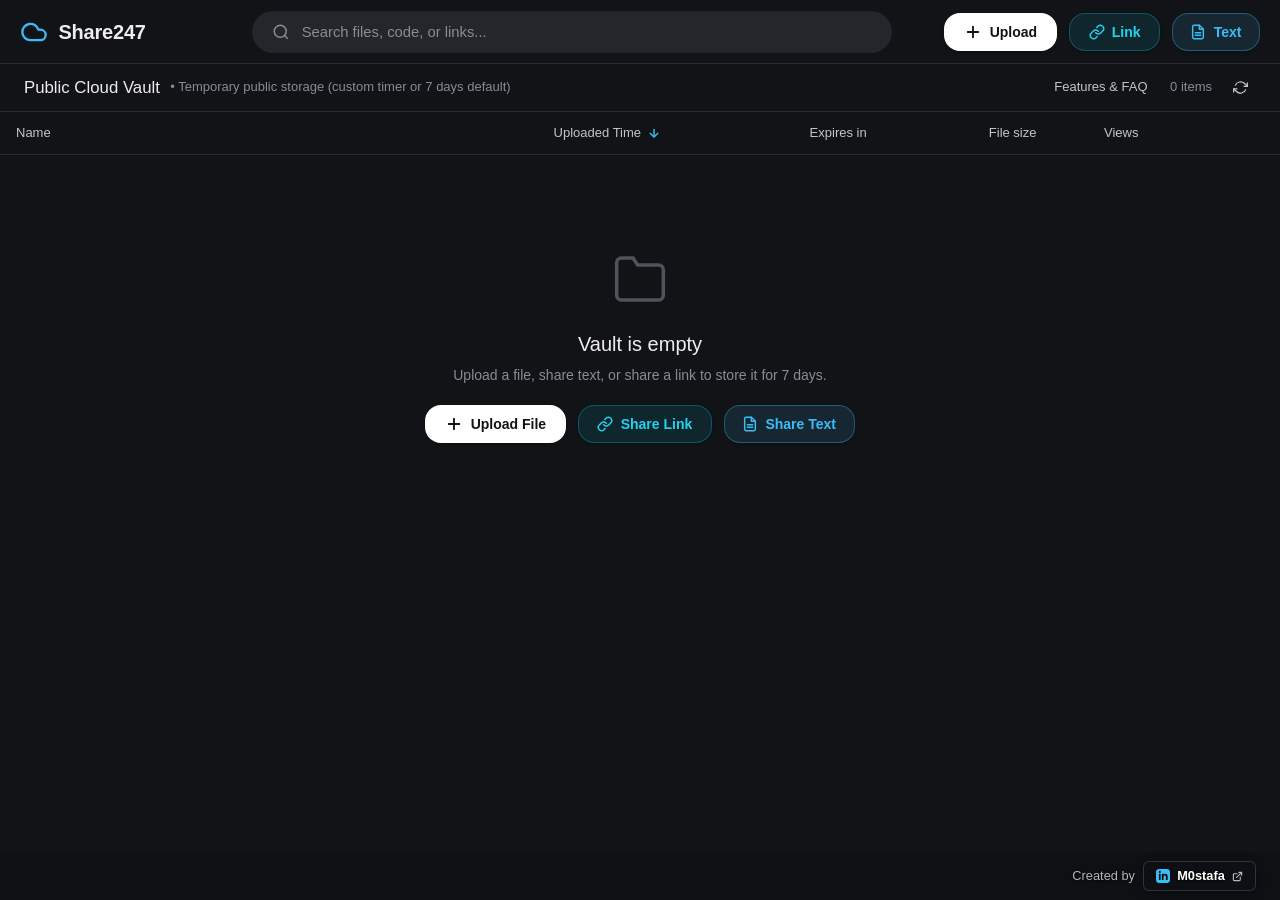
<file: index.html>
<!DOCTYPE html>
<html lang="en">
<head>
  <meta charset="utf-8">
  <meta name="viewport" content="width=device-width, initial-scale=1.0, viewport-fit=cover">
  <title>Share247 — Free File, Text &amp; Link Sharing (No Sign-Up)</title>
  <meta name="description" content="Share files up to 100 MB, paste text or C++/Python code with syntax highlighting, and share links anonymously. Auto-delete from 1 min to 7 days with optional PIN lock.">
  <meta name="keywords" content="free file sharing, temporary file upload, anonymous file sharing, paste text share, online code viewer, cpp viewer, pin protected file sharing, auto delete file share, share link online, 100mb file upload, no signup file transfer, share247">
  <meta name="robots" content="index, follow, max-image-preview:large, max-snippet:-1, max-video-preview:-1">
  <meta name="author" content="M0stafa">
  <meta name="application-name" content="Share247">
  <meta name="theme-color" content="#121316">
  <meta name="color-scheme" content="dark">
  <meta name="referrer" content="strict-origin-when-cross-origin">
  <meta name="google-site-verification" content="E_KTAPoQvBzC0WQX3gTks6dkW5eahexu9-jXiXvHyEk" />
  <link rel="canonical" href="https://share247.github.io/">
  <link rel="manifest" href="site.webmanifest">
  <link rel="sitemap" type="application/xml" title="Sitemap" href="https://share247.github.io/sitemap.xml">

  <!-- Open Graph / Social Sharing Metadata -->
  <meta property="og:type" content="website">
  <meta property="og:site_name" content="Share247">
  <meta property="og:locale" content="en_US">
  <meta property="og:url" content="https://share247.github.io/">
  <meta property="og:title" content="Share247 — Free File, Text &amp; Link Sharing (No Sign-Up)">
  <meta property="og:description" content="Upload files up to 100 MB, paste text or code snippets, and share web links instantly with custom auto-delete timers and optional PIN protection.">
  <meta property="og:image" content="https://share247.github.io/assets/og-image.png">
  <meta property="og:image:secure_url" content="https://share247.github.io/assets/og-image.png">
  <meta property="og:image:type" content="image/png">
  <meta property="og:image:width" content="1200">
  <meta property="og:image:height" content="630">
  <meta property="og:image:alt" content="Share247 — Instant File, Text and Link Sharing up to 100 MB with PIN lock and auto-delete timer">

  <!-- Twitter / X Card Metadata -->
  <meta name="twitter:card" content="summary_large_image">
  <meta name="twitter:title" content="Share247 — Free File, Text &amp; Link Sharing (No Sign-Up)">
  <meta name="twitter:description" content="Upload files up to 100 MB, paste text or C++/Python code snippets, and share links with custom auto-delete timers and optional PIN lock.">
  <meta name="twitter:image" content="https://share247.github.io/assets/og-image.png">
  <meta name="twitter:image:alt" content="Share247 Public Cloud Vault banner">

  <!-- Resource Hints & Icons -->
  <link rel="preconnect" href="https://cdn.jsdelivr.net" crossorigin>
  <link rel="icon" href="favicon.ico" sizes="any">
  <link rel="icon" type="image/svg+xml" href="assets/favicon.svg">
  <link rel="icon" type="image/png" sizes="192x192" href="assets/icon-192.png">
  <link rel="apple-touch-icon" sizes="192x192" href="assets/icon-192.png">
  <link rel="stylesheet" href="css/style.css?v=20261128-resp-v22">

  <!-- Structured Data (Schema.org WebSite & WebApplication) -->
  <script type="application/ld+json">
  {
    "@context": "https://schema.org",
    "@graph": [
      {
        "@type": "WebSite",
        "@id": "https://share247.github.io/#website",
        "name": "Share247",
        "alternateName": "Share247 Public Cloud Vault",
        "url": "https://share247.github.io/",
        "potentialAction": {
          "@type": "SearchAction",
          "target": {
            "@type": "EntryPoint",
            "urlTemplate": "https://share247.github.io/?q={search_term_string}"
          },
          "query-input": "required name=search_term_string"
        }
      },
      {
        "@type": "WebApplication",
        "@id": "https://share247.github.io/#app",
        "name": "Share247",
        "url": "https://share247.github.io/",
        "applicationCategory": "UtilitiesApplication",
        "operatingSystem": "Any",
        "browserRequirements": "Requires JavaScript. Works on desktop and mobile browsers.",
        "isAccessibleForFree": true,
        "description": "Free temporary cloud vault for sharing files up to 100 MB, pasting text or source code with syntax highlighting, and sharing links without registration.",
        "screenshot": "https://share247.github.io/assets/og-image.png",
        "featureList": [
          "Anonymous file uploads up to 100 MB without sign-up",
          "Instant text and code sharing (.txt, .cpp, .c, .py, .js, .json, .md) with syntax highlighting",
          "Web link sharing with instant preview cards and click tracking",
          "Custom auto-delete timer from 1 minute up to 7 days default",
          "Optional security PIN protection per shared file, link, or text snippet",
          "Built-in browser viewer for PDFs, Excel spreadsheets, Word docs, images, and code"
        ],
        "offers": {
          "@type": "Offer",
          "price": "0",
          "priceCurrency": "USD"
        },
        "author": {
          "@type": "Person",
          "name": "M0stafa",
          "url": "https://www.linkedin.com/in/m0stafa-kamal"
        }
      }
    ]
  }
  </script>
</head>
<body class="dark-theme">

  <!-- Top Navigation Bar -->
  <header class="navbar">
    <a href="#main-heading" class="skip-link visually-hidden">Skip to main content</a>
    <div class="nav-left">
      <a href="/" class="brand-item" aria-label="Share247 Home">
        <!-- Original Cloud Vault Icon -->
        <svg class="brand-icon" width="28" height="28" viewBox="0 0 24 24" fill="none" stroke="#38bdf8" stroke-width="2" stroke-linecap="round" stroke-linejoin="round" aria-hidden="true">
          <path d="M17.5 19H9a7 7 0 1 1 6.71-9h1.79a4.5 4.5 0 1 1 0 9Z"></path>
        </svg>
        <span class="brand-name">Share247</span>
      </a>
    </div>

    <!-- Center Search Bar -->
    <div class="nav-center">
      <search class="search-box">
        <form id="search-form" onsubmit="return false;">
          <label for="search-input" class="visually-hidden">Search public shared files, text, and links</label>
          <svg class="search-icon" width="18" height="18" viewBox="0 0 24 24" fill="none" stroke="currentColor" stroke-width="2" aria-hidden="true">
            <circle cx="11" cy="11" r="8"></circle>
            <line x1="21" y1="21" x2="16.65" y2="16.65"></line>
          </svg>
          <input type="search" id="search-input" name="q" placeholder="Search files, code, or links..." autocomplete="off">
          <button type="button" id="search-clear" class="btn-clear-search" hidden aria-label="Clear search">&times;</button>
        </form>
      </search>
    </div>

    <!-- Right Controls: Upload File & Share Link Buttons -->
    <div class="nav-right">
      <button id="btn-navbar-upload" class="btn-upload" type="button" aria-label="Upload file to public vault">
        <svg width="18" height="18" viewBox="0 0 24 24" fill="none" stroke="currentColor" stroke-width="2.5" stroke-linecap="round" stroke-linejoin="round" aria-hidden="true">
          <line x1="12" y1="5" x2="12" y2="19"></line>
          <line x1="5" y1="12" x2="19" y2="12"></line>
        </svg>
        <span>Upload</span>
      </button>
      <button id="btn-navbar-link" class="btn-add-link" type="button" aria-label="Share a link or URL in public vault">
        <svg width="16" height="16" viewBox="0 0 24 24" fill="none" stroke="currentColor" stroke-width="2.2" stroke-linecap="round" stroke-linejoin="round" aria-hidden="true">
          <path d="M10 13a5 5 0 0 0 7.54.54l3-3a5 5 0 0 0-7.07-7.07l-1.72 1.71"></path>
          <path d="M14 11a5 5 0 0 0-7.54-.54l-3 3a5 5 0 0 0 7.07 7.07l1.71-1.71"></path>
        </svg>
        <span>Link</span>
      </button>
      <button id="btn-navbar-text" class="btn-add-text" type="button" aria-label="Share pasted text in public vault">
        <svg width="16" height="16" viewBox="0 0 24 24" fill="none" stroke="currentColor" stroke-width="2.2" stroke-linecap="round" stroke-linejoin="round" aria-hidden="true">
          <path d="M14 2H6a2 2 0 0 0-2 2v16a2 2 0 0 0 2 2h12a2 2 0 0 0 2-2V8z"></path>
          <polyline points="14 2 14 8 20 8"></polyline>
          <line x1="16" y1="13" x2="8" y2="13"></line>
          <line x1="16" y1="17" x2="8" y2="17"></line>
        </svg>
        <span>Text</span>
      </button>
      <input type="file" id="file-input" hidden multiple>
    </div>
  </header>

  <!-- Main Full-Viewport Vault Table -->
  <main class="vault-main" id="main-content">
    <!-- Table Subheader -->
    <div class="vault-subnav">
      <div class="subnav-left">
        <h1 id="main-heading" class="view-title" tabindex="-1">Public Cloud Vault</h1>
        <span class="view-subtitle">&bull; Temporary public storage (custom timer or 7 days default)</span>
      </div>
      <div class="subnav-right">
        <a href="home/" class="subnav-guide-link" title="Learn about Share247 features and FAQ">Features &amp; FAQ</a>
        <span id="files-counter" class="item-count">0 items</span>
          <button id="btn-refresh" class="subnav-btn" type="button" aria-label="Refresh files list">
            <svg width="15" height="15" viewBox="0 0 24 24" fill="none" stroke="currentColor" stroke-width="2" aria-hidden="true">
              <polyline points="23 4 23 10 17 10"></polyline>
              <polyline points="1 20 1 14 7 14"></polyline>
              <path d="M3.51 9a9 9 0 0 1 14.85-3.36L23 10M1 14l4.64 4.36A9 9 0 0 0 20.49 15"></path>
            </svg>
          </button>
        </div>
      </div>

    <!-- File List Table -->
    <div class="table-container" tabindex="0" role="region" aria-labelledby="vault-table-caption">
      <table class="vault-table">
        <caption id="vault-table-caption" class="sr-only">Public shared files list</caption>
        <thead>
          <tr>
            <th class="th-name" scope="col" id="col-sort-name" role="button" tabindex="0" aria-sort="none">
              <span class="th-content">
                Name
                <svg id="name-sort-arrow" class="sort-arrow" width="14" height="14" viewBox="0 0 24 24" fill="none" stroke="currentColor" stroke-width="2.5" aria-hidden="true">
                  <line x1="12" y1="19" x2="12" y2="5"></line>
                  <polyline points="5 12 12 5 19 12"></polyline>
                </svg>
              </span>
            </th>
            <th class="th-date" scope="col" id="col-sort-date" role="button" tabindex="0" aria-sort="descending">
              <span class="th-content">
                Uploaded Time
                <svg id="date-sort-arrow" class="sort-arrow desc" width="14" height="14" viewBox="0 0 24 24" fill="none" stroke="currentColor" stroke-width="2.5" aria-hidden="true">
                  <line x1="12" y1="19" x2="12" y2="5"></line>
                  <polyline points="5 12 12 5 19 12"></polyline>
                </svg>
              </span>
            </th>
            <th class="th-expires" scope="col">
              <span class="th-content">Expires in</span>
            </th>
            <th class="th-size" scope="col" id="col-sort-size" role="button" tabindex="0" aria-sort="none">
              <span class="th-content">
                File size
                <svg id="size-sort-arrow" class="sort-arrow" width="14" height="14" viewBox="0 0 24 24" fill="none" stroke="currentColor" stroke-width="2.5" aria-hidden="true">
                  <line x1="12" y1="19" x2="12" y2="5"></line>
                  <polyline points="5 12 12 5 19 12"></polyline>
                </svg>
              </span>
            </th>
            <th class="th-views" scope="col" id="col-sort-views" role="button" tabindex="0" aria-sort="none">
              <span class="th-content">
                Views
                <svg id="views-sort-arrow" class="sort-arrow" width="14" height="14" viewBox="0 0 24 24" fill="none" stroke="currentColor" stroke-width="2.5" aria-hidden="true">
                  <line x1="12" y1="19" x2="12" y2="5"></line>
                  <polyline points="5 12 12 5 19 12"></polyline>
                </svg>
              </span>
            </th>
            <th class="th-actions" scope="col">
              <span class="sr-only">Actions</span>
            </th>
          </tr>
        </thead>
        <tbody id="files-tbody">
          <!-- Dynamically populated rows -->
        </tbody>
      </table>

      <!-- Perfect Web Loader -->
      <div id="vault-loader" class="vault-loader" aria-live="polite">
        <div class="loader-spinner-wrap">
          <div class="loader-glow-ring"></div>
          <div class="loader-inner-circle">
            <svg width="22" height="22" viewBox="0 0 24 24" fill="none" stroke="#38bdf8" stroke-width="2" stroke-linecap="round" stroke-linejoin="round" aria-hidden="true">
              <path d="M17.5 19H9a7 7 0 1 1 6.71-9h1.79a4.5 4.5 0 1 1 0 9Z"></path>
            </svg>
          </div>
        </div>
        <div class="loader-title">Loading Public Vault</div>
        <div class="loader-subtitle">Synchronizing with Supabase Cloud...</div>
      </div>

      <!-- Empty State -->
      <div id="empty-state" class="vault-empty-state" hidden>
        <div class="empty-icon" aria-hidden="true">
          <svg width="56" height="56" viewBox="0 0 24 24" fill="none" stroke="#52525b" stroke-width="1.5">
            <path d="M22 19a2 2 0 0 1-2 2H4a2 2 0 0 1-2-2V5a2 2 0 0 1 2-2h5l2 3h9a2 2 0 0 1 2 2z"></path>
          </svg>
        </div>
        <h2>Vault is empty</h2>
        <p>Upload a file or share a link to store it for 7 days with automatic purging.</p>
        <div class="empty-actions">
          <button id="btn-empty-upload" class="btn-upload" type="button">
            <svg width="18" height="18" viewBox="0 0 24 24" fill="none" stroke="currentColor" stroke-width="2.5" stroke-linecap="round" stroke-linejoin="round" aria-hidden="true">
              <line x1="12" y1="5" x2="12" y2="19"></line>
              <line x1="5" y1="12" x2="19" y2="12"></line>
            </svg>
            <span>Upload File</span>
          </button>
          <button id="btn-empty-link" class="btn-add-link" type="button">
            <svg width="16" height="16" viewBox="0 0 24 24" fill="none" stroke="currentColor" stroke-width="2.2" stroke-linecap="round" stroke-linejoin="round" aria-hidden="true">
              <path d="M10 13a5 5 0 0 0 7.54.54l3-3a5 5 0 0 0-7.07-7.07l-1.72 1.71"></path>
              <path d="M14 11a5 5 0 0 0-7.54-.54l-3 3a5 5 0 0 0 7.07 7.07l1.71-1.71"></path>
            </svg>
            <span>Share Link</span>
          </button>
          <button id="btn-empty-text" class="btn-add-text" type="button">
            <svg width="16" height="16" viewBox="0 0 24 24" fill="none" stroke="currentColor" stroke-width="2.2" stroke-linecap="round" stroke-linejoin="round" aria-hidden="true">
              <path d="M14 2H6a2 2 0 0 0-2 2v16a2 2 0 0 0 2 2h12a2 2 0 0 0 2-2V8z"></path>
              <polyline points="14 2 14 8 20 8"></polyline>
              <line x1="16" y1="13" x2="8" y2="13"></line>
              <line x1="16" y1="17" x2="8" y2="17"></line>
            </svg>
            <span>Share Text</span>
          </button>
        </div>
      </div>
    </div>
    <noscript>
      <section class="noscript-summary" style="padding: 1.25rem; margin: 1rem; border: 1px solid rgba(148, 163, 184, 0.25); border-radius: 10px; background: rgba(15, 23, 42, 0.85); color: #e2e8f0; line-height: 1.6;">
        <h2>Share247 — Free Anonymous File, Text &amp; Link Sharing</h2>
        <p>Upload files up to 100 MB, paste text or source code (.cpp, .c, .py, .js, .json, .md) with syntax highlighting, and share web links with automatic expiration (1 minute to 7 days) and optional PIN protection.</p>
        <p>JavaScript is required to load the live public vault table. You can read the <a href="home/" style="color: #38bdf8;">Share247 Features &amp; FAQ</a>.</p>
      </section>
    </noscript>
  </main>

  <!-- Full-Width Database Storage Trace Footer -->
  <footer class="vault-footer" id="vault-footer" title="Database Storage Trace">
    <!-- Red Filled Space Bar (expands horizontally across the full footer, overlapping creator info) -->
    <div id="footer-storage-fill" class="footer-storage-fill" style="width: 0%;"></div>

    <div class="footer-content">
      <div class="footer-right">
        <div class="creator-badge">
          <span class="creator-label">Created by</span>
          <a href="https://www.linkedin.com/in/m0stafa-kamal" target="_blank" rel="noopener noreferrer" class="creator-link" title="Connect with M0stafa on LinkedIn">
            <svg class="linkedin-svg" width="14" height="14" viewBox="0 0 24 24" fill="currentColor" aria-hidden="true">
              <path d="M19 0h-14c-2.761 0-5 2.239-5 5v14c0 2.761 2.239 5 5 5h14c2.762 0 5-2.239 5-5v-14c0-2.761-2.238-5-5-5zm-11 19h-3v-11h3v11zm-1.5-12.268c-.966 0-1.75-.79-1.75-1.764s.784-1.764 1.75-1.764 1.75.79 1.75 1.764-.783 1.764-1.75 1.764zm13.5 12.268h-3v-5.604c0-3.368-4-3.113-4 0v5.604h-3v-11h3v1.765c1.396-2.586 7-2.777 7 2.476v6.759z"/>
            </svg>
            <span class="creator-name">M0stafa</span>
            <svg class="creator-arrow" width="11" height="11" viewBox="0 0 24 24" fill="none" stroke="currentColor" stroke-width="2.5" stroke-linecap="round" stroke-linejoin="round" aria-hidden="true">
              <path d="M18 13v6a2 2 0 0 1-2 2H5a2 2 0 0 1-2-2V8a2 2 0 0 1 2-2h6"></path>
              <polyline points="15 3 21 3 21 9"></polyline>
              <line x1="10" y1="14" x2="21" y2="3"></line>
            </svg>
          </a>
        </div>
      </div>
    </div>
  </footer>

  <!-- Fullscreen Drag & Drop Overlay -->
  <div id="drag-overlay" class="drag-overlay" hidden>
    <div class="drag-box">
      <div class="drag-icon-pulse">
        <svg width="44" height="44" viewBox="0 0 24 24" fill="none" stroke="currentColor" stroke-width="2" stroke-linecap="round" stroke-linejoin="round" aria-hidden="true">
          <path d="M4 14.899A7 7 0 1 1 15.71 8h1.79a4.5 4.5 0 0 1 2.5 8.242"></path>
          <path d="M12 12v9"></path>
          <path d="m16 16-4-4-4 4"></path>
        </svg>
      </div>
      <h3>Drop files to upload instantly</h3>
      <p>Ephemeral 7-day public cloud vault &bull; Release anywhere to share</p>
    </div>
  </div>

  <!-- Classic Upload Tracer Widget -->
  <aside id="upload-widget" class="upload-widget classic-tracer" hidden aria-label="Upload status">
    <div class="upload-widget-header">
      <div class="tracer-header-left">
        <span class="tracer-pulse-dot" id="tracer-pulse-dot"></span>
        <span id="upload-widget-title" class="tracer-title">Uploading File</span>
      </div>
      <button id="btn-close-upload-widget" class="widget-close-btn" type="button" aria-label="Dismiss">&times;</button>
    </div>
    <div class="upload-widget-body">
      <div class="widget-file-row">
        <div id="widget-file-icon" class="widget-badge icon-type-blue">DOC</div>
        <div class="widget-file-info">
          <span id="widget-file-name" class="widget-filename">filename.ext</span>
          <span id="widget-file-percent" class="tracer-percent-badge">0%</span>
        </div>
      </div>
      
      <!-- Classic Tracer Progress Bar -->
      <div class="tracer-track" role="progressbar" aria-label="Upload progress" aria-valuenow="0" aria-valuemin="0" aria-valuemax="100">
        <div id="tracer-bar-fill" class="tracer-fill" style="width: 0%;">
          <div class="tracer-glow-tip"></div>
        </div>
      </div>

      <!-- Classic Telemetry Metrics Grid -->
      <div class="tracer-metrics">
        <div class="tracer-metric-box">
          <span class="tracer-metric-label">Uploaded / Total</span>
          <span id="tracer-size" class="tracer-metric-val">0 B / 0 B</span>
        </div>
        <div class="tracer-metric-box">
          <span class="tracer-metric-label">Speed</span>
          <span id="tracer-speed" class="tracer-metric-val">0 KB/s</span>
        </div>
        <div class="tracer-metric-box">
          <span class="tracer-metric-label">Time Remaining</span>
          <span id="tracer-eta" class="tracer-metric-val">--</span>
        </div>
      </div>
    </div>
  </aside>

  <!-- Upload Options Dialog (Public vs PIN Protected) with In-Modal Drag & Drop -->
  <dialog id="upload-dialog" aria-labelledby="upload-dialog-title">
    <div class="dialog-box">
      <div class="dialog-header">
        <div class="dialog-title-group">
          <div class="dialog-title-icon icon-upload-modal">
            <svg width="18" height="18" viewBox="0 0 24 24" fill="none" stroke="currentColor" stroke-width="2" stroke-linecap="round" stroke-linejoin="round">
              <path d="M21 15v4a2 2 0 0 1-2 2H5a2 2 0 0 1-2-2v-4"></path>
              <polyline points="17 8 12 3 7 8"></polyline>
              <line x1="12" y1="3" x2="12" y2="15"></line>
            </svg>
          </div>
          <h3 id="upload-dialog-title">Upload &amp; Share File</h3>
        </div>
        <button type="button" class="btn-dialog-close" aria-label="Close dialog">
          <svg width="15" height="15" viewBox="0 0 24 24" fill="none" stroke="currentColor" stroke-width="2.5" stroke-linecap="round" stroke-linejoin="round">
            <line x1="18" y1="6" x2="6" y2="18"></line>
            <line x1="6" y1="6" x2="18" y2="18"></line>
          </svg>
        </button>
      </div>

      <!-- In-Modal Drag & Drop Zone -->
      <div id="modal-dropzone" class="modal-dropzone" role="button" tabindex="0" title="Click or drag file here to change file">
        <div class="dropzone-icon">
          <svg width="28" height="28" viewBox="0 0 24 24" fill="none" stroke="currentColor" stroke-width="2" stroke-linecap="round" stroke-linejoin="round">
            <path d="M4 14.899A7 7 0 1 1 15.71 8h1.79a4.5 4.5 0 0 1 2.5 8.242"></path>
            <path d="M12 12v9"></path>
            <path d="m16 16-4-4-4 4"></path>
          </svg>
        </div>
        <div class="dropzone-text">
          <p class="dropzone-prompt"><strong>Drag &amp; drop file here</strong> or <span class="dropzone-browse">browse</span></p>
          <p class="dropzone-limit">Supports any file &bull; Max 100 MB</p>
        </div>
        <input type="file" id="modal-file-picker" hidden>
      </div>

      <div class="dialog-file-card">
        <div id="upload-modal-badge" class="file-badge icon-type-blue">FILE</div>
        <div class="dialog-file-meta">
          <h4 id="upload-modal-name">filename.ext</h4>
          <p id="upload-modal-meta">0 B &bull; Auto-purges after 7 days</p>
        </div>
      </div>

      <form id="upload-options-form">
        <div class="dialog-field">
          <label for="upload-duration-select">Visibility Duration</label>
          <select id="upload-duration-select" name="duration" class="duration-select">
            <option value="604800000" selected>7 days (Default)</option>
            <option value="259200000">3 days</option>
            <option value="86400000">24 hours (1 day)</option>
            <option value="21600000">6 hours</option>
            <option value="3600000">1 hour</option>
            <option value="900000">15 minutes</option>
            <option value="300000">5 minutes</option>
            <option value="60000">1 minute</option>
            <option value="custom">Custom duration...</option>
          </select>
          <div id="upload-custom-duration-group" class="custom-duration-row" hidden>
            <input type="number" id="upload-custom-duration-value" min="1" max="10080" placeholder="Enter time" inputmode="numeric">
            <select id="upload-custom-duration-unit" aria-label="Duration unit">
              <option value="60000">Minutes</option>
              <option value="3600000" selected>Hours</option>
              <option value="86400000">Days</option>
            </select>
          </div>
          <p class="dialog-hint">Item stays visible until this duration ends, then deletes automatically (max 7 days).</p>
        </div>

        <div class="dialog-field">
          <label>Sharing Security</label>
          <div class="access-options">
            <label class="access-option-label">
              <input type="radio" name="upload_access_type" value="public" checked id="radio-upload-public">
              <span class="access-option-box">
                <span class="access-icon">
                  <svg width="20" height="20" viewBox="0 0 24 24" fill="none" stroke="currentColor" stroke-width="2" stroke-linecap="round" stroke-linejoin="round" aria-hidden="true">
                    <circle cx="12" cy="12" r="10"></circle>
                    <line x1="2" y1="12" x2="22" y2="12"></line>
                    <path d="M12 2a15.3 15.3 0 0 1 4 10 15.3 15.3 0 0 1-4 10 15.3 15.3 0 0 1-4-10 15.3 15.3 0 0 1 4-10z"></path>
                  </svg>
                </span>
                <span class="access-text">
                  <strong>Public</strong>
                  <small>Anyone can view and download</small>
                </span>
              </span>
            </label>
            <label class="access-option-label">
              <input type="radio" name="upload_access_type" value="pin" id="radio-upload-pin">
              <span class="access-option-box">
                <span class="access-icon">
                  <svg width="20" height="20" viewBox="0 0 24 24" fill="none" stroke="currentColor" stroke-width="2" stroke-linecap="round" stroke-linejoin="round" aria-hidden="true">
                    <rect x="3" y="11" width="18" height="11" rx="2" ry="2"></rect>
                    <path d="M7 11V7a5 5 0 0 1 10 0v4"></path>
                  </svg>
                </span>
                <span class="access-text">
                  <strong>PIN Protected</strong>
                  <small>Requires a PIN code to download</small>
                </span>
              </span>
            </label>
          </div>
        </div>

        <div id="upload-pin-group" class="dialog-field" hidden>
          <label for="upload-pin-code">Set Security PIN</label>
          <input type="text" id="upload-pin-code" class="pin-input-field" maxlength="12" placeholder="e.g. 1234" autocomplete="off" inputmode="numeric">
          <p class="dialog-hint">Users on other devices will need to enter this PIN to unlock and download the file.</p>
        </div>

        <div class="dialog-actions">
          <button type="button" class="btn-action-secondary btn-dialog-cancel">Cancel</button>
          <button type="submit" id="btn-confirm-upload" class="btn-action-primary">Upload &amp; Share</button>
        </div>
      </form>
    </div>
  </dialog>

  <!-- Share Link Dialog (Simple URL Sharing) -->
  <dialog id="link-dialog" aria-labelledby="link-dialog-title">
    <div class="dialog-box">
      <div class="dialog-header">
        <div class="dialog-title-group">
          <div class="dialog-title-icon icon-link-modal">
            <svg width="18" height="18" viewBox="0 0 24 24" fill="none" stroke="currentColor" stroke-width="2.2" stroke-linecap="round" stroke-linejoin="round">
              <path d="M10 13a5 5 0 0 0 7.54.54l3-3a5 5 0 0 0-7.07-7.07l-1.72 1.71"></path>
              <path d="M14 11a5 5 0 0 0-7.54-.54l-3 3a5 5 0 0 0 7.07 7.07l1.71-1.71"></path>
            </svg>
          </div>
          <h3 id="link-dialog-title">Share a Link</h3>
        </div>
        <button type="button" class="btn-dialog-close" aria-label="Close dialog">
          <svg width="15" height="15" viewBox="0 0 24 24" fill="none" stroke="currentColor" stroke-width="2.5" stroke-linecap="round" stroke-linejoin="round">
            <line x1="18" y1="6" x2="6" y2="18"></line>
            <line x1="6" y1="6" x2="18" y2="18"></line>
          </svg>
        </button>
      </div>

      <form id="link-options-form">
        <!-- Target URL Field -->
        <div class="dialog-field">
          <label for="link-url-input">Destination URL <span class="required-star">*</span></label>
          <input type="text" id="link-url-input" class="dialog-input" placeholder="https://example.com/resource" required autocomplete="off">
        </div>

        <div class="dialog-field">
          <label for="link-duration-select">Visibility Duration</label>
          <select id="link-duration-select" name="duration" class="duration-select">
            <option value="604800000" selected>7 days (Default)</option>
            <option value="259200000">3 days</option>
            <option value="86400000">24 hours (1 day)</option>
            <option value="21600000">6 hours</option>
            <option value="3600000">1 hour</option>
            <option value="900000">15 minutes</option>
            <option value="300000">5 minutes</option>
            <option value="60000">1 minute</option>
            <option value="custom">Custom duration...</option>
          </select>
          <div id="link-custom-duration-group" class="custom-duration-row" hidden>
            <input type="number" id="link-custom-duration-value" min="1" max="10080" placeholder="Enter time" inputmode="numeric">
            <select id="link-custom-duration-unit" aria-label="Duration unit">
              <option value="60000">Minutes</option>
              <option value="3600000" selected>Hours</option>
              <option value="86400000">Days</option>
            </select>
          </div>
          <p class="dialog-hint">Defaults to 7 days if unchanged, then deletes automatically.</p>
        </div>

        <div class="dialog-field">
          <label>Sharing Security</label>
          <div class="access-options">
            <label class="access-option-label">
              <input type="radio" name="link_access_type" value="public" checked id="radio-link-public">
              <span class="access-option-box">
                <span class="access-icon">
                  <svg width="20" height="20" viewBox="0 0 24 24" fill="none" stroke="currentColor" stroke-width="2" stroke-linecap="round" stroke-linejoin="round" aria-hidden="true">
                    <circle cx="12" cy="12" r="10"></circle>
                    <line x1="2" y1="12" x2="22" y2="12"></line>
                    <path d="M12 2a15.3 15.3 0 0 1 4 10 15.3 15.3 0 0 1-4 10 15.3 15.3 0 0 1-4-10 15.3 15.3 0 0 1 4-10z"></path>
                  </svg>
                </span>
                <span class="access-text">
                  <strong>Public</strong>
                  <small>Anyone can open link</small>
                </span>
              </span>
            </label>
            <label class="access-option-label">
              <input type="radio" name="link_access_type" value="pin" id="radio-link-pin">
              <span class="access-option-box">
                <span class="access-icon">
                  <svg width="20" height="20" viewBox="0 0 24 24" fill="none" stroke="currentColor" stroke-width="2" stroke-linecap="round" stroke-linejoin="round" aria-hidden="true">
                    <rect x="3" y="11" width="18" height="11" rx="2" ry="2"></rect>
                    <path d="M7 11V7a5 5 0 0 1 10 0v4"></path>
                  </svg>
                </span>
                <span class="access-text">
                  <strong>PIN Protected</strong>
                  <small>Requires a PIN to open</small>
                </span>
              </span>
            </label>
          </div>
        </div>

        <div id="link-pin-group" class="dialog-field" hidden>
          <label for="link-pin-code">Set Security PIN</label>
          <input type="text" id="link-pin-code" class="pin-input-field" maxlength="12" placeholder="e.g. 1234" autocomplete="off" inputmode="numeric">
          <p class="dialog-hint">Users must enter this PIN to view or open the destination URL.</p>
        </div>

        <div class="dialog-actions">
          <button type="button" class="btn-action-secondary btn-dialog-cancel">Cancel</button>
          <button type="submit" id="btn-confirm-link" class="btn-action-primary">
            <svg width="15" height="15" viewBox="0 0 24 24" fill="none" stroke="currentColor" stroke-width="2" stroke-linecap="round" stroke-linejoin="round">
              <path d="M10 13a5 5 0 0 0 7.54.54l3-3a5 5 0 0 0-7.07-7.07l-1.72 1.71"></path>
              <path d="M14 11a5 5 0 0 0-7.54-.54l-3 3a5 5 0 0 0 7.07 7.07l1.71-1.71"></path>
            </svg>
            Save &amp; Share Link
          </button>
        </div>
      </form>
    </div>
  </dialog>

  <!-- Share Text Dialog (Minimal Paste & Share) -->
  <dialog id="text-dialog" class="text-dialog" aria-labelledby="text-dialog-title">
    <div class="dialog-box">
      <div class="dialog-header">
        <div class="dialog-title-group">
          <div class="dialog-title-icon icon-text-modal">
            <svg width="18" height="18" viewBox="0 0 24 24" fill="none" stroke="currentColor" stroke-width="2.2" stroke-linecap="round" stroke-linejoin="round" aria-hidden="true">
              <path d="M14 2H6a2 2 0 0 0-2 2v16a2 2 0 0 0 2 2h12a2 2 0 0 0 2-2V8z"></path>
              <polyline points="14 2 14 8 20 8"></polyline>
              <line x1="16" y1="13" x2="8" y2="13"></line>
              <line x1="16" y1="17" x2="8" y2="17"></line>
            </svg>
          </div>
          <h3 id="text-dialog-title">Share Text</h3>
        </div>
        <button type="button" class="btn-dialog-close" aria-label="Close dialog">
          <svg width="15" height="15" viewBox="0 0 24 24" fill="none" stroke="currentColor" stroke-width="2.5" stroke-linecap="round" stroke-linejoin="round" aria-hidden="true">
            <line x1="18" y1="6" x2="6" y2="18"></line>
            <line x1="6" y1="6" x2="18" y2="18"></line>
          </svg>
        </button>
      </div>

      <form id="quick-text-form">
        <div class="dialog-field text-dialog-field">
          <label for="quick-text-input">Text or Code <span class="required-star">*</span></label>
          <div class="growable-textarea text-dialog-grow" data-replicated-value="">
            <textarea
              id="quick-text-input"
              name="text_content"
              rows="6"
              placeholder="Paste or type text to share..."
              enterkeyhint="send"
              autofocus
              required
            ></textarea>
          </div>
          <div class="text-dialog-status-row">
            <span id="quick-text-stats" class="quick-text-stats">0 chars</span>
            <div class="text-dialog-status-actions">
              <span class="quick-text-shortcut" aria-hidden="true">Ctrl+Enter</span>
              <button type="button" id="btn-quick-text-clear" class="btn-quick-clear">Clear</button>
            </div>
          </div>
        </div>

        <div class="dialog-field text-dialog-options">
          <div class="text-dialog-opt-title">
            <label for="quick-text-title" class="visually-hidden">Optional file title</label>
            <input type="text" id="quick-text-title" name="title" class="quick-meta-input" placeholder="Title (optional)" maxlength="120" autocomplete="off">
          </div>
          <div>
            <label for="quick-text-ext" class="visually-hidden">Format</label>
            <select id="quick-text-ext" name="extension" class="quick-meta-select">
              <option value="txt">.txt</option>
              <option value="md">.md</option>
              <option value="cpp">.cpp</option>
              <option value="c">.c</option>
              <option value="py">.py</option>
              <option value="js">.js</option>
              <option value="json">.json</option>
              <option value="html">.html</option>
              <option value="css">.css</option>
            </select>
          </div>
        </div>

        <div class="dialog-field">
          <label for="text-duration-select">Visibility Duration</label>
          <select id="text-duration-select" name="duration" class="duration-select">
            <option value="604800000" selected>7 days (Default)</option>
            <option value="259200000">3 days</option>
            <option value="86400000">24 hours (1 day)</option>
            <option value="21600000">6 hours</option>
            <option value="3600000">1 hour</option>
            <option value="900000">15 minutes</option>
            <option value="300000">5 minutes</option>
            <option value="60000">1 minute</option>
            <option value="custom">Custom duration...</option>
          </select>
          <div id="text-custom-duration-group" class="custom-duration-row" hidden>
            <input type="number" id="text-custom-duration-value" min="1" max="10080" placeholder="Enter time" inputmode="numeric">
            <select id="text-custom-duration-unit" aria-label="Duration unit">
              <option value="60000">Minutes</option>
              <option value="3600000" selected>Hours</option>
              <option value="86400000">Days</option>
            </select>
          </div>
          <p class="dialog-hint">Defaults to 7 days if unchanged, then deletes automatically.</p>
        </div>

        <div class="dialog-field">
          <label>Sharing Security</label>
          <div class="access-options">
            <label class="access-option-label">
              <input type="radio" name="text_access_type" value="public" checked id="radio-text-public">
              <span class="access-option-box">
                <span class="access-icon">
                  <svg width="20" height="20" viewBox="0 0 24 24" fill="none" stroke="currentColor" stroke-width="2" stroke-linecap="round" stroke-linejoin="round" aria-hidden="true">
                    <circle cx="12" cy="12" r="10"></circle>
                    <line x1="2" y1="12" x2="22" y2="12"></line>
                    <path d="M12 2a15.3 15.3 0 0 1 4 10 15.3 15.3 0 0 1-4 10 15.3 15.3 0 0 1-4-10 15.3 15.3 0 0 1 4-10z"></path>
                  </svg>
                </span>
                <span class="access-text">
                  <strong>Public</strong>
                  <small>Anyone can view and copy</small>
                </span>
              </span>
            </label>
            <label class="access-option-label">
              <input type="radio" name="text_access_type" value="pin" id="radio-text-pin">
              <span class="access-option-box">
                <span class="access-icon">
                  <svg width="20" height="20" viewBox="0 0 24 24" fill="none" stroke="currentColor" stroke-width="2" stroke-linecap="round" stroke-linejoin="round" aria-hidden="true">
                    <rect x="3" y="11" width="18" height="11" rx="2" ry="2"></rect>
                    <path d="M7 11V7a5 5 0 0 1 10 0v4"></path>
                  </svg>
                </span>
                <span class="access-text">
                  <strong>PIN Protected</strong>
                  <small>Requires a PIN to read</small>
                </span>
              </span>
            </label>
          </div>
        </div>

        <div id="text-pin-group" class="dialog-field" hidden>
          <label for="text-pin-code">Set Security PIN</label>
          <input type="text" id="text-pin-code" class="pin-input-field" maxlength="12" placeholder="e.g. 1234" autocomplete="off" inputmode="numeric">
          <p class="dialog-hint">Users must enter this PIN to read or download the text.</p>
        </div>

        <div class="dialog-actions">
          <button type="button" class="btn-action-secondary btn-dialog-cancel">Cancel</button>
          <button type="submit" id="btn-quick-share" class="btn-action-primary">
            <svg width="15" height="15" viewBox="0 0 24 24" fill="none" stroke="currentColor" stroke-width="2.2" stroke-linecap="round" stroke-linejoin="round" aria-hidden="true">
              <line x1="22" y1="2" x2="11" y2="13"></line>
              <polygon points="22 2 15 22 11 13 2 9 22 2"></polygon>
            </svg>
            <span>Share Text</span>
          </button>
        </div>
      </form>
    </div>
  </dialog>

  <!-- PIN Unlock Dialog -->
  <dialog id="pin-dialog" aria-labelledby="pin-dialog-title">
    <div class="dialog-box">
      <div class="dialog-header">
        <div class="dialog-title-group">
          <div class="dialog-title-icon icon-pin-locked">
            <svg width="18" height="18" viewBox="0 0 24 24" fill="none" stroke="currentColor" stroke-width="2" stroke-linecap="round" stroke-linejoin="round">
              <rect x="3" y="11" width="18" height="11" rx="2" ry="2"></rect>
              <path d="M7 11V7a5 5 0 0 1 10 0v4"></path>
            </svg>
          </div>
          <h3 id="pin-dialog-title">Protected Item</h3>
        </div>
        <button type="button" class="btn-dialog-close" aria-label="Close dialog">
          <svg width="15" height="15" viewBox="0 0 24 24" fill="none" stroke="currentColor" stroke-width="2.5" stroke-linecap="round" stroke-linejoin="round">
            <line x1="18" y1="6" x2="6" y2="18"></line>
            <line x1="6" y1="6" x2="18" y2="18"></line>
          </svg>
        </button>
      </div>

      <p class="dialog-desc" id="pin-dialog-desc">
        This item is secured with an access PIN. Enter the PIN to unlock.
      </p>

      <div class="dialog-file-card">
        <div id="pin-modal-badge" class="file-badge icon-type-amber">PIN</div>
        <div class="dialog-file-meta">
          <h4 id="pin-modal-name">filename.ext</h4>
          <p id="pin-modal-meta">0 B &bull; PIN Protected</p>
        </div>
      </div>

      <form id="pin-unlock-form">
        <div class="dialog-field">
          <label for="unlock-pin-code">Enter PIN Code</label>
          <div class="pin-input-wrap">
            <input type="password" id="unlock-pin-code" class="pin-input-field" placeholder="Enter PIN (e.g. 1234)" required autocomplete="off" autofocus inputmode="numeric">
            <button type="button" id="btn-toggle-pin-visibility" class="btn-toggle-pin" aria-label="Show or hide PIN">
              <svg id="pin-eye-icon" width="16" height="16" viewBox="0 0 24 24" fill="none" stroke="currentColor" stroke-width="2" stroke-linecap="round" stroke-linejoin="round">
                <path d="M1 12s4-8 11-8 11 8 11 8-4 8-11 8-11-8-11-8z"></path>
                <circle cx="12" cy="3" r="3"></circle>
              </svg>
            </button>
          </div>
          <p id="pin-error-feedback" class="pin-error-msg" hidden>Incorrect PIN. Please try again.</p>
        </div>

        <div class="dialog-actions">
          <button type="button" class="btn-action-secondary btn-dialog-cancel">Cancel</button>
          <button type="submit" class="btn-action-primary" id="btn-pin-submit">
            <svg width="15" height="15" viewBox="0 0 24 24" fill="none" stroke="currentColor" stroke-width="2" stroke-linecap="round" stroke-linejoin="round">
              <rect x="3" y="11" width="18" height="11" rx="2" ry="2"></rect>
              <path d="M7 11V7a5 5 0 0 1 9.9-1"></path>
            </svg>
            <span id="pin-submit-text">Unlock &amp; Access</span>
          </button>
        </div>
      </form>
    </div>
  </dialog>

  <!-- Direct File & Link Share Dialog -->
  <dialog id="share-dialog" aria-labelledby="share-dialog-title">
    <div class="dialog-box">
      <div class="dialog-header">
        <div class="dialog-title-group">
          <div class="dialog-title-icon icon-details">
            <svg id="share-dialog-header-svg" width="18" height="18" viewBox="0 0 24 24" fill="none" stroke="currentColor" stroke-width="2" stroke-linecap="round" stroke-linejoin="round">
              <path d="M14 2H6a2 2 0 0 0-2 2v16a2 2 0 0 0 2 2h12a2 2 0 0 0 2-2V8z"></path>
              <polyline points="14 2 14 8 20 8"></polyline>
              <line x1="16" y1="13" x2="8" y2="13"></line>
              <line x1="16" y1="17" x2="8" y2="17"></line>
              <polyline points="10 9 9 9 8 9"></polyline>
            </svg>
          </div>
          <h3 id="share-dialog-title">Details</h3>
        </div>
        <button type="button" class="btn-dialog-close" aria-label="Close dialog">
          <svg width="15" height="15" viewBox="0 0 24 24" fill="none" stroke="currentColor" stroke-width="2.5" stroke-linecap="round" stroke-linejoin="round">
            <line x1="18" y1="6" x2="6" y2="18"></line>
            <line x1="6" y1="6" x2="18" y2="18"></line>
          </svg>
        </button>
      </div>
      
      <div class="dialog-file-card">
        <div id="share-modal-icon-badge" class="file-badge">DOC</div>
        <div class="dialog-file-meta">
          <h4 id="share-modal-name">filename.ext</h4>
          <p><span id="share-modal-size">0 B</span> &bull; <span id="share-modal-expires">Expires in 7 days</span></p>
        </div>
      </div>

      <!-- Destination URL for Links -->
      <div id="share-destination-group" class="dialog-field" hidden>
        <label for="share-destination-input">Destination URL</label>
        <div class="input-with-button">
          <input type="text" id="share-destination-input" readonly>
          <button id="btn-copy-destination-url" class="btn-copy-link" type="button">
            <svg class="copy-icon" width="14" height="14" viewBox="0 0 24 24" fill="none" stroke="currentColor" stroke-width="2.2" stroke-linecap="round" stroke-linejoin="round">
              <rect x="9" y="9" width="13" height="13" rx="2" ry="2"></rect>
              <path d="M5 15H4a2 2 0 0 1-2-2V4a2 2 0 0 1 2-2h9a2 2 0 0 1 2 2v1"></path>
            </svg>
            <span class="copy-label">Copy URL</span>
          </button>
        </div>
      </div>

      <div class="dialog-field">
        <label for="share-url-input">Direct Shareable Link</label>
        <div class="input-with-button">
          <input type="text" id="share-url-input" readonly>
          <button id="btn-copy-share-url" class="btn-copy-link" type="button">
            <svg class="copy-icon" width="14" height="14" viewBox="0 0 24 24" fill="none" stroke="currentColor" stroke-width="2.2" stroke-linecap="round" stroke-linejoin="round">
              <rect x="9" y="9" width="13" height="13" rx="2" ry="2"></rect>
              <path d="M5 15H4a2 2 0 0 1-2-2V4a2 2 0 0 1 2-2h9a2 2 0 0 1 2 2v1"></path>
            </svg>
            <span class="copy-label">Copy Link</span>
          </button>
        </div>
        <p class="dialog-hint" id="share-dialog-hint">Anyone with this link can view and open this item directly.</p>
      </div>

      <div class="dialog-actions">
        <form method="dialog" style="display: inline-flex;">
          <button class="btn-action-secondary" value="close">Close</button>
        </form>
        <button type="button" id="btn-native-share" class="btn-action-secondary" hidden>
          <svg width="14" height="14" viewBox="0 0 24 24" fill="none" stroke="currentColor" stroke-width="2" stroke-linecap="round" stroke-linejoin="round" aria-hidden="true">
            <circle cx="18" cy="5" r="3"></circle>
            <circle cx="6" cy="12" r="3"></circle>
            <circle cx="18" cy="19" r="3"></circle>
            <line x1="8.59" y1="13.51" x2="15.42" y2="17.49"></line>
            <line x1="15.41" y1="6.51" x2="8.59" y2="10.49"></line>
          </svg>
          <span>Share</span>
        </button>
        <button type="button" id="btn-modal-preview" class="btn-action-preview" title="Open file in interactive rich viewer">
          <svg width="15" height="15" viewBox="0 0 24 24" fill="none" stroke="currentColor" stroke-width="2" stroke-linecap="round" stroke-linejoin="round" aria-hidden="true">
            <path d="M1 12s4-8 11-8 11 8 11 8-4 8-11 8-11-8-11-8z"></path>
            <circle cx="12" cy="12" r="3"></circle>
          </svg>
          <span id="modal-preview-label">Preview / Open</span>
        </button>
        <a id="btn-modal-download" href="#" class="btn-action-primary" download>
          <span id="modal-download-icon">
            <svg width="15" height="15" viewBox="0 0 24 24" fill="none" stroke="currentColor" stroke-width="2" stroke-linecap="round" stroke-linejoin="round" aria-hidden="true">
              <path d="M21 15v4a2 2 0 0 1-2 2H5a2 2 0 0 1-2-2v-4"></path>
              <polyline points="7 10 12 15 17 10"></polyline>
              <line x1="12" y1="15" x2="12" y2="3"></line>
            </svg>
          </span>
          <span id="modal-download-label">Download</span>
        </a>
      </div>
    </div>
  </dialog>

  <!-- Rich In-App File & Document Preview Modal -->
  <dialog id="preview-modal" class="preview-modal" aria-labelledby="preview-modal-title">
    <div class="preview-shell">
      <!-- Preview Header -->
      <div class="preview-header">
        <div class="preview-title-group">
          <div id="preview-modal-badge" class="file-badge">DOC</div>
          <div class="preview-title-meta-wrap">
            <h3 id="preview-modal-title" class="preview-title">Document Preview</h3>
            <p id="preview-modal-meta" class="preview-meta">0 B &bull; Ready</p>
          </div>
        </div>
        <div class="preview-header-actions">
          <a id="btn-preview-direct-open" href="#" target="_blank" rel="noopener noreferrer" class="btn-preview-tool" title="Open destination or original link in new tab">
            <svg width="14" height="14" viewBox="0 0 24 24" fill="none" stroke="currentColor" stroke-width="2">
              <path d="M18 13v6a2 2 0 0 1-2 2H5a2 2 0 0 1-2-2V8a2 2 0 0 1 2-2h6"></path>
              <polyline points="15 3 21 3 21 9"></polyline>
              <line x1="10" y1="14" x2="21" y2="3"></line>
            </svg>
            <span id="preview-direct-label">Open in Tab</span>
          </a>
          <button type="button" id="btn-preview-download" class="btn-preview-tool btn-preview-primary" title="Download file to device">
            <svg width="14" height="14" viewBox="0 0 24 24" fill="none" stroke="currentColor" stroke-width="2">
              <path d="M21 15v4a2 2 0 0 1-2 2H5a2 2 0 0 1-2-2v-4"></path>
              <polyline points="7 10 12 15 17 10"></polyline>
              <line x1="12" y1="15" x2="12" y2="3"></line>
            </svg>
            <span>Download</span>
          </button>
          <button type="button" id="btn-preview-close" class="btn-preview-close" aria-label="Close Preview dialog">
            <svg width="18" height="18" viewBox="0 0 24 24" fill="none" stroke="currentColor" stroke-width="2.2" stroke-linecap="round" stroke-linejoin="round">
              <line x1="18" y1="6" x2="6" y2="18"></line>
              <line x1="6" y1="6" x2="18" y2="18"></line>
            </svg>
          </button>
        </div>
      </div>

      <!-- Preview Dynamic Body -->
      <div id="preview-content-area" class="preview-content-area" tabindex="0">
        <!-- Rendered based on file type: Excel Grid, PDF iframe, Office Doc iframe, Image Lightbox, Code/Text, or Error -->
      </div>
    </div>
  </dialog>

  <!-- Floating Toast Notifications -->
  <div id="toast-container" class="toast-container" aria-live="polite"></div>

  <!-- Screen Reader Live Announcer -->
  <div id="live-announcer" role="status" aria-live="polite" class="sr-only"></div>

  <!-- App Bootstrap (SheetJS xlsx.full.min.js lazy-loaded only when previewing Excel spreadsheets) -->
  <script type="module" src="js/app.js?v=20261128-pin-v23" fetchpriority="high"></script>
</body>
</html>
</file>
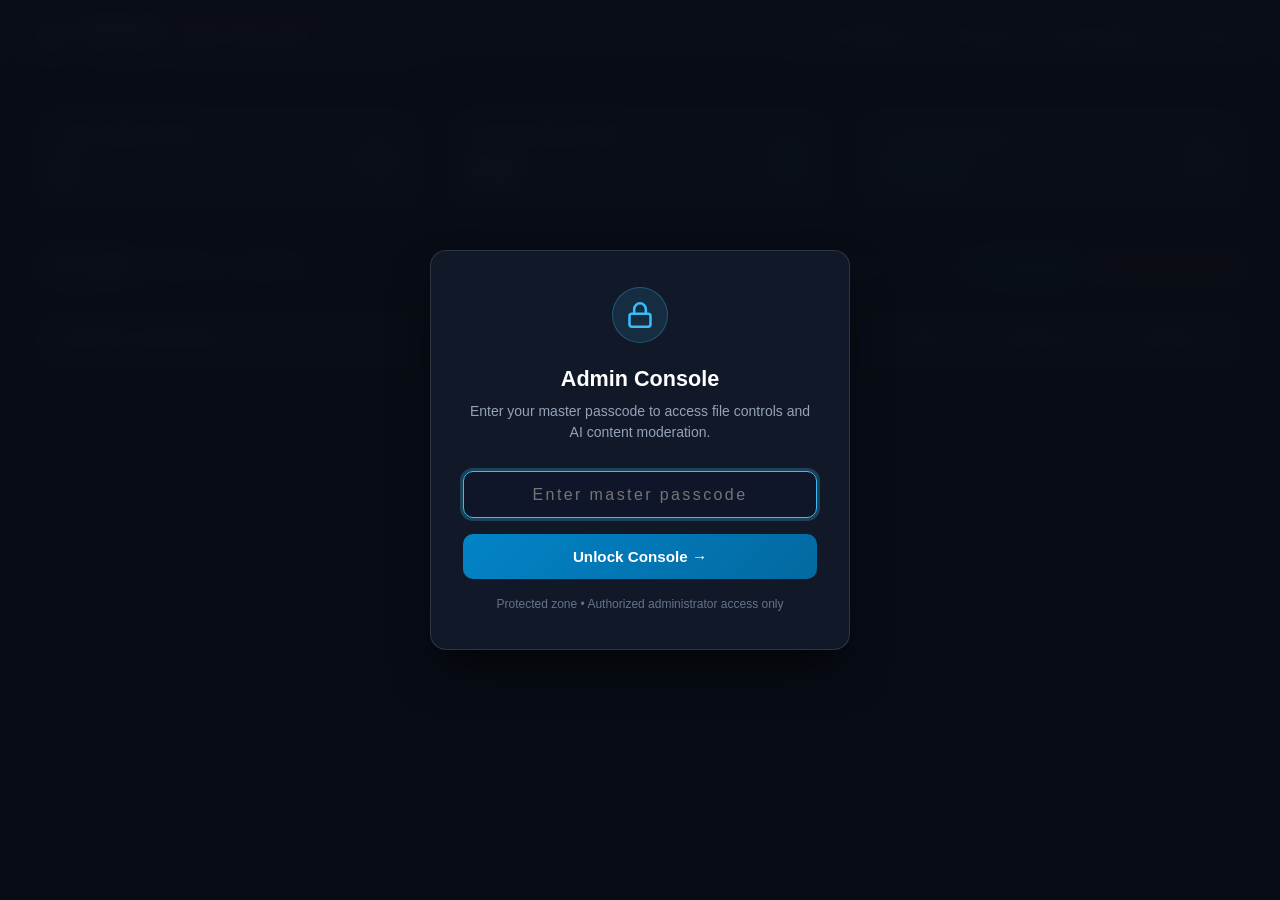
<file: admin/index.html>
<!DOCTYPE html>
<html lang="en">
<head>
  <meta charset="UTF-8">
  <meta name="viewport" content="width=device-width, initial-scale=1.0, viewport-fit=cover">
  <title>Share247 — Admin Content Safety & Moderation Console</title>
  <meta name="description" content="Share247 Admin Console for automated AI content moderation, policy enforcement, and vault management.">
  <meta name="robots" content="noindex, nofollow">
  <meta http-equiv="Cache-Control" content="no-cache, no-store, must-revalidate">
  <meta http-equiv="Pragma" content="no-cache">
  <meta http-equiv="Expires" content="0">
  <link rel="icon" type="image/svg+xml" href="data:image/svg+xml,%3Csvg xmlns='http://www.w3.org/2000/svg' viewBox='0 0 24 24' fill='none' stroke='%2338bdf8' stroke-width='2' stroke-linecap='round' stroke-linejoin='round'%3E%3Cpath d='M17.5 19H9a7 7 0 1 1 6.71-9h1.79a4.5 4.5 0 1 1 0 9Z'/%3E%3C/svg%3E">
  <link rel="alternate icon" type="image/svg+xml" href="../assets/favicon.svg?v=20261124-v15">
  <link rel="stylesheet" href="../css/admin.css?v=20261128-resp-v22">
</head>
<body>

  <!-- Master Passcode Auth Gate -->
  <div id="auth-overlay" class="auth-overlay">
    <div class="auth-card">
      <div class="auth-icon-wrap">
        <svg width="28" height="28" viewBox="0 0 24 24" fill="none" stroke="currentColor" stroke-width="2.2" stroke-linecap="round" stroke-linejoin="round">
          <rect x="3" y="11" width="18" height="11" rx="2" ry="2"></rect>
          <path d="M7 11V7a5 5 0 0 1 10 0v4"></path>
        </svg>
      </div>
      <h2 class="auth-title">Admin Console</h2>
      <p class="auth-subtitle">Enter your master passcode to access file controls and AI content moderation.</p>

      <form id="auth-form" class="auth-form">
        <input type="password" id="auth-passcode" class="auth-input" placeholder="Enter master passcode" required autocomplete="current-password" autofocus>
        <button type="submit" class="auth-btn-submit">Unlock Console &rarr;</button>
        <p id="auth-error" class="auth-error" hidden>Incorrect passcode. Please try again.</p>
      </form>
      <p class="auth-hint">Protected zone &bull; Authorized administrator access only</p>
    </div>
  </div>

  <!-- Main Admin Shell -->
  <div class="admin-shell">
    
    <!-- Top Bar -->
    <header class="admin-header">
      <div class="header-brand">
        <div class="brand-icon-shield">
          <svg width="20" height="20" viewBox="0 0 24 24" fill="none" stroke="currentColor" stroke-width="2.2" stroke-linecap="round" stroke-linejoin="round">
            <path d="M12 22s8-4 8-10V5l-8-3-8 3v7c0 6 8 10 8 10z"></path>
          </svg>
        </div>
        <div class="brand-meta">
          <h1>Share247 <span class="badge-admin-tag">Admin &bull; Trust &amp; Safety</span></h1>
          <p>AI Moderation, Prohibited Content Removal &amp; Vault Supervision</p>
        </div>
      </div>

      <div class="header-actions">
        <a href="../" class="btn-header" title="Go to public vault page">
          <svg width="15" height="15" viewBox="0 0 24 24" fill="none" stroke="currentColor" stroke-width="2">
            <line x1="19" y1="12" x2="5" y2="12"></line>
            <polyline points="12 19 5 12 12 5"></polyline>
          </svg>
          <span>Public Vault</span>
        </a>

        <button type="button" id="btn-refresh" class="btn-header" title="Reload vault items">
          <svg width="15" height="15" viewBox="0 0 24 24" fill="none" stroke="currentColor" stroke-width="2">
            <path d="M23 4v6h-6"></path>
            <path d="M20.49 15a9 9 0 1 1-2.12-9.36L23 10"></path>
          </svg>
          <span>Refresh</span>
        </button>

        <button type="button" id="btn-open-settings" class="btn-header" title="Configure Gemini API &amp; Alerts">
          <svg width="15" height="15" viewBox="0 0 24 24" fill="none" stroke="currentColor" stroke-width="2">
            <circle cx="12" cy="12" r="3"></circle>
            <path d="M19.4 15a1.65 1.65 0 0 0 .33 1.82l.06.06a2 2 0 0 1 0 2.83 2 2 0 0 1-2.83 0l-.06-.06a1.65 1.65 0 0 0-1.82-.33 1.65 1.65 0 0 0-1 1.51V21a2 2 0 0 1-2 2 2 2 0 0 1-2-2v-.09A1.65 1.65 0 0 0 9 19.4a1.65 1.65 0 0 0-1.82.33l-.06.06a2 2 0 0 1-2.83 0 2 2 0 0 1 0-2.83l.06-.06a1.65 1.65 0 0 0 .33-1.82 1.65 1.65 0 0 0-1.51-1H3a2 2 0 0 1-2-2 2 2 0 0 1 2-2h.09A1.65 1.65 0 0 0 4.6 9a1.65 1.65 0 0 0-.33-1.82l-.06-.06a2 2 0 0 1 0-2.83 2 2 0 0 1 2.83 0l.06.06a1.65 1.65 0 0 0 1.82.33H9a1.65 1.65 0 0 0 1-1.51V3a2 2 0 0 1 2-2 2 2 0 0 1 2 2v.09a1.65 1.65 0 0 0 1 1.51 1.65 1.65 0 0 0 1.82-.33l.06-.06a2 2 0 0 1 2.83 0 2 2 0 0 1 0 2.83l-.06.06a1.65 1.65 0 0 0-.33 1.82V9a1.65 1.65 0 0 0 1.51 1H21a2 2 0 0 1 2 2 2 2 0 0 1-2 2h-.09a1.65 1.65 0 0 0-1.51 1z"></path>
          </svg>
          <span>AI Settings</span>
        </button>

        <button type="button" id="btn-logout" class="btn-header btn-header-danger" title="Lock admin session">
          <svg width="15" height="15" viewBox="0 0 24 24" fill="none" stroke="currentColor" stroke-width="2">
            <path d="M9 21H5a2 2 0 0 1-2-2V5a2 2 0 0 1 2-2h4"></path>
            <polyline points="16 17 21 12 16 7"></polyline>
            <line x1="21" y1="12" x2="9" y2="12"></line>
          </svg>
          <span>Lock</span>
        </button>
      </div>
    </header>

    <!-- Content Container -->
    <main class="admin-container">

      <!-- Metrics Grid -->
      <!-- Metrics Grid -->
      <section class="metrics-grid">
        <div class="metric-card">
          <div class="metric-info">
            <p>Total Items in Vault</p>
            <div id="metric-total-items" class="metric-val">0</div>
          </div>
          <div class="metric-icon">
            <svg width="22" height="22" viewBox="0 0 24 24" fill="none" stroke="currentColor" stroke-width="2">
              <path d="M22 19a2 2 0 0 1-2 2H4a2 2 0 0 1-2-2V5a2 2 0 0 1 2-2h5l2 3h9a2 2 0 0 1 2 2z"></path>
            </svg>
          </div>
        </div>

        <div class="metric-card">
          <div class="metric-info">
            <p>Active Storage Used</p>
            <div id="metric-storage-used" class="metric-val">0 B</div>
          </div>
          <div class="metric-icon">
            <svg width="22" height="22" viewBox="0 0 24 24" fill="none" stroke="currentColor" stroke-width="2">
              <rect x="2" y="2" width="20" height="8" rx="2" ry="2"></rect>
              <rect x="2" y="14" width="20" height="8" rx="2" ry="2"></rect>
              <line x1="6" y1="6" x2="6.01" y2="6"></line>
              <line x1="6" y1="18" x2="6.01" y2="18"></line>
            </svg>
          </div>
        </div>

        <div class="metric-card">
          <div class="metric-info">
            <p>AI Content Safety</p>
            <div class="metric-val" style="color: #38bdf8; font-size: 1.4rem; display: flex; align-items: center; gap: 0.5rem;">
              <span style="display:inline-block;width:9px;height:9px;border-radius:50%;background:#34d399;box-shadow:0 0 8px rgba(52,211,153,0.6);"></span>
              <span>Active</span>
            </div>
          </div>
          <div class="metric-icon" style="color: #38bdf8;">
            <svg width="22" height="22" viewBox="0 0 24 24" fill="none" stroke="currentColor" stroke-width="2">
              <path d="M12 22s8-4 8-10V5l-8-3-8 3v7c0 6 8 10 8 10z"></path>
              <polyline points="9 12 11 14 15 10"></polyline>
            </svg>
          </div>
        </div>
      </section>

      <!-- Toolbar & Filters -->
      <section class="toolbar-section">
        <div class="filter-tabs">
          <button class="tab-btn active" data-filter="all" type="button">
            <span>All Items</span>
            <span class="tab-count" id="tab-all-count">0</span>
          </button>
          <button class="tab-btn" data-filter="files" type="button">
            <span>Files</span>
            <span class="tab-count" id="tab-files-count">0</span>
          </button>
          <button class="tab-btn" data-filter="links" type="button">
            <span>Links</span>
            <span class="tab-count" id="tab-links-count">0</span>
          </button>
        </div>

        <div class="toolbar-right">
          <div class="search-box">
            <svg class="search-icon-svg" width="14" height="14" viewBox="0 0 24 24" fill="none" stroke="currentColor" stroke-width="2">
              <circle cx="11" cy="11" r="8"></circle>
              <line x1="21" y1="21" x2="16.65" y2="16.65"></line>
            </svg>
            <input type="text" id="admin-search-input" placeholder="Filter by name, URL, or ID...">
          </div>

          <button type="button" id="btn-scan-all" class="btn-tool btn-tool-scan" title="Run Gemini AI content moderation scan across all files">
            <svg width="14" height="14" viewBox="0 0 24 24" fill="none" stroke="currentColor" stroke-width="2.2">
              <path d="M12 2v4m0 12v4M4.93 4.93l2.83 2.83m8.48 8.48l2.83 2.83M2 12h4m12 0h4M4.93 19.07l2.83-2.83m8.48-8.48l2.83-2.83"></path>
            </svg>
            <span>AI Scan All</span>
          </button>

          <button type="button" id="btn-clear-entire-vault" class="btn-tool btn-tool-danger" title="Purge and clear all items currently in the vault">
            <svg width="14" height="14" viewBox="0 0 24 24" fill="none" stroke="currentColor" stroke-width="2">
              <path d="M3 6h18"></path>
              <path d="M19 6v14a2 2 0 0 1-2 2H7a2 2 0 0 1-2-2V6m3 0V4a2 2 0 0 1 2-2h4a2 2 0 0 1 2 2v2"></path>
              <line x1="10" y1="11" x2="10" y2="17"></line>
              <line x1="14" y1="11" x2="14" y2="17"></line>
            </svg>
            <span>Clear Entire Vault</span>
          </button>
        </div>
      </section>

      <!-- Table Section -->
      <section class="table-wrap" tabindex="0" role="region" aria-label="Vault moderation table">
        <table class="admin-table">
          <thead>
            <tr>
              <th style="width: 38%;">Item Name / Destination</th>
              <th style="width: 18%;">Safety Status &bull; AI Decision</th>
              <th style="width: 14%;">Size / Type</th>
              <th style="width: 8%;">Views</th>
              <th style="width: 11%;">Expires In</th>
              <th style="width: 11%;">Controls</th>
            </tr>
          </thead>
          <tbody id="admin-table-body">
            <!-- Dynamic rows injected by admin.js -->
          </tbody>
        </table>

        <!-- Empty State -->
        <div id="admin-empty-state" class="admin-empty" hidden>
          <h3>No items found</h3>
          <p>There are no active files or links matching the selected filter.</p>
        </div>
      </section>

    </main>
  </div>

  <!-- Settings & Gemini API Modal -->
  <dialog id="settings-modal" class="admin-modal">
    <div class="modal-header">
      <h3>
        <svg width="20" height="20" viewBox="0 0 24 24" fill="none" stroke="currentColor" stroke-width="2" stroke-linecap="round" stroke-linejoin="round">
          <circle cx="12" cy="12" r="3"></circle>
          <path d="M19.4 15a1.65 1.65 0 0 0 .33 1.82l.06.06a2 2 0 0 1 0 2.83 2 2 0 0 1-2.83 0l-.06-.06a1.65 1.65 0 0 0-1.82-.33 1.65 1.65 0 0 0-1 1.51V21a2 2 0 0 1-2 2 2 2 0 0 1-2-2v-.09A1.65 1.65 0 0 0 9 19.4a1.65 1.65 0 0 0-1.82.33l-.06.06a2 2 0 0 1-2.83 0 2 2 0 0 1 0-2.83l.06-.06a1.65 1.65 0 0 0 .33-1.82 1.65 1.65 0 0 0-1.51-1H3a2 2 0 0 1-2-2 2 2 0 0 1 2-2h.09A1.65 1.65 0 0 0 4.6 9a1.65 1.65 0 0 0-.33-1.82l-.06-.06a2 2 0 0 1 0-2.83 2 2 0 0 1 2.83 0l.06.06a1.65 1.65 0 0 0 1.82.33H9a1.65 1.65 0 0 0 1-1.51V3a2 2 0 0 1 2-2 2 2 0 0 1 2 2v.09a1.65 1.65 0 0 0 1 1.51 1.65 1.65 0 0 0 1.82-.33l.06-.06a2 2 0 0 1 2.83 0 2 2 0 0 1 0 2.83l-.06.06a1.65 1.65 0 0 0-.33 1.82V9a1.65 1.65 0 0 0 1.51 1H21a2 2 0 0 1 2 2 2 2 0 0 1-2 2h-.09a1.65 1.65 0 0 0-1.51 1z"></path>
        </svg>
        <span>AI Moderation &amp; Admin Settings</span>
      </h3>
      <button type="button" id="btn-close-settings-x" class="modal-close" aria-label="Close dialog">
        <svg width="18" height="18" viewBox="0 0 24 24" fill="none" stroke="currentColor" stroke-width="2.2" stroke-linecap="round" stroke-linejoin="round">
          <line x1="18" y1="6" x2="6" y2="18"></line>
          <line x1="6" y1="6" x2="18" y2="18"></line>
        </svg>
      </button>
    </div>

    <form id="settings-form">
      <!-- Gemini API Key -->
      <div class="modal-field">
        <label for="setting-gemini-key">Google Gemini API Key (Multimodal AI Safety)</label>
        <div style="display: flex; gap: 0.5rem;">
          <input type="password" id="setting-gemini-key" placeholder="Pre-configured Gemini API Key active" autocomplete="off">
          <button type="button" id="btn-test-gemini-key" class="btn-tool" style="flex-shrink: 0; padding: 0.65rem 1rem;">Test Key</button>
        </div>
        <p id="test-key-status" class="modal-hint"></p>
        <p class="modal-hint">Used for automated multimodal content safety analysis. Get a free key at <a href="https://aistudio.google.com/app/apikey" target="_blank" rel="noopener noreferrer" style="color: #38bdf8;">Google AI Studio</a>.</p>
      </div>

      <!-- Owner Alert Email -->
      <div class="modal-field">
        <label for="setting-admin-email">Owner Notification Email</label>
        <input type="email" id="setting-admin-email" placeholder="owner@example.com" required>
        <p class="modal-hint">Automated alert emails and warning reports will be addressed to this mailbox.</p>
      </div>

      <!-- Alert Webhook -->
      <div class="modal-field">
        <label for="setting-webhook-url">Optional Alert Webhook URL</label>
        <input type="url" id="setting-webhook-url" placeholder="https://webhook.site/... or Discord/Slack Webhook">
        <p class="modal-hint">Dispatches an instant JSON payload when illegal or adult files are flagged.</p>
      </div>

      <!-- Change Master Passcode -->
      <div class="modal-field">
        <label for="setting-new-passcode">Change Master Passcode</label>
        <input type="password" id="setting-new-passcode" placeholder="Leave blank to keep current passcode">
        <p class="modal-hint">Leave blank to keep existing master passcode, or enter a new one to update.</p>
      </div>

      <div class="modal-actions">
        <button type="button" id="btn-cancel-settings" class="btn-modal-cancel">Cancel</button>
        <button type="submit" class="btn-modal-save">Save Settings</button>
      </div>
    </form>
  </dialog>

  <!-- Classic Confirmation Dialog (Custom Modal, No Native Alerts) -->
  <dialog id="confirm-modal" class="admin-modal">
    <div class="modal-header">
      <h3>
        <svg width="20" height="20" viewBox="0 0 24 24" fill="none" stroke="#f87171" stroke-width="2.2" stroke-linecap="round" stroke-linejoin="round">
          <path d="M10.29 3.86L1.82 18a2 2 0 0 0 1.71 3h16.94a2 2 0 0 0 1.71-3L13.71 3.86a2 2 0 0 0-3.42 0z"></path>
          <line x1="12" y1="9" x2="12" y2="13"></line>
          <line x1="12" y1="17" x2="12.01" y2="17"></line>
        </svg>
        <span id="confirm-modal-title">Clear Entire Vault</span>
      </h3>
      <button type="button" id="btn-confirm-close-x" class="modal-close" aria-label="Close dialog">
        <svg width="18" height="18" viewBox="0 0 24 24" fill="none" stroke="currentColor" stroke-width="2.2" stroke-linecap="round" stroke-linejoin="round">
          <line x1="18" y1="6" x2="6" y2="18"></line>
          <line x1="6" y1="6" x2="18" y2="18"></line>
        </svg>
      </button>
    </div>
    <div class="confirm-content">
      <p id="confirm-modal-msg" style="color: #cbd5e1; font-size: 0.875rem; margin-bottom: 1.25rem; line-height: 1.5;">
        This action will permanently delete all files and database records. This cannot be undone.
      </p>
      <div id="confirm-input-container" class="modal-field" style="margin-bottom: 1.5rem;">
        <label for="confirm-input" id="confirm-input-label" style="display: block; font-size: 0.8125rem; font-weight: 600; color: #94a3b8; margin-bottom: 0.4rem;">Type <strong>CLEAR</strong> to confirm:</label>
        <input type="text" id="confirm-input" placeholder="CLEAR" autocomplete="off" style="width: 100%; padding: 0.65rem 0.85rem; background: #0b0f19; border: 1px solid #334155; border-radius: 8px; color: #fff; font-size: 0.875rem;">
      </div>
      <div class="modal-actions" style="display: flex; justify-content: flex-end; gap: 0.75rem;">
        <button type="button" id="btn-confirm-cancel" class="btn-modal-cancel">Cancel</button>
        <button type="button" id="btn-confirm-ok" class="btn-tool btn-tool-danger" style="padding: 0.65rem 1.25rem;">Confirm &amp; Delete</button>
      </div>
    </div>
  </dialog>

  <!-- Toast Container -->
  <div id="admin-toast-container" class="admin-toast-container"></div>

  <!-- Admin Controller -->
  <script type="module" src="../js/admin.js?v=20261128-pin-v23"></script>
</body>
</html>
</file>
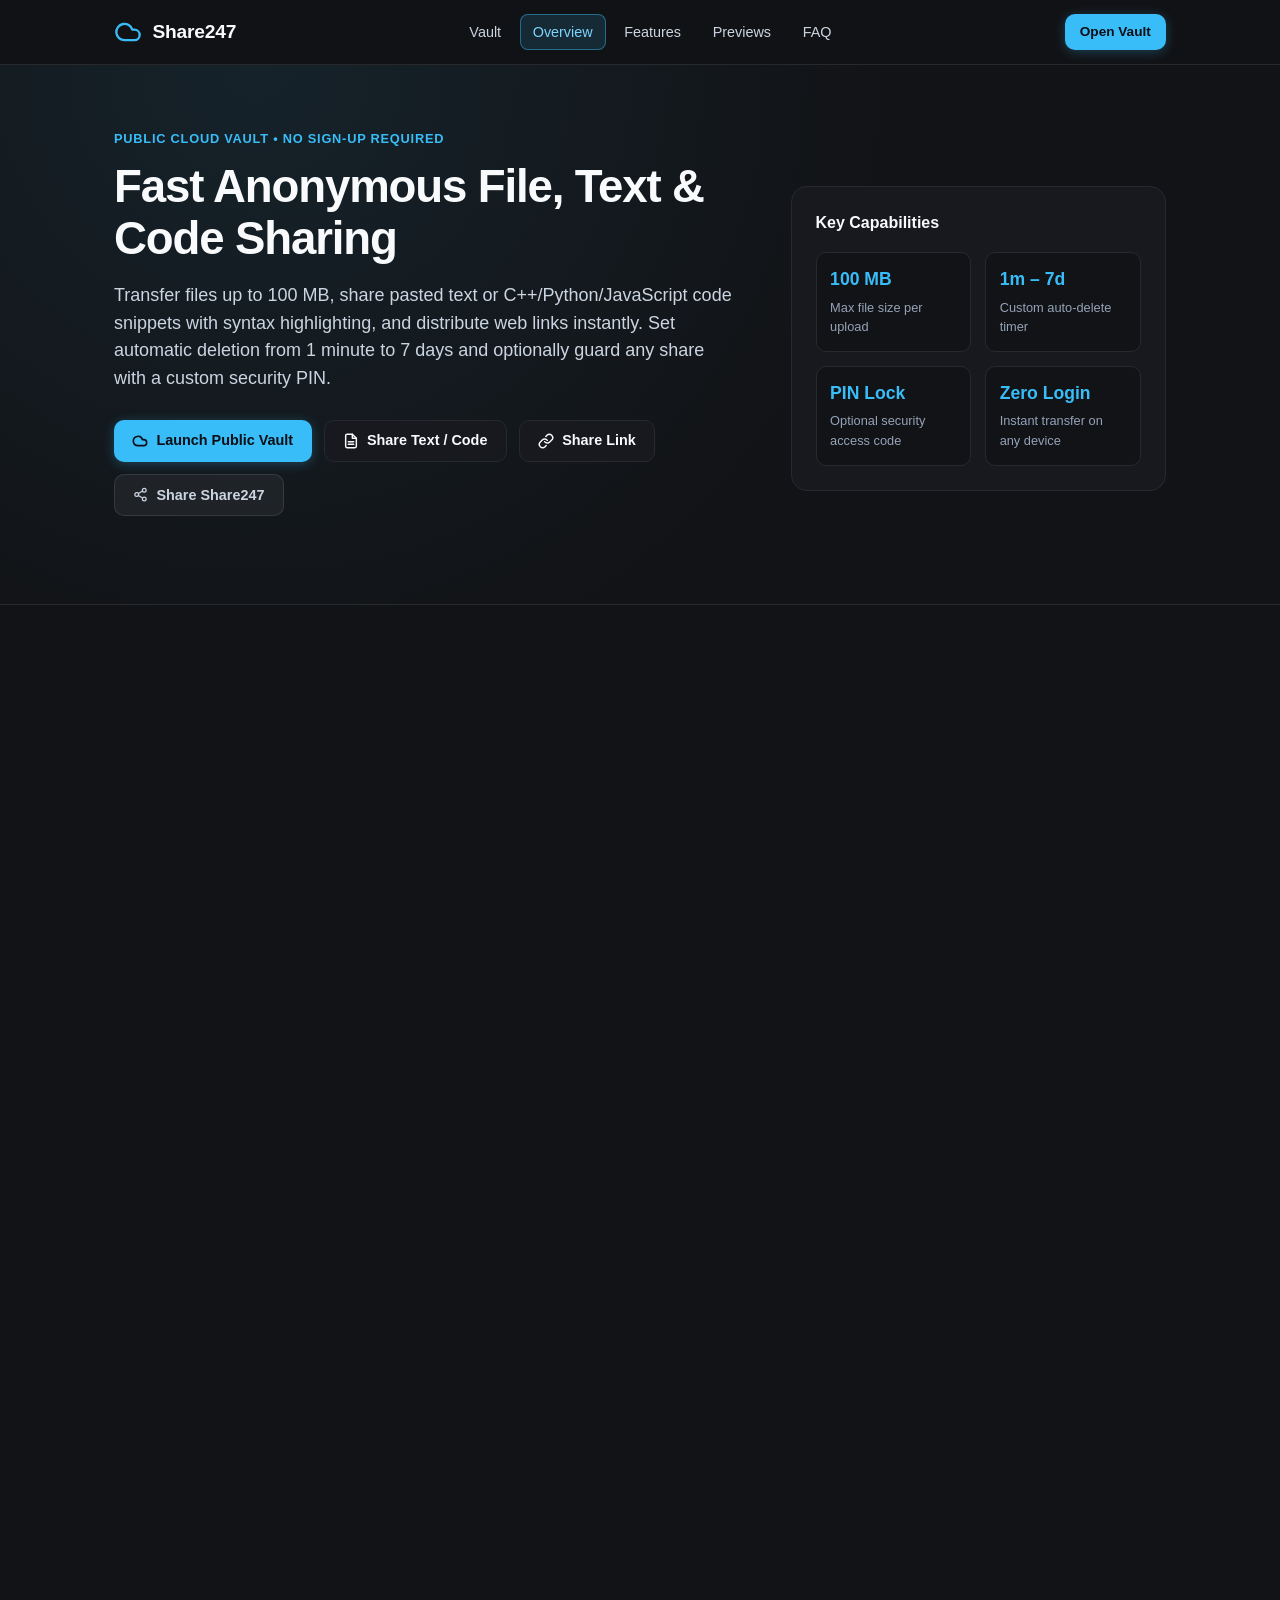
<file: home/index.html>
<!DOCTYPE html>
<html lang="en">
<head>
  <meta charset="utf-8">
  <meta name="viewport" content="width=device-width, initial-scale=1.0, viewport-fit=cover">
  <title>Share247 — Free Anonymous File, Text &amp; Link Sharing (Features &amp; FAQ)</title>
  <meta name="description" content="Explore Share247: upload files up to 100 MB, paste text or C++/Python code with syntax highlighting, share web links, set auto-delete timers up to 7 days, and lock items with a PIN.">
  <meta name="keywords" content="share247, free file sharing, temporary file upload, anonymous file sharing, paste text share, online cpp code viewer, pin protected file transfer, auto delete file vault, no signup file sharing, share link online">
  <meta name="robots" content="index, follow, max-image-preview:large, max-snippet:-1, max-video-preview:-1">
  <meta name="author" content="M0stafa">
  <meta name="application-name" content="Share247">
  <meta name="theme-color" content="#121316">
  <meta name="color-scheme" content="dark">
  <meta name="referrer" content="strict-origin-when-cross-origin">
  <link rel="canonical" href="https://share247.github.io/home/">
  <link rel="manifest" href="../site.webmanifest">
  <link rel="sitemap" type="application/xml" title="Sitemap" href="https://share247.github.io/sitemap.xml">

  <!-- Open Graph / Social Sharing Metadata -->
  <meta property="og:type" content="website">
  <meta property="og:site_name" content="Share247">
  <meta property="og:locale" content="en_US">
  <meta property="og:url" content="https://share247.github.io/home/">
  <meta property="og:title" content="Share247 — Anonymous File, Text &amp; Code Sharing Vault">
  <meta property="og:description" content="Share files up to 100 MB, pasted source code, and web links without an account. Custom auto-delete timers, rich browser viewers, and optional PIN protection.">
  <meta property="og:image" content="https://share247.github.io/assets/og-image.png">
  <meta property="og:image:secure_url" content="https://share247.github.io/assets/og-image.png">
  <meta property="og:image:type" content="image/png">
  <meta property="og:image:width" content="1200">
  <meta property="og:image:height" content="630">
  <meta property="og:image:alt" content="Share247 — Instant File, Text and Link Sharing up to 100 MB with PIN lock and auto-delete timer">

  <!-- Twitter / X Card Metadata -->
  <meta name="twitter:card" content="summary_large_image">
  <meta name="twitter:title" content="Share247 — Anonymous File, Text &amp; Code Sharing Vault">
  <meta name="twitter:description" content="Upload files up to 100 MB, share pasted text or code snippets, and send web links with custom auto-delete timers and optional PIN lock.">
  <meta name="twitter:image" content="https://share247.github.io/assets/og-image.png">
  <meta name="twitter:image:alt" content="Share247 Overview Banner">

  <!-- Icons & Stylesheet -->
  <link rel="icon" href="../favicon.ico" sizes="any">
  <link rel="icon" type="image/svg+xml" href="../assets/favicon.svg">
  <link rel="icon" type="image/png" sizes="192x192" href="../assets/icon-192.png">
  <link rel="apple-touch-icon" sizes="192x192" href="../assets/icon-192.png">
  <link rel="stylesheet" href="../css/home.css?v=20261128-resp-v22">

  <!-- Structured Data (Schema.org WebPage, BreadcrumbList, WebApplication & FAQPage) -->
  <script type="application/ld+json">
  {
    "@context": "https://schema.org",
    "@graph": [
      {
        "@type": "WebPage",
        "@id": "https://share247.github.io/home/#webpage",
        "url": "https://share247.github.io/home/",
        "name": "Share247 — Free Anonymous File, Text & Link Sharing (Features & FAQ)",
        "description": "Learn how Share247 lets anyone share files up to 100 MB, source code, and links without an account, with custom auto-delete timers and optional PIN locks.",
        "isPartOf": {
          "@id": "https://share247.github.io/#website"
        },
        "breadcrumb": {
          "@id": "https://share247.github.io/home/#breadcrumb"
        }
      },
      {
        "@type": "BreadcrumbList",
        "@id": "https://share247.github.io/home/#breadcrumb",
        "itemListElement": [
          {
            "@type": "ListItem",
            "position": 1,
            "name": "Share247 Vault",
            "item": "https://share247.github.io/"
          },
          {
            "@type": "ListItem",
            "position": 2,
            "name": "Home & Overview",
            "item": "https://share247.github.io/home/"
          }
        ]
      },
      {
        "@type": "WebApplication",
        "@id": "https://share247.github.io/#app",
        "name": "Share247",
        "url": "https://share247.github.io/",
        "applicationCategory": "UtilitiesApplication",
        "operatingSystem": "Any",
        "isAccessibleForFree": true,
        "screenshot": "https://share247.github.io/assets/og-image.png",
        "offers": {
          "@type": "Offer",
          "price": "0",
          "priceCurrency": "USD"
        },
        "author": {
          "@type": "Person",
          "name": "M0stafa",
          "url": "https://www.linkedin.com/in/m0stafa-kamal"
        }
      },
      {
        "@type": "FAQPage",
        "@id": "https://share247.github.io/home/#faq",
        "mainEntity": [
          {
            "@type": "Question",
            "name": "Do I need an account to share files, text, or links on Share247?",
            "acceptedAnswer": {
              "@type": "Answer",
              "text": "No registration or login is required. You can immediately upload files up to 100 MB, paste text or source code, or share a web URL and copy a direct shareable link."
            }
          },
          {
            "@type": "Question",
            "name": "How long do shared files stay visible before automatic deletion?",
            "acceptedAnswer": {
              "@type": "Answer",
              "text": "By default, shared files, text snippets, and links remain visible for 7 days and are automatically deleted once expired. You can also choose custom visibility timers from 1 minute up to 7 days when uploading."
            }
          },
          {
            "@type": "Question",
            "name": "Can I password-protect or PIN-lock a shared file, link, or text?",
            "acceptedAnswer": {
              "@type": "Answer",
              "text": "Yes. Every upload dialog for files, links, and pasted text includes a Sharing Security option where you can set an optional PIN code required before anyone can preview, copy, or download the item."
            }
          },
          {
            "@type": "Question",
            "name": "Which file formats can be previewed directly in the browser?",
            "acceptedAnswer": {
              "@type": "Answer",
              "text": "Share247 previews Excel spreadsheets (.xlsx, .xls, .csv), PDF documents, Office files (.docx, .pptx), images, audio and video, and source code or plain text (.txt, .text, .cpp, .c, .py, .js, .json, .md) with line numbers and syntax highlighting."
            }
          },
          {
            "@type": "Question",
            "name": "What is the maximum file size allowed per upload?",
            "acceptedAnswer": {
              "@type": "Answer",
              "text": "You can upload individual files up to 100 MB in size. When overall vault space fills up, older items are automatically cleared to make room for new shares."
            }
          },
          {
            "@type": "Question",
            "name": "How do I share an uploaded file, pasted text, or link with someone else?",
            "acceptedAnswer": {
              "@type": "Answer",
              "text": "Once an item is added to Share247, click Details or Share on the item row to copy its direct link or launch the native share sheet on supported devices."
            }
          }
        ]
      }
    ]
  }
  </script>
</head>
<body>
  <a href="#home-heading" class="skip-link visually-hidden">Skip to main content</a>

  <header class="home-header">
    <div class="header-inner">
      <a href="../" class="brand-link" aria-label="Go to Share247 Cloud Vault">
        <svg class="brand-icon" width="28" height="28" viewBox="0 0 24 24" fill="none" stroke="#38bdf8" stroke-width="2" stroke-linecap="round" stroke-linejoin="round" aria-hidden="true">
          <path d="M17.5 19H9a7 7 0 1 1 6.71-9h1.79a4.5 4.5 0 1 1 0 9Z"></path>
        </svg>
        <span class="brand-name">Share247</span>
      </a>

      <nav class="home-nav" aria-label="Primary">
        <ul class="nav-list">
          <li><a href="../">Vault</a></li>
          <li><a href="./" aria-current="page">Overview</a></li>
          <li><a href="#features">Features</a></li>
          <li><a href="#previews">Previews</a></li>
          <li><a href="#faq">FAQ</a></li>
        </ul>
      </nav>

      <div class="header-actions">
        <a href="../" class="btn-primary btn-compact">Open Vault</a>
      </div>
    </div>
  </header>

  <main id="main-content" class="home-main">
    <section class="hero-section">
      <div class="container hero-grid">
        <div class="hero-copy">
          <p class="eyebrow">Public Cloud Vault &bull; No Sign-Up Required</p>
          <h1 id="home-heading" tabindex="-1">Fast Anonymous File, Text &amp; Code Sharing</h1>
          <p class="hero-lead">
            Transfer files up to 100 MB, share pasted text or C++/Python/JavaScript code snippets with syntax highlighting, and distribute web links instantly. Set automatic deletion from 1 minute to 7 days and optionally guard any share with a custom security PIN.
          </p>
          <div class="cta-row">
            <a href="../" class="btn-primary">
              <svg width="16" height="16" viewBox="0 0 24 24" fill="none" stroke="currentColor" stroke-width="2.4" stroke-linecap="round" stroke-linejoin="round" aria-hidden="true">
                <path d="M17.5 19H9a7 7 0 1 1 6.71-9h1.79a4.5 4.5 0 1 1 0 9Z"></path>
              </svg>
              <span>Launch Public Vault</span>
            </a>
            <a href="../?action=text" class="btn-secondary">
              <svg width="16" height="16" viewBox="0 0 24 24" fill="none" stroke="currentColor" stroke-width="2.2" stroke-linecap="round" stroke-linejoin="round" aria-hidden="true">
                <path d="M14 2H6a2 2 0 0 0-2 2v16a2 2 0 0 0 2 2h12a2 2 0 0 0 2-2V8z"></path>
                <polyline points="14 2 14 8 20 8"></polyline>
                <line x1="16" y1="13" x2="8" y2="13"></line>
                <line x1="16" y1="17" x2="8" y2="17"></line>
              </svg>
              <span>Share Text / Code</span>
            </a>
            <a href="../?action=link" class="btn-secondary">
              <svg width="16" height="16" viewBox="0 0 24 24" fill="none" stroke="currentColor" stroke-width="2.2" stroke-linecap="round" stroke-linejoin="round" aria-hidden="true">
                <path d="M10 13a5 5 0 0 0 7.54.54l3-3a5 5 0 0 0-7.07-7.07l-1.72 1.71"></path>
                <path d="M14 11a5 5 0 0 0-7.54-.54l-3 3a5 5 0 0 0 7.07 7.07l1.71-1.71"></path>
              </svg>
              <span>Share Link</span>
            </a>
            <button type="button" id="btn-share-site" class="btn-ghost">
              <svg width="15" height="15" viewBox="0 0 24 24" fill="none" stroke="currentColor" stroke-width="2" stroke-linecap="round" stroke-linejoin="round" aria-hidden="true">
                <circle cx="18" cy="5" r="3"></circle>
                <circle cx="6" cy="12" r="3"></circle>
                <circle cx="18" cy="19" r="3"></circle>
                <line x1="8.59" y1="13.51" x2="15.42" y2="17.49"></line>
                <line x1="15.41" y1="6.51" x2="8.59" y2="10.49"></line>
              </svg>
              <span id="share-site-label">Share Share247</span>
            </button>
          </div>
          <p id="share-site-status" class="share-status" role="status" aria-live="polite"></p>
        </div>

        <aside class="hero-card" aria-label="Vault capabilities summary">
          <h2>Key Capabilities</h2>
          <ul class="stats-list">
            <li>
              <strong>100 MB</strong>
              <span>Max file size per upload</span>
            </li>
            <li>
              <strong>1m &ndash; 7d</strong>
              <span>Custom auto-delete timer</span>
            </li>
            <li>
              <strong>PIN Lock</strong>
              <span>Optional security access code</span>
            </li>
            <li>
              <strong>Zero Login</strong>
              <span>Instant transfer on any device</span>
            </li>
          </ul>
        </aside>
      </div>
    </section>

    <section id="features" class="content-section">
      <div class="container">
        <div class="section-header">
          <h2>Built for Fast Cross-Device Sharing</h2>
          <p>Everything you need to move files, code snippets, notes, and links between computers, classrooms, labs, and phones in seconds.</p>
        </div>

        <div class="feature-grid">
          <article class="card">
            <h3>Up to 100 MB File Upload</h3>
            <p>Drag and drop archives, PDFs, slides, datasets, images, or binaries straight into the vault for immediate access via a clean share URL.</p>
          </article>
          <article class="card">
            <h3>Paste Text &amp; Source Code</h3>
            <p>Save notes or source files in <code>.txt</code>, <code>.cpp</code>, <code>.c</code>, <code>.py</code>, <code>.js</code>, <code>.json</code>, and <code>.md</code> with line numbers, soft wrap toggle, copy button, and syntax coloring.</p>
          </article>
          <article class="card">
            <h3>Temporary Web Link Vault</h3>
            <p>Store long URLs as clean domain-labeled cards with one-click copy, destination URL preview, and click count tracking across devices.</p>
          </article>
          <article class="card">
            <h3>Custom Auto-Delete Timer</h3>
            <p>Keep shares live for 7 days by default or pick any visibility duration starting at 1 minute. Expired items are automatically removed from the database.</p>
          </article>
          <article class="card">
            <h3>Optional Security PIN</h3>
            <p>Choose Public sharing for quick group access, or lock any file, link, or pasted text behind a custom numeric PIN before download or preview.</p>
          </article>
          <article class="card">
            <h3>Real-Time Multi-Device Sync</h3>
            <p>Uploads appear across open devices immediately without manual refreshes, complete with sortable columns, instant search (<code>/?q=...</code>), and view counters.</p>
          </article>
        </div>
      </div>
    </section>

    <section id="how-it-works" class="content-section section-alt">
      <div class="container">
        <div class="section-header">
          <h2>How Share247 Works</h2>
          <p>Share anything in three quick steps without creating accounts or installing apps.</p>
        </div>

        <ol class="steps-grid">
          <li class="card step-card">
            <span class="step-number">01</span>
            <h3>Upload, Paste, or Add URL</h3>
            <p>Click Upload, drag files into the browser window, press Ctrl+V to paste code/links directly, or open the Share Text modal.</p>
          </li>
          <li class="card step-card">
            <span class="step-number">02</span>
            <h3>Set Timer &amp; Optional PIN</h3>
            <p>Leave the default 7-day auto-purge or choose a shorter lifetime from 1 minute onward, and optionally protect the entry with a PIN.</p>
          </li>
          <li class="card step-card">
            <span class="step-number">03</span>
            <h3>Share Direct Link Anywhere</h3>
            <p>Copy the direct <code>/?file=...</code> link or view the shared item straight from the live table on any desktop, tablet, or phone.</p>
          </li>
        </ol>
      </div>
    </section>

    <section id="previews" class="content-section">
      <div class="container">
        <div class="formats-panel">
          <div class="section-header">
            <h2>Supported In-Browser Previews</h2>
            <p>Open shared items immediately inside the browser without downloading first.</p>
          </div>
          <ul class="formats-list">
            <li>
              <strong>Source Code &amp; Plain Text</strong>
              <span><code>.txt</code>, <code>.text</code>, <code>.cpp</code>, <code>.c</code>, <code>.h</code>, <code>.py</code>, <code>.js</code>, <code>.ts</code>, <code>.json</code>, <code>.html</code>, <code>.css</code>, and <code>.md</code> with line numbers and syntax highlighting.</span>
            </li>
            <li>
              <strong>Excel Spreadsheets &amp; Data</strong>
              <span>Multi-sheet Excel workbooks (<code>.xlsx</code>, <code>.xls</code>) plus <code>.csv</code> and <code>.tsv</code> rendered in an interactive row-column spreadsheet grid.</span>
            </li>
            <li>
              <strong>PDF &amp; Office Documents</strong>
              <span>Built-in PDF document reader plus Word (<code>.docx</code>, <code>.doc</code>) and PowerPoint (<code>.pptx</code>, <code>.ppt</code>) document preview.</span>
            </li>
            <li>
              <strong>Images, Audio &amp; Video</strong>
              <span>Zoomable image lightbox (<code>.png</code>, <code>.jpg</code>, <code>.webp</code>, <code>.svg</code>) and HTML5 audio/video playback for shared media clips.</span>
            </li>
          </ul>
        </div>
      </div>
    </section>

    <section id="faq" class="content-section section-alt" aria-labelledby="faq-heading">
      <div class="container faq-container">
        <div class="section-header">
          <h2 id="faq-heading">Frequently Asked Questions</h2>
        </div>

        <div class="faq-list">
          <details name="faq">
            <summary>Do I need an account to share files, text, or links on Share247?</summary>
            <p>No registration or login is required. You can immediately upload files up to 100 MB, paste text or source code, or share a web URL and copy a direct shareable link.</p>
          </details>
          <details name="faq">
            <summary>How long do shared files stay visible before automatic deletion?</summary>
            <p>By default, shared files, text snippets, and links remain visible for 7 days and are automatically deleted once expired. You can also choose custom visibility timers from 1 minute up to 7 days when uploading.</p>
          </details>
          <details name="faq">
            <summary>Can I password-protect or PIN-lock a shared file, link, or text?</summary>
            <p>Yes. Every upload dialog for files, links, and pasted text includes a Sharing Security option where you can set an optional PIN code required before anyone can preview, copy, or download the item.</p>
          </details>
          <details name="faq">
            <summary>Which file formats can be previewed directly in the browser?</summary>
            <p>Share247 previews Excel spreadsheets (.xlsx, .xls, .csv), PDF documents, Office files (.docx, .pptx), images, audio and video, and source code or plain text (.txt, .text, .cpp, .c, .py, .js, .json, .md) with line numbers and syntax highlighting.</p>
          </details>
          <details name="faq">
            <summary>What is the maximum file size allowed per upload?</summary>
            <p>You can upload individual files up to 100 MB in size. When overall vault space fills up, older items are automatically cleared to make room for new shares.</p>
          </details>
          <details name="faq">
            <summary>How do I share an uploaded file, pasted text, or link with someone else?</summary>
            <p>Once an item is added to Share247, click Details or Share on the item row to copy its direct link or launch the native share sheet on supported devices.</p>
          </details>
        </div>

        <div class="bottom-cta">
          <div>
            <h2>Ready to transfer a file or snippet?</h2>
            <p>Open the live Public Cloud Vault to upload, search existing items, or paste text now.</p>
          </div>
          <a href="../" class="btn-primary">Open Share247 Vault</a>
        </div>
      </div>
    </section>
  </main>

  <footer class="home-footer">
    <div class="container footer-inner">
      <div class="footer-links">
        <a href="../">Cloud Vault</a>
        <a href="#features">Features</a>
        <a href="#previews">Supported Formats</a>
        <a href="#faq">FAQ</a>
      </div>
      <div class="creator-badge">
        <span>Created by</span>
        <a href="https://www.linkedin.com/in/m0stafa-kamal" target="_blank" rel="noopener noreferrer" class="creator-link" title="Connect with M0stafa on LinkedIn">
          <svg width="14" height="14" viewBox="0 0 24 24" fill="currentColor" aria-hidden="true">
            <path d="M19 0h-14c-2.761 0-5 2.239-5 5v14c0 2.761 2.239 5 5 5h14c2.762 0 5-2.239 5-5v-14c0-2.761-2.238-5-5-5zm-11 19h-3v-11h3v11zm-1.5-12.268c-.966 0-1.75-.79-1.75-1.764s.784-1.764 1.75-1.764 1.75.79 1.75 1.764-.783 1.764-1.75 1.764zm13.5 12.268h-3v-5.604c0-3.368-4-3.113-4 0v5.604h-3v-11h3v1.765c1.396-2.586 7-2.777 7 2.476v6.759z"/>
          </svg>
          <span>M0stafa</span>
        </a>
      </div>
    </div>
  </footer>

  <script type="module" src="../js/home.js?v=20261127-seo-v20"></script>
</body>
</html>
</file>
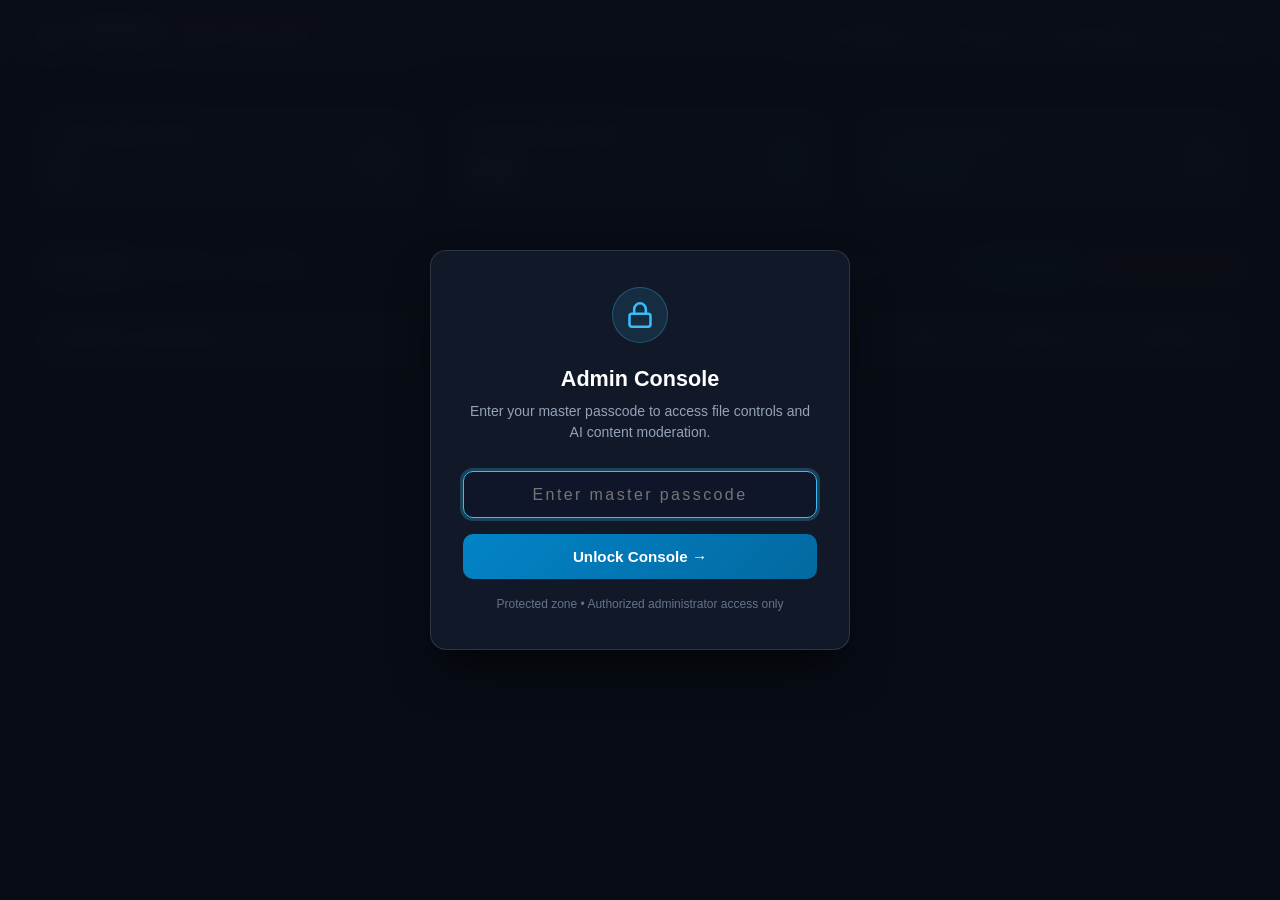
<file: admin.html>
<!DOCTYPE html>
<html lang="en">
<head>
  <meta charset="UTF-8">
  <meta name="viewport" content="width=device-width, initial-scale=1.0, viewport-fit=cover">
  <title>Share247 — Admin Content Safety & Moderation Console</title>
  <meta name="description" content="Share247 Admin Console for automated AI content moderation, policy enforcement, and vault management.">
  <meta name="robots" content="noindex, nofollow">
  <meta http-equiv="Cache-Control" content="no-cache, no-store, must-revalidate">
  <meta http-equiv="Pragma" content="no-cache">
  <meta http-equiv="Expires" content="0">
  <link rel="icon" type="image/svg+xml" href="data:image/svg+xml,%3Csvg xmlns='http://www.w3.org/2000/svg' viewBox='0 0 24 24' fill='none' stroke='%2338bdf8' stroke-width='2' stroke-linecap='round' stroke-linejoin='round'%3E%3Cpath d='M17.5 19H9a7 7 0 1 1 6.71-9h1.79a4.5 4.5 0 1 1 0 9Z'/%3E%3C/svg%3E">
  <link rel="alternate icon" type="image/svg+xml" href="assets/favicon.svg?v=20261124-v15">
  <link rel="stylesheet" href="css/admin.css?v=20261128-resp-v22">
</head>
<body>

  <!-- Master Passcode Auth Gate -->
  <div id="auth-overlay" class="auth-overlay">
    <div class="auth-card">
      <div class="auth-icon-wrap">
        <svg width="28" height="28" viewBox="0 0 24 24" fill="none" stroke="currentColor" stroke-width="2.2" stroke-linecap="round" stroke-linejoin="round">
          <rect x="3" y="11" width="18" height="11" rx="2" ry="2"></rect>
          <path d="M7 11V7a5 5 0 0 1 10 0v4"></path>
        </svg>
      </div>
      <h2 class="auth-title">Admin Console</h2>
      <p class="auth-subtitle">Enter your master passcode to access file controls and AI content moderation.</p>

      <form id="auth-form" class="auth-form">
        <input type="password" id="auth-passcode" class="auth-input" placeholder="Enter master passcode" required autocomplete="current-password" autofocus>
        <button type="submit" class="auth-btn-submit">Unlock Console &rarr;</button>
        <p id="auth-error" class="auth-error" hidden>Incorrect passcode. Please try again.</p>
      </form>
      <p class="auth-hint">Protected zone &bull; Authorized administrator access only</p>
    </div>
  </div>

  <!-- Main Admin Shell -->
  <div class="admin-shell">
    
    <!-- Top Bar -->
    <header class="admin-header">
      <div class="header-brand">
        <div class="brand-icon-shield">
          <svg width="20" height="20" viewBox="0 0 24 24" fill="none" stroke="currentColor" stroke-width="2.2" stroke-linecap="round" stroke-linejoin="round">
            <path d="M12 22s8-4 8-10V5l-8-3-8 3v7c0 6 8 10 8 10z"></path>
          </svg>
        </div>
        <div class="brand-meta">
          <h1>Share247 <span class="badge-admin-tag">Admin &bull; Trust &amp; Safety</span></h1>
          <p>AI Moderation, Prohibited Content Removal &amp; Vault Supervision</p>
        </div>
      </div>

      <div class="header-actions">
        <a href="./" class="btn-header" title="Go to public vault page">
          <svg width="15" height="15" viewBox="0 0 24 24" fill="none" stroke="currentColor" stroke-width="2">
            <line x1="19" y1="12" x2="5" y2="12"></line>
            <polyline points="12 19 5 12 12 5"></polyline>
          </svg>
          <span>Public Vault</span>
        </a>

        <button type="button" id="btn-refresh" class="btn-header" title="Reload vault items">
          <svg width="15" height="15" viewBox="0 0 24 24" fill="none" stroke="currentColor" stroke-width="2">
            <path d="M23 4v6h-6"></path>
            <path d="M20.49 15a9 9 0 1 1-2.12-9.36L23 10"></path>
          </svg>
          <span>Refresh</span>
        </button>

        <button type="button" id="btn-open-settings" class="btn-header" title="Configure Gemini API &amp; Alerts">
          <svg width="15" height="15" viewBox="0 0 24 24" fill="none" stroke="currentColor" stroke-width="2">
            <circle cx="12" cy="12" r="3"></circle>
            <path d="M19.4 15a1.65 1.65 0 0 0 .33 1.82l.06.06a2 2 0 0 1 0 2.83 2 2 0 0 1-2.83 0l-.06-.06a1.65 1.65 0 0 0-1.82-.33 1.65 1.65 0 0 0-1 1.51V21a2 2 0 0 1-2 2 2 2 0 0 1-2-2v-.09A1.65 1.65 0 0 0 9 19.4a1.65 1.65 0 0 0-1.82.33l-.06.06a2 2 0 0 1-2.83 0 2 2 0 0 1 0-2.83l.06-.06a1.65 1.65 0 0 0 .33-1.82 1.65 1.65 0 0 0-1.51-1H3a2 2 0 0 1-2-2 2 2 0 0 1 2-2h.09A1.65 1.65 0 0 0 4.6 9a1.65 1.65 0 0 0-.33-1.82l-.06-.06a2 2 0 0 1 0-2.83 2 2 0 0 1 2.83 0l.06.06a1.65 1.65 0 0 0 1.82.33H9a1.65 1.65 0 0 0 1-1.51V3a2 2 0 0 1 2-2 2 2 0 0 1 2 2v.09a1.65 1.65 0 0 0 1 1.51 1.65 1.65 0 0 0 1.82-.33l.06-.06a2 2 0 0 1 2.83 0 2 2 0 0 1 0 2.83l-.06.06a1.65 1.65 0 0 0-.33 1.82V9a1.65 1.65 0 0 0 1.51 1H21a2 2 0 0 1 2 2 2 2 0 0 1-2 2h-.09a1.65 1.65 0 0 0-1.51 1z"></path>
          </svg>
          <span>AI Settings</span>
        </button>

        <button type="button" id="btn-logout" class="btn-header btn-header-danger" title="Lock admin session">
          <svg width="15" height="15" viewBox="0 0 24 24" fill="none" stroke="currentColor" stroke-width="2">
            <path d="M9 21H5a2 2 0 0 1-2-2V5a2 2 0 0 1 2-2h4"></path>
            <polyline points="16 17 21 12 16 7"></polyline>
            <line x1="21" y1="12" x2="9" y2="12"></line>
          </svg>
          <span>Lock</span>
        </button>
      </div>
    </header>

    <!-- Content Container -->
    <main class="admin-container">

      <!-- Metrics Grid -->
      <!-- Metrics Grid -->
      <section class="metrics-grid">
        <div class="metric-card">
          <div class="metric-info">
            <p>Total Items in Vault</p>
            <div id="metric-total-items" class="metric-val">0</div>
          </div>
          <div class="metric-icon">
            <svg width="22" height="22" viewBox="0 0 24 24" fill="none" stroke="currentColor" stroke-width="2">
              <path d="M22 19a2 2 0 0 1-2 2H4a2 2 0 0 1-2-2V5a2 2 0 0 1 2-2h5l2 3h9a2 2 0 0 1 2 2z"></path>
            </svg>
          </div>
        </div>

        <div class="metric-card">
          <div class="metric-info">
            <p>Active Storage Used</p>
            <div id="metric-storage-used" class="metric-val">0 B</div>
          </div>
          <div class="metric-icon">
            <svg width="22" height="22" viewBox="0 0 24 24" fill="none" stroke="currentColor" stroke-width="2">
              <rect x="2" y="2" width="20" height="8" rx="2" ry="2"></rect>
              <rect x="2" y="14" width="20" height="8" rx="2" ry="2"></rect>
              <line x1="6" y1="6" x2="6.01" y2="6"></line>
              <line x1="6" y1="18" x2="6.01" y2="18"></line>
            </svg>
          </div>
        </div>

        <div class="metric-card">
          <div class="metric-info">
            <p>AI Content Safety</p>
            <div class="metric-val" style="color: #38bdf8; font-size: 1.4rem; display: flex; align-items: center; gap: 0.5rem;">
              <span style="display:inline-block;width:9px;height:9px;border-radius:50%;background:#34d399;box-shadow:0 0 8px rgba(52,211,153,0.6);"></span>
              <span>Active</span>
            </div>
          </div>
          <div class="metric-icon" style="color: #38bdf8;">
            <svg width="22" height="22" viewBox="0 0 24 24" fill="none" stroke="currentColor" stroke-width="2">
              <path d="M12 22s8-4 8-10V5l-8-3-8 3v7c0 6 8 10 8 10z"></path>
              <polyline points="9 12 11 14 15 10"></polyline>
            </svg>
          </div>
        </div>
      </section>

      <!-- Toolbar & Filters -->
      <section class="toolbar-section">
        <div class="filter-tabs">
          <button class="tab-btn active" data-filter="all" type="button">
            <span>All Items</span>
            <span class="tab-count" id="tab-all-count">0</span>
          </button>
          <button class="tab-btn" data-filter="files" type="button">
            <span>Files</span>
            <span class="tab-count" id="tab-files-count">0</span>
          </button>
          <button class="tab-btn" data-filter="links" type="button">
            <span>Links</span>
            <span class="tab-count" id="tab-links-count">0</span>
          </button>
        </div>

        <div class="toolbar-right">
          <div class="search-box">
            <svg class="search-icon-svg" width="14" height="14" viewBox="0 0 24 24" fill="none" stroke="currentColor" stroke-width="2">
              <circle cx="11" cy="11" r="8"></circle>
              <line x1="21" y1="21" x2="16.65" y2="16.65"></line>
            </svg>
            <input type="text" id="admin-search-input" placeholder="Filter by name, URL, or ID...">
          </div>

          <button type="button" id="btn-scan-all" class="btn-tool btn-tool-scan" title="Run Gemini AI content moderation scan across all files">
            <svg width="14" height="14" viewBox="0 0 24 24" fill="none" stroke="currentColor" stroke-width="2.2">
              <path d="M12 2v4m0 12v4M4.93 4.93l2.83 2.83m8.48 8.48l2.83 2.83M2 12h4m12 0h4M4.93 19.07l2.83-2.83m8.48-8.48l2.83-2.83"></path>
            </svg>
            <span>AI Scan All</span>
          </button>

          <button type="button" id="btn-clear-entire-vault" class="btn-tool btn-tool-danger" title="Purge and clear all items currently in the vault">
            <svg width="14" height="14" viewBox="0 0 24 24" fill="none" stroke="currentColor" stroke-width="2">
              <path d="M3 6h18"></path>
              <path d="M19 6v14a2 2 0 0 1-2 2H7a2 2 0 0 1-2-2V6m3 0V4a2 2 0 0 1 2-2h4a2 2 0 0 1 2 2v2"></path>
              <line x1="10" y1="11" x2="10" y2="17"></line>
              <line x1="14" y1="11" x2="14" y2="17"></line>
            </svg>
            <span>Clear Entire Vault</span>
          </button>
        </div>
      </section>

      <!-- Table Section -->
      <section class="table-wrap" tabindex="0" role="region" aria-label="Vault moderation table">
        <table class="admin-table">
          <thead>
            <tr>
              <th style="width: 38%;">Item Name / Destination</th>
              <th style="width: 18%;">Safety Status &bull; AI Decision</th>
              <th style="width: 14%;">Size / Type</th>
              <th style="width: 8%;">Views</th>
              <th style="width: 11%;">Expires In</th>
              <th style="width: 11%;">Controls</th>
            </tr>
          </thead>
          <tbody id="admin-table-body">
            <!-- Dynamic rows injected by admin.js -->
          </tbody>
        </table>

        <!-- Empty State -->
        <div id="admin-empty-state" class="admin-empty" hidden>
          <h3>No items found</h3>
          <p>There are no active files or links matching the selected filter.</p>
        </div>
      </section>

    </main>
  </div>

  <!-- Settings & Gemini API Modal -->
  <dialog id="settings-modal" class="admin-modal">
    <div class="modal-header">
      <h3>
        <svg width="20" height="20" viewBox="0 0 24 24" fill="none" stroke="currentColor" stroke-width="2" stroke-linecap="round" stroke-linejoin="round">
          <circle cx="12" cy="12" r="3"></circle>
          <path d="M19.4 15a1.65 1.65 0 0 0 .33 1.82l.06.06a2 2 0 0 1 0 2.83 2 2 0 0 1-2.83 0l-.06-.06a1.65 1.65 0 0 0-1.82-.33 1.65 1.65 0 0 0-1 1.51V21a2 2 0 0 1-2 2 2 2 0 0 1-2-2v-.09A1.65 1.65 0 0 0 9 19.4a1.65 1.65 0 0 0-1.82.33l-.06.06a2 2 0 0 1-2.83 0 2 2 0 0 1 0-2.83l.06-.06a1.65 1.65 0 0 0 .33-1.82 1.65 1.65 0 0 0-1.51-1H3a2 2 0 0 1-2-2 2 2 0 0 1 2-2h.09A1.65 1.65 0 0 0 4.6 9a1.65 1.65 0 0 0-.33-1.82l-.06-.06a2 2 0 0 1 0-2.83 2 2 0 0 1 2.83 0l.06.06a1.65 1.65 0 0 0 1.82.33H9a1.65 1.65 0 0 0 1-1.51V3a2 2 0 0 1 2-2 2 2 0 0 1 2 2v.09a1.65 1.65 0 0 0 1 1.51 1.65 1.65 0 0 0 1.82-.33l.06-.06a2 2 0 0 1 2.83 0 2 2 0 0 1 0 2.83l-.06.06a1.65 1.65 0 0 0-.33 1.82V9a1.65 1.65 0 0 0 1.51 1H21a2 2 0 0 1 2 2 2 2 0 0 1-2 2h-.09a1.65 1.65 0 0 0-1.51 1z"></path>
        </svg>
        <span>AI Moderation &amp; Admin Settings</span>
      </h3>
      <button type="button" id="btn-close-settings-x" class="modal-close" aria-label="Close dialog">
        <svg width="18" height="18" viewBox="0 0 24 24" fill="none" stroke="currentColor" stroke-width="2.2" stroke-linecap="round" stroke-linejoin="round">
          <line x1="18" y1="6" x2="6" y2="18"></line>
          <line x1="6" y1="6" x2="18" y2="18"></line>
        </svg>
      </button>
    </div>

    <form id="settings-form">
      <!-- Gemini API Key -->
      <div class="modal-field">
        <label for="setting-gemini-key">Google Gemini API Key (Multimodal AI Safety)</label>
        <div style="display: flex; gap: 0.5rem;">
          <input type="password" id="setting-gemini-key" placeholder="Pre-configured Gemini API Key active" autocomplete="off">
          <button type="button" id="btn-test-gemini-key" class="btn-tool" style="flex-shrink: 0; padding: 0.65rem 1rem;">Test Key</button>
        </div>
        <p id="test-key-status" class="modal-hint"></p>
        <p class="modal-hint">Used for automated multimodal content safety analysis. Get a free key at <a href="https://aistudio.google.com/app/apikey" target="_blank" rel="noopener noreferrer" style="color: #38bdf8;">Google AI Studio</a>.</p>
      </div>

      <!-- Owner Alert Email -->
      <div class="modal-field">
        <label for="setting-admin-email">Owner Notification Email</label>
        <input type="email" id="setting-admin-email" placeholder="owner@example.com" required>
        <p class="modal-hint">Automated alert emails and warning reports will be addressed to this mailbox.</p>
      </div>

      <!-- Alert Webhook -->
      <div class="modal-field">
        <label for="setting-webhook-url">Optional Alert Webhook URL</label>
        <input type="url" id="setting-webhook-url" placeholder="https://webhook.site/... or Discord/Slack Webhook">
        <p class="modal-hint">Dispatches an instant JSON payload when illegal or adult files are flagged.</p>
      </div>

      <!-- Change Master Passcode -->
      <div class="modal-field">
        <label for="setting-new-passcode">Change Master Passcode</label>
        <input type="password" id="setting-new-passcode" placeholder="Leave blank to keep current passcode">
        <p class="modal-hint">Leave blank to keep existing master passcode, or enter a new one to update.</p>
      </div>

      <div class="modal-actions">
        <button type="button" id="btn-cancel-settings" class="btn-modal-cancel">Cancel</button>
        <button type="submit" class="btn-modal-save">Save Settings</button>
      </div>
    </form>
  </dialog>

  <!-- Classic Confirmation Dialog (Custom Modal, No Native Alerts) -->
  <dialog id="confirm-modal" class="admin-modal">
    <div class="modal-header">
      <h3>
        <svg width="20" height="20" viewBox="0 0 24 24" fill="none" stroke="#f87171" stroke-width="2.2" stroke-linecap="round" stroke-linejoin="round">
          <path d="M10.29 3.86L1.82 18a2 2 0 0 0 1.71 3h16.94a2 2 0 0 0 1.71-3L13.71 3.86a2 2 0 0 0-3.42 0z"></path>
          <line x1="12" y1="9" x2="12" y2="13"></line>
          <line x1="12" y1="17" x2="12.01" y2="17"></line>
        </svg>
        <span id="confirm-modal-title">Clear Entire Vault</span>
      </h3>
      <button type="button" id="btn-confirm-close-x" class="modal-close" aria-label="Close dialog">
        <svg width="18" height="18" viewBox="0 0 24 24" fill="none" stroke="currentColor" stroke-width="2.2" stroke-linecap="round" stroke-linejoin="round">
          <line x1="18" y1="6" x2="6" y2="18"></line>
          <line x1="6" y1="6" x2="18" y2="18"></line>
        </svg>
      </button>
    </div>
    <div class="confirm-content">
      <p id="confirm-modal-msg" style="color: #cbd5e1; font-size: 0.875rem; margin-bottom: 1.25rem; line-height: 1.5;">
        This action will permanently delete all files and database records. This cannot be undone.
      </p>
      <div id="confirm-input-container" class="modal-field" style="margin-bottom: 1.5rem;">
        <label for="confirm-input" id="confirm-input-label" style="display: block; font-size: 0.8125rem; font-weight: 600; color: #94a3b8; margin-bottom: 0.4rem;">Type <strong>CLEAR</strong> to confirm:</label>
        <input type="text" id="confirm-input" placeholder="CLEAR" autocomplete="off" style="width: 100%; padding: 0.65rem 0.85rem; background: #0b0f19; border: 1px solid #334155; border-radius: 8px; color: #fff; font-size: 0.875rem;">
      </div>
      <div class="modal-actions" style="display: flex; justify-content: flex-end; gap: 0.75rem;">
        <button type="button" id="btn-confirm-cancel" class="btn-modal-cancel">Cancel</button>
        <button type="button" id="btn-confirm-ok" class="btn-tool btn-tool-danger" style="padding: 0.65rem 1.25rem;">Confirm &amp; Delete</button>
      </div>
    </div>
  </dialog>

  <!-- Toast Container -->
  <div id="admin-toast-container" class="admin-toast-container"></div>

  <!-- Admin Controller -->
  <script type="module" src="js/admin.js?v=20261128-pin-v23"></script>
</body>
</html>
</file>
<file: css/style.css>
/* ==========================================================================
   Share247 — Dark Modern Cloud Vault Stylesheet
   Full viewport table view with hover actions, pill search bar,
   prominent navbar upload button, and zero sidebar / footer clutter.
   ========================================================================== */

:root {
  --font-family: -apple-system, BlinkMacSystemFont, "Segoe UI", Roboto, "Inter", Helvetica, Arial, sans-serif;
  --font-mono: ui-monospace, SFMono-Regular, Menlo, Monaco, Consolas, monospace;

  /* Dark Theme Palette */
  --bg-app: #121316;
  --bg-surface: #1a1b1e;
  --bg-surface-hover: #26282c;
  --bg-surface-active: #2f3237;
  --bg-search: #24262b;
  --bg-search-focus: #2f3238;

  --border-subtle: #27292d;
  --border-divider: #202225;

  --text-primary: #ededed;
  --text-secondary: #c2c5c9;
  --text-muted: #888c94;

  /* Accent Colors */
  --accent-cyan: #38bdf8;
  --accent-blue: #3b82f6;
  --accent-green: #22c55e;
  --accent-amber: #f59e0b;
  --accent-rose: #f43f5e;
  --accent-purple: #a855f7;

  --radius-sm: 4px;
  --radius-md: 8px;
  --radius-lg: 16px;
  --radius-pill: 9999px;
}

/* Base Reset */
*, *::before, *::after {
  box-sizing: border-box;
  margin: 0;
  padding: 0;
}

[hidden] {
  display: none !important;
}

html, body {
  width: 100%;
  height: 100%;
  height: 100dvh;
  overflow: hidden;
  font-family: var(--font-family);
  background-color: var(--bg-app);
  color: var(--text-primary);
  line-height: 1.4;
  -webkit-font-smoothing: antialiased;
}

body {
  display: flex;
  flex-direction: column;
}

a {
  color: inherit;
  text-decoration: none;
}

button {
  font-family: inherit;
  font-size: inherit;
  color: inherit;
  background: none;
  border: none;
  cursor: pointer;
  display: inline-flex;
  align-items: center;
  justify-content: center;
}

:focus-visible {
  outline: 2px solid var(--accent-cyan);
  outline-offset: 1px;
}

.sr-only {
  position: absolute;
  width: 1px;
  height: 1px;
  margin: -1px;
  overflow: hidden;
  clip: rect(0, 0, 0, 0);
  border: 0;
}

/* ==========================================================================
   TOP NAVIGATION BAR (Only Navbar, No Footer, No Sidebar)
   ========================================================================== */
.navbar {
  height: 64px;
  background-color: var(--bg-app);
  border-bottom: 1px solid var(--border-subtle);
  display: flex;
  align-items: center;
  justify-content: space-between;
  padding: 0 1.25rem;
  gap: 1.5rem;
  flex-shrink: 0;
  z-index: 20;
}

.nav-left {
  display: flex;
  align-items: center;
  gap: 0.75rem;
  min-width: 180px;
}

.brand-item {
  display: flex;
  align-items: center;
  gap: 0.65rem;
  user-select: none;
  color: inherit;
  text-decoration: none;
}

.brand-icon {
  flex-shrink: 0;
}

.brand-name {
  font-size: 1.25rem;
  font-weight: 600;
  color: var(--text-primary);
  letter-spacing: -0.01em;
}

/* Center Search Box */
.nav-center {
  flex: 1;
  max-width: 640px;
}

.search-box {
  width: 100%;
}

.search-box form {
  display: flex;
  align-items: center;
  background-color: var(--bg-search);
  border-radius: var(--radius-pill);
  height: 42px;
  padding: 0 1.15rem;
  transition: background-color 0.15s ease, box-shadow 0.15s ease;
  border: 1px solid transparent;
}

.search-box form:focus-within {
  background-color: var(--bg-search-focus);
  border-color: #3b4252;
  box-shadow: 0 1px 4px rgba(0, 0, 0, 0.4);
}

.search-icon {
  color: var(--text-muted);
  margin-right: 0.75rem;
  flex-shrink: 0;
}

.search-box input {
  flex: 1;
  background: transparent;
  border: none;
  outline: none;
  color: var(--text-primary);
  font-size: 0.925rem;
  font-family: inherit;
}

/* Hide native WebKit search cancel button to prevent duplicate X icons */
.search-box input[type="search"]::-webkit-search-decoration,
.search-box input[type="search"]::-webkit-search-cancel-button,
.search-box input[type="search"]::-webkit-search-results-button,
.search-box input[type="search"]::-webkit-search-results-decoration {
  -webkit-appearance: none;
  display: none;
}

.search-box input::placeholder {
  color: var(--text-muted);
}

.btn-clear-search {
  color: var(--text-muted);
  font-size: 1.25rem;
  padding: 0.25rem;
  border-radius: 50%;
}

.btn-clear-search:hover {
  color: var(--text-primary);
}

/* Nav Right: Upload Button & Controls */
.nav-right {
  display: flex;
  align-items: center;
  gap: 0.75rem;
}

/* Prominent Navbar Upload Button */
.btn-upload {
  background-color: #ffffff;
  color: #121316;
  font-weight: 600;
  font-size: 0.875rem;
  height: 38px;
  padding: 0 1.25rem;
  border-radius: var(--radius-lg);
  gap: 0.45rem;
  box-shadow: 0 1px 3px rgba(0, 0, 0, 0.3);
  transition: all 0.15s ease;
  white-space: nowrap;
}

.btn-upload:hover {
  background-color: #f4f4f5;
  box-shadow: 0 2px 6px rgba(0, 0, 0, 0.4);
}

.btn-upload:active {
  transform: translateY(1px);
}

/* Navbar Share Link Button */
.btn-add-link {
  display: inline-flex;
  align-items: center;
  background-color: rgba(6, 182, 212, 0.12);
  color: #22d3ee;
  border: 1px solid rgba(6, 182, 212, 0.35);
  font-weight: 600;
  font-size: 0.875rem;
  height: 38px;
  padding: 0 1.15rem;
  border-radius: var(--radius-lg);
  gap: 0.45rem;
  box-shadow: 0 1px 3px rgba(0, 0, 0, 0.25);
  transition: all 0.15s ease;
  white-space: nowrap;
  cursor: pointer;
}

.btn-add-link:hover {
  background-color: rgba(6, 182, 212, 0.22);
  border-color: #22d3ee;
  color: #67e8f9;
  box-shadow: 0 0 12px rgba(6, 182, 212, 0.35);
}

.btn-add-link:active {
  transform: translateY(1px);
}

/* Navbar Share Text Button */
.btn-add-text {
  display: inline-flex;
  align-items: center;
  background-color: rgba(56, 189, 248, 0.12);
  color: #38bdf8;
  border: 1px solid rgba(56, 189, 248, 0.35);
  font-weight: 600;
  font-size: 0.875rem;
  height: 38px;
  padding: 0 1.1rem;
  border-radius: var(--radius-lg);
  gap: 0.45rem;
  box-shadow: 0 1px 3px rgba(0, 0, 0, 0.25);
  transition: all 0.15s ease;
  white-space: nowrap;
  cursor: pointer;
}

.btn-add-text:hover {
  background-color: rgba(56, 189, 248, 0.22);
  border-color: #38bdf8;
  color: #7dd3fc;
  box-shadow: 0 0 12px rgba(56, 189, 248, 0.3);
}

.btn-add-text:active {
  transform: translateY(1px);
}

/* Status Pill */
.nav-status-pill {
  display: inline-flex;
  align-items: center;
  gap: 0.4rem;
  font-size: 0.75rem;
  font-weight: 500;
  padding: 0.35rem 0.7rem;
  border-radius: var(--radius-pill);
  background: var(--bg-surface);
  border: 1px solid var(--border-subtle);
  color: var(--text-secondary);
}

.status-dot {
  width: 7px;
  height: 7px;
  border-radius: 50%;
  background: #71717a;
}

.nav-status-pill.status-supabase .status-dot {
  background: #22c55e;
  box-shadow: 0 0 6px #22c55e;
}

.nav-status-pill.status-local .status-dot {
  background: #eab308;
}

.nav-icon-btn {
  width: 36px;
  height: 36px;
  border-radius: 50%;
  color: var(--text-secondary);
  transition: background-color 0.15s ease;
}

.nav-icon-btn:hover {
  background-color: var(--bg-surface-hover);
  color: var(--text-primary);
}

/* ==========================================================================
   MAIN VIEWPORT TABLE
   ========================================================================== */
.vault-main {
  flex: 1;
  display: flex;
  flex-direction: column;
  overflow: hidden;
  background-color: var(--bg-app);
}

.subnav-guide-link {
  font-size: 0.8125rem;
  font-weight: 500;
  color: var(--text-secondary);
  text-decoration: none;
  padding: 0.25rem 0.6rem;
  border-radius: var(--radius-sm);
  border: 1px solid transparent;
  transition: color 0.15s ease, background-color 0.15s ease, border-color 0.15s ease;
}

.subnav-guide-link:hover,
.subnav-guide-link:focus-visible {
  color: var(--accent-cyan);
  background-color: var(--bg-surface-hover);
  border-color: var(--border-subtle);
}

/* Subnav / Title bar */
.vault-subnav {
  height: 48px;
  padding: 0 1.5rem;
  display: flex;
  align-items: center;
  justify-content: space-between;
  flex-shrink: 0;
  border-bottom: 1px solid var(--border-subtle);
}

.subnav-left {
  display: flex;
  align-items: center;
  gap: 0.65rem;
}

.view-title {
  font-size: 1.05rem;
  font-weight: 500;
  color: var(--text-primary);
}

.view-subtitle {
  font-size: 0.8125rem;
  color: var(--text-muted);
}

.subnav-right {
  display: flex;
  align-items: center;
  gap: 0.75rem;
}

.item-count {
  font-size: 0.8125rem;
  color: var(--text-muted);
}

.subnav-btn {
  width: 32px;
  height: 32px;
  border-radius: 50%;
  color: var(--text-secondary);
}

.subnav-btn:hover {
  background-color: var(--bg-surface-hover);
  color: var(--text-primary);
}

/* Canonical Visually Hidden Helper & Skip Link */
.visually-hidden:where(:not(:focus-within, :active)) {
  position: absolute;
  clip-path: inset(50%);
  overflow: hidden;
  width: 1px;
  height: 1px;
  margin: -1px;
  padding: 0;
  border: 0;
  white-space: nowrap;
}

.skip-link:focus,
.skip-link:focus-visible {
  position: fixed;
  top: 0.75rem;
  left: 0.75rem;
  z-index: 100;
  padding: 0.55rem 1rem;
  border-radius: var(--radius-md);
  background-color: var(--accent-cyan);
  color: #090b10;
  font-size: 0.875rem;
  font-weight: 600;
  text-decoration: none;
  box-shadow: 0 8px 24px rgba(0, 0, 0, 0.45);
}

/* ==========================================================================
   SHARE TEXT MODAL
   ========================================================================== */
dialog.text-dialog {
  max-width: 560px;
}

.dialog-title-icon.icon-text-modal {
  background: rgba(56, 189, 248, 0.12);
  color: #38bdf8;
  border: 1px solid rgba(56, 189, 248, 0.25);
  box-shadow: 0 0 14px rgba(56, 189, 248, 0.2);
}

.text-dialog-field {
  margin-bottom: 0.75rem;
}

.text-dialog-grow {
  width: 100%;
  background-color: #12141a;
  border: 1px solid rgba(255, 255, 255, 0.1);
  border-radius: 12px;
  transition: border-color 0.2s ease, box-shadow 0.2s ease;
}

.text-dialog-grow:focus-within {
  border-color: var(--accent-cyan);
  box-shadow: 0 0 0 2px rgba(56, 189, 248, 0.22);
}

.text-dialog-grow textarea {
  display: block;
  width: 100%;
  height: auto;
  field-sizing: content;
  min-block-size: 6lh;
  max-block-size: 16lh;
  padding: 0.75rem 0.9rem;
  background: transparent;
  border: none;
  outline: none;
  color: var(--text-primary);
  font-family: var(--font-mono);
  font-size: max(1rem, 0.875rem);
  line-height: 1.55;
  resize: vertical;
  scrollbar-width: thin;
  scrollbar-color: rgba(148, 163, 184, 0.35) transparent;
}

.text-dialog-grow textarea:focus-visible {
  outline: none;
}

.text-dialog-grow textarea::placeholder {
  font-family: var(--font-family);
  color: var(--text-muted);
}

/* Fallback for browsers without field-sizing: content */
@supports not (field-sizing: content) {
  .growable-textarea {
    display: grid;
  }

  .growable-textarea::after,
  .growable-textarea > textarea {
    grid-area: 1 / 1 / 2 / 2;
    font-family: var(--font-mono);
    font-size: max(1rem, 0.875rem);
    line-height: 1.55;
    padding: 0.75rem 0.9rem;
    border: 0;
    word-break: break-word;
  }

  .growable-textarea::after {
    content: attr(data-replicated-value) " ";
    white-space: pre-wrap;
    visibility: hidden;
    min-height: 9rem;
    max-height: 24rem;
    overflow: hidden;
  }

  .growable-textarea > textarea {
    min-height: 9rem;
    max-height: 24rem;
    overflow-y: auto;
    resize: none;
  }
}

.text-dialog-status-row {
  display: flex;
  align-items: center;
  justify-content: space-between;
  gap: 0.5rem;
  margin-top: 0.45rem;
}

.text-dialog-status-actions {
  display: flex;
  align-items: center;
  gap: 0.45rem;
}

.text-dialog-options {
  display: flex;
  align-items: center;
  flex-wrap: wrap;
  gap: 0.5rem;
}

.text-dialog-opt-title {
  flex: 1;
  min-width: 150px;
}

.quick-meta-input,
.quick-meta-select,
.duration-select,
.custom-duration-row input,
.custom-duration-row select {
  height: 38px;
  padding: 0 0.75rem;
  background-color: #12141a;
  border: 1px solid rgba(255, 255, 255, 0.1);
  border-radius: var(--radius-md);
  color: var(--text-primary);
  font-size: 0.84rem;
  font-family: inherit;
  outline: none;
  transition: border-color 0.15s ease, box-shadow 0.15s ease;
}

.duration-select {
  width: 100%;
  cursor: pointer;
}

.custom-duration-row {
  display: grid;
  grid-template-columns: 1fr auto;
  gap: 0.5rem;
  margin-top: 0.5rem;
}

.custom-duration-row[hidden] {
  display: none;
}

.custom-duration-row input {
  width: 100%;
  font-family: var(--font-mono);
}

.custom-duration-row select {
  min-width: 112px;
  cursor: pointer;
}

.quick-meta-input {
  width: 100%;
}

.quick-meta-select {
  cursor: pointer;
  font-family: var(--font-mono);
}

.quick-meta-input:focus,
.quick-meta-select:focus,
.duration-select:focus,
.custom-duration-row input:focus,
.custom-duration-row select:focus {
  border-color: #38bdf8;
  box-shadow: 0 0 0 2px rgba(56, 189, 248, 0.2);
}

.duration-select option,
.custom-duration-row select option,
.quick-meta-select option {
  background-color: #12141a;
  color: #f8fafc;
}

.quick-text-stats {
  font-size: 0.75rem;
  color: var(--text-muted);
  font-family: var(--font-mono);
}

.quick-text-shortcut {
  font-size: 0.7rem;
  color: var(--text-muted);
  background: rgba(255, 255, 255, 0.05);
  border: 1px solid rgba(255, 255, 255, 0.08);
  border-radius: 5px;
  padding: 0.12rem 0.4rem;
  font-family: var(--font-mono);
}

.btn-quick-clear {
  font-size: 0.75rem;
  color: var(--text-secondary);
  background: transparent;
  border: 1px solid var(--border-subtle);
  border-radius: 6px;
  padding: 0.2rem 0.55rem;
  cursor: pointer;
  transition: color 0.15s ease, border-color 0.15s ease;
}

.btn-quick-clear:hover {
  color: var(--text-primary);
  border-color: rgba(255, 255, 255, 0.2);
}

/* Table Container */
.table-container {
  flex: 1;
  min-height: 0;
  overflow-y: auto;
  overflow-x: auto;
}

.vault-table {
  width: 100%;
  table-layout: fixed;
  border-collapse: collapse;
  text-align: left;
  font-size: 0.875rem;
  user-select: none;
}

/* Sticky Table Header */
.vault-table thead th {
  position: sticky;
  top: 0;
  background-color: var(--bg-app);
  color: var(--text-secondary);
  font-weight: 500;
  font-size: 0.8125rem;
  padding: 0.75rem 1rem;
  border-bottom: 1px solid var(--border-subtle);
  z-index: 10;
  white-space: nowrap;
}

.th-content {
  display: inline-flex;
  align-items: center;
  gap: 0.4rem;
  cursor: pointer;
}

.th-expires .th-content {
  cursor: default;
}

.sort-arrow {
  color: var(--accent-cyan);
  transition: transform 0.2s ease, opacity 0.2s ease;
  opacity: 0;
  visibility: hidden;
}

.sort-arrow.active {
  opacity: 1;
  visibility: visible;
}

.th-content:hover .sort-arrow {
  opacity: 0.6;
  visibility: visible;
}

.sort-arrow.desc {
  transform: rotate(180deg);
}

/* Explicit Column Allocations (Sum = 100% so columns never clip on desktop or monitors) */
.th-name, .cell-name {
  width: 42%;
  max-width: 42%;
  overflow: hidden;
  text-align: left;
}

.th-date, .cell-date {
  width: 20%;
  max-width: 20%;
  overflow: hidden;
  text-overflow: ellipsis;
  white-space: nowrap;
  text-align: left;
}

.th-expires, .cell-expires {
  width: 14%;
  max-width: 14%;
  white-space: nowrap;
  text-align: left;
}

.th-size, .cell-size {
  width: 9%;
  max-width: 9%;
  white-space: nowrap;
  text-align: left;
}

.th-views, .cell-views {
  width: 7%;
  max-width: 7%;
  white-space: nowrap;
  text-align: left;
}

.cell-views-count {
  display: inline-flex;
  align-items: center;
  gap: 0.35rem;
  font-size: 0.8125rem;
  font-weight: 500;
  color: var(--text-secondary);
}

.cell-views-count svg {
  color: var(--text-tertiary);
  flex-shrink: 0;
}

.th-actions, .cell-actions {
  width: 8%;
  min-width: 108px;
  max-width: 8%;
  text-align: right;
  white-space: nowrap;
}

/* Table Rows */
.vault-table tbody tr {
  height: 48px;
  border-bottom: 1px solid var(--border-divider);
  transition: background-color 0.1s ease;
  position: relative;
}

.vault-table tbody tr:hover {
  background-color: var(--bg-surface-hover);
}

.vault-table tbody td {
  padding: 0 1rem;
  color: var(--text-secondary);
  white-space: nowrap;
  vertical-align: middle;
}

/* Name Column Cell */
.cell-name-content {
  display: flex;
  align-items: center;
  gap: 0.85rem;
  max-width: 100%;
  min-width: 0;
}

.row-file-icon {
  width: 22px;
  height: 22px;
  flex-shrink: 0;
  display: flex;
  align-items: center;
  justify-content: center;
  font-size: 0.7rem;
  font-weight: 700;
  border-radius: var(--radius-sm);
}

/* File icon badges */
.icon-type-blue { background-color: rgba(59, 130, 246, 0.15); color: #60a5fa; }
.icon-type-green { background-color: rgba(34, 197, 94, 0.15); color: #4ade80; }
.icon-type-red { background-color: rgba(244, 63, 94, 0.15); color: #fb7185; }
.icon-type-amber { background-color: rgba(245, 158, 11, 0.15); color: #fcd34d; }
.icon-type-purple { background-color: rgba(168, 85, 247, 0.15); color: #c084fc; }
.icon-type-cyan { background-color: rgba(6, 182, 212, 0.15); color: #22d3ee; }

/* Single-Line Overflow Truncation */
.row-filename {
  display: flex;
  align-items: center;
  white-space: nowrap;
  overflow: hidden;
  min-inline-size: 0;
}

.row-filename > span,
.row-filename > span.row-title-text {
  overflow: hidden;
  text-overflow: ellipsis;
  min-inline-size: 0;
  color: var(--text-primary);
  font-size: 0.875rem;
  font-weight: 400;
}

.row-url-domain {
  display: inline-flex;
  align-items: center;
  font-size: 0.725rem;
  color: #38bdf8;
  background-color: rgba(56, 189, 248, 0.1);
  border: 1px solid rgba(56, 189, 248, 0.25);
  border-radius: var(--radius-pill);
  padding: 0.08rem 0.45rem;
  margin-left: 0.45rem;
  max-width: 150px;
  overflow: hidden;
  text-overflow: ellipsis;
  white-space: nowrap;
  flex-shrink: 0;
}

.badge-link-size {
  display: inline-flex;
  align-items: center;
  font-size: 0.725rem;
  font-weight: 600;
  color: #22d3ee;
  background-color: rgba(6, 182, 212, 0.12);
  border: 1px solid rgba(6, 182, 212, 0.3);
  padding: 0.12rem 0.5rem;
  border-radius: var(--radius-pill);
  line-height: 1.2;
}

/* Date & Size Columns */
.cell-date, .cell-size {
  font-size: 0.8125rem;
  color: var(--text-secondary);
}

/* Expires In Column (7-Day TTL Badge) */
.cell-expires {
  font-size: 0.75rem;
  font-family: var(--font-mono);
  color: var(--text-muted);
}

.expires-pill {
  display: inline-flex;
  align-items: center;
  gap: 0.3rem;
  padding: 0.2rem 0.5rem;
  border-radius: var(--radius-pill);
  background-color: var(--bg-surface);
  border: 1px solid var(--border-subtle);
  color: var(--text-secondary);
}

.expires-pill.warning {
  color: #facc15;
  border-color: rgba(250, 204, 21, 0.3);
}

.expires-pill.danger {
  color: #f87171;
  border-color: rgba(248, 113, 113, 0.3);
}

/* Row Action Buttons */
.cell-actions {
  text-align: right;
  position: relative;
}

.row-hover-actions {
  display: inline-flex;
  align-items: center;
  gap: 0.25rem;
  opacity: 0;
  transition: opacity 0.15s ease;
}

.vault-table tbody tr:hover .row-hover-actions {
  opacity: 1;
}

.row-action-btn {
  width: 32px;
  height: 32px;
  border-radius: 50%;
  color: var(--text-secondary);
  transition: background-color 0.15s ease, color 0.15s ease;
}

.row-action-btn:hover {
  background-color: #37393b;
  color: var(--text-primary);
}

/* ==========================================================================
   EMPTY STATE
   ========================================================================== */
.vault-empty-state {
  padding: 6rem 1rem;
  text-align: center;
}

.empty-icon {
  margin-bottom: 1rem;
}

.vault-empty-state h2 {
  font-size: 1.25rem;
  font-weight: 500;
  color: var(--text-primary);
  margin-bottom: 0.5rem;
}

.vault-empty-state p {
  color: var(--text-muted);
  font-size: 0.875rem;
}

.empty-actions {
  display: flex;
  align-items: center;
  justify-content: center;
  gap: 0.75rem;
  margin-top: 1.25rem;
  flex-wrap: wrap;
}

/* ==========================================================================
   DRAG AND DROP FULLSCREEN OVERLAY
   ========================================================================== */
.drag-overlay {
  position: fixed;
  inset: 0;
  background-color: rgba(6, 9, 14, 0.85);
  backdrop-filter: blur(12px);
  -webkit-backdrop-filter: blur(12px);
  z-index: 1000;
  display: none;
  align-items: center;
  justify-content: center;
  pointer-events: auto;
}

.drag-overlay.active {
  display: flex !important;
}

.drag-box {
  background: linear-gradient(150deg, #181d26 0%, #0e1117 100%);
  border: 2px dashed #38bdf8;
  border-radius: 24px;
  width: min(92dvw, 500px);
  padding: clamp(1.75rem, 5vw, 3.5rem) clamp(1.25rem, 6vw, 4.5rem);
  text-align: center;
  color: #f8fafc;
  box-shadow: 
    0 25px 60px rgba(0, 0, 0, 0.8),
    0 0 45px rgba(56, 189, 248, 0.25),
    inset 0 0 30px rgba(56, 189, 248, 0.08);
  display: flex;
  flex-direction: column;
  align-items: center;
  gap: 0.75rem;
  animation: drag-pulse 2.2s ease-in-out infinite;
  pointer-events: none;
}

@keyframes drag-pulse {
  0%, 100% {
    box-shadow: 0 25px 60px rgba(0, 0, 0, 0.8), 0 0 35px rgba(56, 189, 248, 0.2), inset 0 0 20px rgba(56, 189, 248, 0.06);
    transform: scale(1);
  }
  50% {
    box-shadow: 0 25px 60px rgba(0, 0, 0, 0.8), 0 0 65px rgba(56, 189, 248, 0.38), inset 0 0 35px rgba(56, 189, 248, 0.15);
    transform: scale(1.02);
  }
}

.drag-icon-pulse {
  width: 72px;
  height: 72px;
  border-radius: 50%;
  background: rgba(56, 189, 248, 0.12);
  border: 1px solid rgba(56, 189, 248, 0.35);
  display: flex;
  align-items: center;
  justify-content: center;
  color: #38bdf8;
  box-shadow: 0 0 24px rgba(56, 189, 248, 0.25);
  margin-bottom: 0.5rem;
}

.drag-box h3 {
  font-size: 1.35rem;
  font-weight: 600;
  letter-spacing: -0.01em;
  color: #f8fafc;
}

.drag-box p {
  color: #94a3b8;
  font-size: 0.9rem;
}

/* ==========================================================================
   BOTTOM-RIGHT UPLOAD WIDGET
   ========================================================================== */
.upload-widget {
  position: fixed;
  bottom: 1.5rem;
  right: 1.5rem;
  width: 340px;
  background-color: var(--bg-surface);
  border: 1px solid var(--border-subtle);
  border-radius: var(--radius-md);
  box-shadow: 0 8px 24px rgba(0, 0, 0, 0.5);
  z-index: 90;
  overflow: hidden;
  animation: widget-slide-up 0.25s cubic-bezier(0.16, 1, 0.3, 1);
}

@keyframes widget-slide-up {
  from { opacity: 0; transform: translateY(20px); }
  to { opacity: 1; transform: translateY(0); }
}

.upload-widget-header {
  height: 44px;
  background-color: #24262b;
  padding: 0 1rem;
  display: flex;
  align-items: center;
  justify-content: space-between;
  font-size: 0.875rem;
  font-weight: 500;
  color: var(--text-primary);
}

.widget-close-btn {
  font-size: 1.25rem;
  color: var(--text-muted);
  padding: 0.25rem;
  border-radius: 50%;
}

.widget-close-btn:hover {
  color: var(--text-primary);
}

.upload-widget-body {
  padding: 1rem;
}

.widget-file-row {
  display: flex;
  align-items: center;
  gap: 0.75rem;
  margin-bottom: 0.75rem;
}

.widget-badge {
  font-size: 0.7rem;
  font-weight: 700;
  padding: 0.25rem 0.45rem;
  border-radius: var(--radius-sm);
  background-color: rgba(59, 130, 246, 0.2);
  color: #60a5fa;
}

.widget-file-info {
  flex: 1;
  display: flex;
  justify-content: space-between;
  align-items: center;
  font-size: 0.8125rem;
}

.widget-filename {
  max-width: 180px;
  white-space: nowrap;
  overflow: hidden;
  text-overflow: ellipsis;
  color: var(--text-primary);
}

.widget-percent {
  color: var(--accent-cyan);
  font-family: var(--font-mono);
}

/* Styled Accessible Progress Bar */
progress {
  appearance: none;
  border: 0 solid;
  overflow: clip;
  width: 100%;
  height: 6px;
  border-radius: var(--radius-pill);
  background: #27272a;
  display: block;
}

progress::-webkit-progress-bar {
  background: transparent;
}

progress::-webkit-progress-value {
  background: var(--accent-cyan);
  border-radius: var(--radius-pill);
  transition: width 0.25s ease;
}

progress::-moz-progress-bar {
  background: var(--accent-cyan);
  border-radius: var(--radius-pill);
  transition: width 0.25s ease;
}

/* ==========================================================================
   MODAL DIALOGS (Glassmorphism & High-Contrast Design)
   ========================================================================== */
dialog {
  margin: auto;
  border: 1px solid rgba(255, 255, 255, 0.1);
  border-radius: 20px;
  padding: 0;
  background: linear-gradient(165deg, rgba(24, 28, 38, 0.98) 0%, rgba(13, 16, 22, 0.98) 100%);
  color: var(--text-primary);
  box-shadow: 
    0 0 0 1px rgba(255, 255, 255, 0.04),
    0 25px 65px -15px rgba(0, 0, 0, 0.85),
    0 0 40px -10px rgba(56, 189, 248, 0.15);
  max-width: 490px;
  width: min(94dvw, 490px);
  max-height: 90vh;
  max-height: 90dvh;
  overflow-y: auto;
  overflow-x: hidden !important;
  overscroll-behavior: contain;
  scrollbar-width: thin;
  scrollbar-color: rgba(255, 255, 255, 0.15) transparent;
  animation: modal-enter 0.28s cubic-bezier(0.16, 1, 0.3, 1);
}

dialog::-webkit-scrollbar {
  width: 5px;
  height: 0px !important;
}

dialog::-webkit-scrollbar-horizontal {
  display: none !important;
  height: 0px !important;
  width: 0px !important;
}

dialog::-webkit-scrollbar-track {
  background: transparent;
}

dialog::-webkit-scrollbar-thumb {
  background: rgba(255, 255, 255, 0.15);
  border-radius: 10px;
}

@keyframes modal-enter {
  from {
    opacity: 0;
    transform: scale(0.95) translateY(12px);
  }
  to {
    opacity: 1;
    transform: scale(1) translateY(0);
  }
}

dialog:modal {
  overscroll-behavior: contain;
}

dialog::backdrop {
  background: radial-gradient(circle at center, rgba(15, 23, 42, 0.72) 0%, rgba(2, 6, 23, 0.9) 100%);
  backdrop-filter: blur(14px) saturate(180%);
  -webkit-backdrop-filter: blur(14px) saturate(180%);
  overflow: hidden;
  overscroll-behavior: contain;
}

.dialog-box {
  padding: 1.4rem 1.5rem;
  overflow-x: hidden;
  max-width: 100%;
}

.dialog-header {
  display: flex;
  align-items: center;
  justify-content: space-between;
  margin-bottom: 1.25rem;
}

.dialog-title-group {
  display: flex;
  align-items: center;
  gap: 0.75rem;
}

.dialog-title-icon {
  width: 36px;
  height: 36px;
  border-radius: 10px;
  display: flex;
  align-items: center;
  justify-content: center;
  flex-shrink: 0;
}

.dialog-title-icon.icon-details {
  background: rgba(56, 189, 248, 0.12);
  color: #38bdf8;
  border: 1px solid rgba(56, 189, 248, 0.25);
  box-shadow: 0 0 14px rgba(56, 189, 248, 0.2);
}

.dialog-title-icon.icon-pin-locked {
  background: rgba(245, 158, 11, 0.12);
  color: #fbbf24;
  border: 1px solid rgba(245, 158, 11, 0.25);
  box-shadow: 0 0 14px rgba(245, 158, 11, 0.2);
}

.dialog-title-icon.icon-upload-modal {
  background: rgba(99, 102, 241, 0.12);
  color: #818cf8;
  border: 1px solid rgba(99, 102, 241, 0.25);
  box-shadow: 0 0 14px rgba(99, 102, 241, 0.2);
}

.dialog-title-icon.icon-link-modal {
  background: rgba(6, 182, 212, 0.12);
  color: #22d3ee;
  border: 1px solid rgba(6, 182, 212, 0.25);
  box-shadow: 0 0 14px rgba(6, 182, 212, 0.2);
}

.dialog-header h3 {
  font-size: 1.15rem;
  font-weight: 600;
  letter-spacing: -0.015em;
  color: #f8fafc;
}

.dialog-header .btn-dialog-close {
  width: 32px;
  height: 32px;
  border-radius: 8px;
  background: rgba(255, 255, 255, 0.05);
  border: 1px solid rgba(255, 255, 255, 0.06);
  color: #94a3b8;
  display: flex;
  align-items: center;
  justify-content: center;
  transition: all 0.18s ease;
  cursor: pointer;
  flex-shrink: 0;
}

.dialog-header .btn-dialog-close:hover {
  background: rgba(255, 255, 255, 0.12);
  color: #ffffff;
  transform: rotate(90deg);
}

.dialog-desc {
  font-size: 0.875rem;
  color: var(--text-secondary);
  margin-bottom: 1.25rem;
  line-height: 1.5;
}

/* Modal In-Dialog Drag & Drop Zone */
.modal-dropzone {
  border: 2px dashed rgba(56, 189, 248, 0.35);
  background: rgba(56, 189, 248, 0.03);
  border-radius: 14px;
  padding: 1rem 0.85rem;
  text-align: center;
  cursor: pointer;
  margin-bottom: 1.1rem;
  transition: all 0.2s ease;
  display: flex;
  flex-direction: column;
  align-items: center;
  gap: 0.4rem;
  user-select: none;
}

.modal-dropzone:hover,
.modal-dropzone.dragover {
  border-color: #38bdf8;
  background: rgba(56, 189, 248, 0.08);
  box-shadow: 0 0 20px rgba(56, 189, 248, 0.18);
  transform: translateY(-1px);
}

.dropzone-icon {
  color: #38bdf8;
  display: flex;
  align-items: center;
  justify-content: center;
  animation: float-icon 2.8s ease-in-out infinite;
}

@keyframes float-icon {
  0%, 100% { transform: translateY(0); }
  50% { transform: translateY(-3px); }
}

.dropzone-text {
  display: flex;
  flex-direction: column;
  align-items: center;
  gap: 0.25rem;
  text-align: center;
  width: 100%;
}

.dropzone-prompt {
  font-size: 0.875rem;
  color: #e2e8f0;
  display: block;
  margin: 0;
  line-height: 1.4;
}

.dropzone-browse {
  color: #38bdf8;
  text-decoration: underline;
  text-underline-offset: 3px;
  font-weight: 500;
}

.dropzone-limit {
  font-size: 0.75rem;
  color: #94a3b8;
  display: block;
  margin: 0;
  line-height: 1.3;
}

/* Sleek File Card inside Dialogs */
.dialog-file-card {
  background: linear-gradient(135deg, rgba(255, 255, 255, 0.035) 0%, rgba(255, 255, 255, 0.012) 100%);
  border: 1px solid rgba(255, 255, 255, 0.08);
  border-radius: 14px;
  padding: 0.85rem 1rem;
  display: flex;
  align-items: center;
  gap: 0.85rem;
  margin-bottom: 1.1rem;
  box-shadow: inset 0 1px 0 rgba(255, 255, 255, 0.05);
  min-width: 0;
}

.file-badge {
  font-size: 0.725rem;
  font-weight: 700;
  letter-spacing: 0.04em;
  padding: 0.55rem 0.7rem;
  border-radius: 9px;
  display: inline-flex;
  align-items: center;
  justify-content: center;
  text-transform: uppercase;
  flex-shrink: 0;
  box-shadow: 0 2px 8px rgba(0, 0, 0, 0.35);
}

.file-badge.icon-type-blue {
  background: linear-gradient(135deg, rgba(14, 165, 233, 0.28) 0%, rgba(2, 132, 199, 0.15) 100%);
  border: 1px solid rgba(56, 189, 248, 0.4);
  color: #38bdf8;
}

.file-badge.icon-type-red {
  background: linear-gradient(135deg, rgba(239, 68, 68, 0.28) 0%, rgba(185, 28, 28, 0.15) 100%);
  border: 1px solid rgba(239, 68, 68, 0.4);
  color: #f87171;
}

.file-badge.icon-type-green {
  background: linear-gradient(135deg, rgba(34, 197, 94, 0.28) 0%, rgba(21, 128, 61, 0.15) 100%);
  border: 1px solid rgba(34, 197, 94, 0.4);
  color: #4ade80;
}

.file-badge.icon-type-amber {
  background: linear-gradient(135deg, rgba(245, 158, 11, 0.28) 0%, rgba(180, 83, 9, 0.15) 100%);
  border: 1px solid rgba(245, 158, 11, 0.4);
  color: #fbbf24;
}

.file-badge.icon-type-purple {
  background: linear-gradient(135deg, rgba(168, 85, 247, 0.28) 0%, rgba(126, 34, 206, 0.15) 100%);
  border: 1px solid rgba(168, 85, 247, 0.4);
  color: #c084fc;
}

.file-badge.icon-type-cyan {
  background: linear-gradient(135deg, rgba(6, 182, 212, 0.28) 0%, rgba(8, 145, 178, 0.15) 100%);
  border: 1px solid rgba(6, 182, 212, 0.4);
  color: #22d3ee;
}

.dialog-file-meta {
  flex: 1;
  min-width: 0;
  overflow: hidden;
}

.dialog-file-meta h4 {
  font-size: 0.925rem;
  font-weight: 600;
  color: #f8fafc;
  white-space: nowrap;
  overflow: hidden;
  text-overflow: ellipsis;
  margin-bottom: 0.2rem;
  line-height: 1.35;
}

.dialog-file-meta p {
  font-size: 0.775rem;
  color: #94a3b8;
  display: flex;
  align-items: center;
  flex-wrap: wrap;
  gap: 0.35rem;
  margin: 0;
}

.dialog-field {
  margin-bottom: 1.1rem;
}

.dialog-field label {
  display: block;
  font-size: 0.8125rem;
  font-weight: 500;
  color: #cbd5e1;
  margin-bottom: 0.45rem;
}

.dialog-field input {
  width: 100%;
  padding: 0.7rem 0.9rem;
  background-color: #12141a;
  border: 1px solid rgba(255, 255, 255, 0.1);
  border-radius: var(--radius-md);
  color: var(--text-primary);
  font-size: 0.875rem;
  outline: none;
  transition: all 0.2s ease;
}

.dialog-field input:focus {
  border-color: var(--accent-cyan);
  box-shadow: 0 0 0 2px rgba(56, 189, 248, 0.25);
}

.pin-input-wrap {
  position: relative;
  display: flex;
  align-items: center;
}

.btn-toggle-pin {
  position: absolute;
  right: 12px;
  width: 32px;
  height: 32px;
  border-radius: 8px;
  color: #94a3b8;
  display: flex;
  align-items: center;
  justify-content: center;
  cursor: pointer;
  transition: all 0.15s ease;
}

.btn-toggle-pin:hover {
  color: #f8fafc;
  background-color: rgba(255, 255, 255, 0.08);
}

/* PIN Input Field with Centered Digit Styling */
.pin-input-field {
  text-align: center;
  font-size: 1.25rem !important;
  letter-spacing: 0.25em;
  font-weight: 700;
  font-family: var(--font-mono) !important;
  background-color: #0f1218 !important;
  border: 1.5px solid rgba(255, 255, 255, 0.12) !important;
  padding: 0.75rem 1rem !important;
}

.pin-input-field::placeholder {
  letter-spacing: 0.08em;
  font-weight: 400;
  color: #475569;
  font-size: 0.95rem;
}

.pin-input-wrap .pin-input-field {
  padding-right: 44px !important;
}

.pin-input-field:focus {
  border-color: #fbbf24 !important;
  box-shadow: 0 0 0 3px rgba(245, 158, 11, 0.25) !important;
}

@keyframes shake {
  0%, 100% { transform: translateX(0); }
  20%, 60% { transform: translateX(-6px); }
  40%, 80% { transform: translateX(6px); }
}

.shake {
  animation: shake 0.35s ease-in-out;
}

/* PIN Protected Pill Badge in Table */
.badge-pin-protected {
  display: inline-flex;
  align-items: center;
  gap: 0.25rem;
  padding: 0.15rem 0.45rem;
  border-radius: 9999px;
  background-color: rgba(245, 158, 11, 0.15);
  border: 1px solid rgba(245, 158, 11, 0.35);
  color: #fbbf24;
  font-size: 0.675rem;
  font-weight: 600;
  letter-spacing: 0.03em;
  line-height: 1;
  vertical-align: middle;
  margin-left: 0.45rem;
}

/* Upload Dialog Access Options */
.access-options {
  display: grid;
  grid-template-columns: 1fr 1fr;
  gap: 0.75rem;
  margin-top: 0.35rem;
}

@media (max-width: 440px) {
  .access-options {
    grid-template-columns: 1fr;
    gap: 0.6rem;
  }
}

.access-option-label {
  position: relative;
  cursor: pointer;
  display: block;
}

.access-option-label input[type="radio"] {
  position: absolute;
  top: 0;
  left: 0;
  width: 0 !important;
  height: 0 !important;
  opacity: 0 !important;
  pointer-events: none !important;
  margin: 0 !important;
  padding: 0 !important;
  border: 0 !important;
}

.access-option-box {
  display: flex;
  align-items: center;
  gap: 0.65rem;
  padding: 0.8rem 0.85rem;
  background-color: rgba(255, 255, 255, 0.025);
  border: 1.5px solid rgba(255, 255, 255, 0.08);
  border-radius: 12px;
  transition: all 0.2s ease;
  height: 100%;
}

.access-option-label input[type="radio"]:checked + .access-option-box {
  border-color: #38bdf8;
  background-color: rgba(56, 189, 248, 0.08);
  box-shadow: 0 0 0 1px #38bdf8, 0 4px 14px rgba(56, 189, 248, 0.15);
}

.access-icon {
  font-size: 1.25rem;
  line-height: 1;
  flex-shrink: 0;
}

.access-text {
  display: flex;
  flex-direction: column;
  gap: 0.15rem;
  min-width: 0;
}

.access-text strong {
  font-size: 0.85rem;
  color: var(--text-primary);
}

.access-text small {
  font-size: 0.725rem;
  color: var(--text-muted);
  line-height: 1.3;
}

.pin-error-msg {
  color: #f87171;
  font-size: 0.8rem;
  font-weight: 500;
  margin-top: 0.4rem;
}

/* Modern Shareable Link Input with Integrated Copy Button */
.input-with-button {
  display: flex;
  align-items: center;
  gap: 0.5rem;
  background: #0f1217;
  border: 1px solid rgba(255, 255, 255, 0.1);
  border-radius: 12px;
  padding: 0.35rem;
  transition: all 0.2s ease;
}

.input-with-button:focus-within {
  border-color: #38bdf8;
  box-shadow: 0 0 0 2px rgba(56, 189, 248, 0.25);
}

.input-with-button input {
  flex: 1;
  min-width: 0;
  background: transparent;
  border: none;
  padding: 0.45rem 0.75rem;
  font-size: 0.85rem;
  color: #e2e8f0;
  outline: none;
  font-family: var(--font-mono);
}

.btn-copy-link {
  background: linear-gradient(135deg, #0284c7 0%, #38bdf8 100%);
  color: #0c121e;
  font-weight: 600;
  font-size: 0.825rem;
  padding: 0.5rem 0.95rem;
  border-radius: 8px;
  transition: all 0.15s ease;
  white-space: nowrap;
  display: inline-flex;
  align-items: center;
  gap: 0.4rem;
  box-shadow: 0 2px 8px rgba(56, 189, 248, 0.3);
}

.btn-copy-link:hover {
  transform: translateY(-1px);
  box-shadow: 0 4px 12px rgba(56, 189, 248, 0.45);
}

.btn-copy-link.copied {
  background: linear-gradient(135deg, #15803d 0%, #22c55e 100%);
  color: #ffffff;
  box-shadow: 0 2px 8px rgba(34, 197, 94, 0.35);
}

.dialog-hint {
  font-size: 0.75rem;
  color: var(--text-muted);
  margin-top: 0.45rem;
}

.dialog-switch-hint {
  font-size: 0.8125rem;
  color: #94a3b8;
  text-align: center;
  margin-top: 1.15rem;
  margin-bottom: 0;
}

.btn-switch-modal {
  background: none;
  border: none;
  color: var(--accent-cyan);
  font-weight: 500;
  cursor: pointer;
  padding: 0;
  text-decoration: underline;
  text-underline-offset: 3px;
  font-size: inherit;
  transition: color 0.15s ease;
}

.btn-switch-modal:hover {
  color: #7dd3fc;
}

/* Modal Actions Footer */
.dialog-actions {
  display: flex;
  flex-wrap: wrap;
  align-items: center;
  justify-content: flex-end;
  gap: 0.65rem;
  margin-top: 1.5rem;
  padding-top: 1.15rem;
  border-top: 1px solid rgba(255, 255, 255, 0.07);
}

.btn-action-primary {
  background: linear-gradient(135deg, #0284c7 0%, #38bdf8 100%);
  color: #0c121e;
  font-weight: 600;
  font-size: 0.875rem;
  padding: 0.6rem 1.25rem;
  border-radius: 10px;
  gap: 0.45rem;
  box-shadow: 0 2px 10px rgba(56, 189, 248, 0.35);
  transition: all 0.15s ease;
}

.btn-action-primary:hover {
  transform: translateY(-1px);
  box-shadow: 0 4px 16px rgba(56, 189, 248, 0.5);
}

.btn-action-secondary {
  background: rgba(255, 255, 255, 0.06);
  color: #cbd5e1;
  font-size: 0.875rem;
  font-weight: 500;
  padding: 0.6rem 1.25rem;
  border-radius: 10px;
  border: 1px solid rgba(255, 255, 255, 0.1);
  transition: all 0.15s ease;
  cursor: pointer;
  display: inline-flex;
  align-items: center;
  justify-content: center;
  gap: 0.45rem;
  width: auto;
  height: auto;
}

.btn-action-secondary:hover {
  background: rgba(255, 255, 255, 0.12);
  color: #ffffff;
  border-color: rgba(255, 255, 255, 0.2);
  transform: translateY(-1px);
}

/* ==========================================================================
   TOAST NOTIFICATIONS
   ========================================================================== */
.toast-container {
  position: fixed;
  bottom: 1.5rem;
  left: 1.5rem;
  z-index: 100;
  display: flex;
  flex-direction: column;
  gap: 0.5rem;
}

.toast {
  background-color: #27272a;
  color: #ededed;
  border: 1px solid var(--border-subtle);
  padding: 0.75rem 1.25rem;
  border-radius: var(--radius-md);
  font-size: 0.875rem;
  box-shadow: 0 4px 12px rgba(0, 0, 0, 0.4);
  animation: toast-in 0.2s cubic-bezier(0.16, 1, 0.3, 1);
}

@keyframes toast-in {
  from { opacity: 0; transform: translateY(10px); }
  to { opacity: 1; transform: translateY(0); }
}

/* ==========================================================================
   RESPONSIVE LAYOUT BASELINE (Touch hover & access options)
   ========================================================================== */
@media (hover: none) {
  .row-hover-actions {
    opacity: 1 !important;
  }
}

/* ==========================================
   PERFECT WEB LOADER
   ========================================== */
.table-container {
  position: relative;
}

.vault-loader {
  position: absolute;
  inset: 0;
  display: flex;
  flex-direction: column;
  align-items: center;
  justify-content: center;
  background: rgba(13, 15, 18, 0.88);
  backdrop-filter: blur(8px);
  z-index: 50;
  transition: opacity 0.3s ease, visibility 0.3s ease;
}

.vault-loader.fade-out {
  opacity: 0;
  visibility: hidden;
  pointer-events: none;
}

.loader-spinner-wrap {
  position: relative;
  width: 64px;
  height: 64px;
  display: flex;
  align-items: center;
  justify-content: center;
  margin-bottom: 1.15rem;
}

.loader-glow-ring {
  position: absolute;
  inset: 0;
  border-radius: 50%;
  border: 3px solid transparent;
  border-top-color: #38bdf8;
  border-right-color: #818cf8;
  border-bottom-color: #ef4444;
  animation: loader-spin 0.9s cubic-bezier(0.55, 0.15, 0.45, 0.85) infinite;
  filter: drop-shadow(0 0 12px rgba(56, 189, 248, 0.5));
}

.loader-inner-circle {
  width: 42px;
  height: 42px;
  border-radius: 50%;
  background: #181a20;
  display: flex;
  align-items: center;
  justify-content: center;
  box-shadow: inset 0 2px 4px rgba(0, 0, 0, 0.5);
  animation: loader-pulse 2s ease-in-out infinite;
}

@keyframes loader-spin {
  0% { transform: rotate(0deg); }
  100% { transform: rotate(360deg); }
}

@keyframes loader-pulse {
  0%, 100% { transform: scale(1); opacity: 0.9; }
  50% { transform: scale(1.08); opacity: 1; }
}

.loader-title {
  font-size: 1rem;
  font-weight: 600;
  color: #f8fafc;
  letter-spacing: 0.02em;
}

.loader-subtitle {
  font-size: 0.8rem;
  color: #94a3b8;
  margin-top: 0.25rem;
}

/* ==========================================================================
   CLASSIC UPLOAD TRACER WIDGET
   ========================================================================== */
.upload-widget.classic-tracer {
  position: fixed;
  bottom: 3.8rem;
  right: 1.5rem;
  width: 360px;
  background: #14161b;
  border: 1px solid rgba(56, 189, 248, 0.3);
  border-radius: 10px;
  box-shadow: 0 16px 36px rgba(0, 0, 0, 0.65), 0 0 24px rgba(56, 189, 248, 0.12);
  z-index: 90;
  overflow: hidden;
  animation: widget-slide-up 0.25s cubic-bezier(0.16, 1, 0.3, 1);
}

.tracer-header-left {
  display: flex;
  align-items: center;
  gap: 0.55rem;
}

.tracer-pulse-dot {
  width: 8px;
  height: 8px;
  border-radius: 50%;
  background-color: #38bdf8;
  box-shadow: 0 0 8px #38bdf8;
  animation: pulse-dot 1.2s ease-in-out infinite;
}

@keyframes pulse-dot {
  0%, 100% { opacity: 1; transform: scale(1); }
  50% { opacity: 0.4; transform: scale(0.8); }
}

.tracer-title {
  font-size: 0.85rem;
  font-weight: 600;
  color: #f1f5f9;
}

.tracer-percent-badge {
  font-family: monospace;
  font-weight: 700;
  font-size: 0.8rem;
  color: #38bdf8;
}

.tracer-track {
  width: 100%;
  height: 6px;
  background: rgba(255, 255, 255, 0.08);
  border-radius: 9999px;
  overflow: hidden;
  position: relative;
  margin: 0.75rem 0;
  box-shadow: inset 0 1px 2px rgba(0, 0, 0, 0.4);
}

.tracer-fill {
  height: 100%;
  background: linear-gradient(90deg, #0284c7, #38bdf8, #818cf8);
  border-radius: 9999px;
  position: relative;
  transition: width 0.15s ease-out;
}

.tracer-glow-tip {
  position: absolute;
  right: 0;
  top: 0;
  bottom: 0;
  width: 12px;
  background: #ffffff;
  filter: blur(2px);
  border-radius: 9999px;
}

.tracer-metrics {
  display: grid;
  grid-template-columns: 1fr 1fr 1fr;
  gap: 0.4rem;
  background: rgba(0, 0, 0, 0.35);
  padding: 0.55rem 0.65rem;
  border-radius: 6px;
  border: 1px solid rgba(255, 255, 255, 0.04);
}

.tracer-metric-box {
  display: flex;
  flex-direction: column;
  gap: 0.15rem;
}

.tracer-metric-label {
  font-size: 0.625rem;
  font-weight: 600;
  text-transform: uppercase;
  letter-spacing: 0.04em;
  color: #64748b;
}

.tracer-metric-val {
  font-size: 0.75rem;
  font-family: monospace;
  font-weight: 600;
  color: #f1f5f9;
  white-space: nowrap;
}

#tracer-size { color: #38bdf8; }
#tracer-speed { color: #4ade80; }
#tracer-eta { color: #fbbf24; }

/* ==========================================================================
   VAULT FOOTER (Full-Width Red Filled Database Trace, No Borders)
   ========================================================================== */
.vault-footer {
  position: relative;
  height: 48px;
  background-color: #0e1014; /* Empty space dark color */
  border: none !important;
  border-top: none !important;
  display: flex;
  align-items: center;
  flex-shrink: 0;
  overflow: hidden;
  user-select: none;
  box-shadow: none !important;
}

/* Red filled space bar expanding across the full width */
.footer-storage-fill {
  position: absolute;
  top: 0;
  left: 0;
  bottom: 0;
  width: 0%;
  background: linear-gradient(90deg, #991b1b, #dc2626, #ef4444);
  box-shadow: 4px 0 20px rgba(239, 68, 68, 0.65);
  transition: width 0.6s cubic-bezier(0.4, 0, 0.2, 1);
  z-index: 1;
  pointer-events: none;
}

/* Content overlays above the red fill bar */
.footer-content {
  position: relative;
  z-index: 2;
  width: 100%;
  height: 100%;
  display: flex;
  align-items: center;
  justify-content: flex-end;
  padding: 0 1.5rem;
  text-shadow: 0 1px 3px rgba(0, 0, 0, 0.9);
}

.footer-left {
  display: flex;
  align-items: center;
}

.storage-tracker {
  display: flex;
  align-items: center;
  gap: 0.75rem;
}

.storage-icon-wrap {
  display: flex;
  align-items: center;
  justify-content: center;
  width: 28px;
  height: 28px;
  border-radius: 6px;
  background-color: rgba(0, 0, 0, 0.35);
  color: #f87171;
  flex-shrink: 0;
}

.storage-details {
  display: flex;
  flex-direction: column;
}

.storage-text-row {
  display: flex;
  align-items: center;
  gap: 0.5rem;
  font-size: 0.8rem;
  color: #e2e8f0;
  line-height: 1;
}

.storage-title {
  font-weight: 700;
  color: #ffffff;
}

.db-badge {
  font-size: 0.65rem;
  font-weight: 700;
  text-transform: uppercase;
  letter-spacing: 0.04em;
  padding: 2px 7px;
  border-radius: 9999px;
  background-color: rgba(0, 0, 0, 0.4);
  color: #cbd5e1;
  transition: all 0.2s ease;
}

.db-badge.status-supabase {
  background-color: rgba(34, 197, 94, 0.25);
  color: #4ade80;
  border: 1px solid rgba(74, 222, 128, 0.35);
}

.db-badge.status-local {
  background-color: rgba(245, 158, 11, 0.25);
  color: #fbbf24;
  border: 1px solid rgba(251, 191, 36, 0.35);
}

.storage-metric {
  font-family: monospace;
  color: #ffffff;
  font-weight: 600;
}

.storage-percent {
  font-family: monospace;
  color: #fca5a5;
  font-weight: 600;
}

.storage-dot-separator {
  color: rgba(255, 255, 255, 0.4);
}

.storage-files {
  color: #cbd5e1;
}

.footer-right {
  display: flex;
  align-items: center;
}

.creator-badge {
  display: flex;
  align-items: center;
  gap: 0.5rem;
  font-size: 0.8rem;
  color: rgba(255, 255, 255, 0.7);
}

.creator-link {
  display: inline-flex;
  align-items: center;
  gap: 0.45rem;
  padding: 0.3rem 0.75rem;
  border-radius: 6px;
  background-color: rgba(14, 16, 20, 0.7);
  backdrop-filter: blur(6px);
  border: 1px solid rgba(255, 255, 255, 0.15);
  color: #ffffff;
  font-weight: 600;
  text-decoration: none;
  transition: all 0.2s cubic-bezier(0.4, 0, 0.2, 1);
  box-shadow: 0 2px 8px rgba(0, 0, 0, 0.35);
}

.creator-link:hover {
  background-color: rgba(14, 165, 233, 0.3);
  border-color: rgba(56, 189, 248, 0.6);
  color: #38bdf8;
  transform: translateY(-1px);
  box-shadow: 0 4px 12px rgba(56, 189, 248, 0.3);
}

.linkedin-svg {
  color: #38bdf8;
  transition: color 0.2s ease;
}

.creator-arrow {
  opacity: 0.7;
  transition: transform 0.2s ease, opacity 0.2s ease;
}

.creator-link:hover .creator-arrow {
  opacity: 1;
  transform: translate(1px, -1px);
}

/* Footer safe-area base handled cleanly in global responsive breakpoints below */

.badge-flagged {
  display: inline-flex;
  align-items: center;
  gap: 0.25rem;
  font-size: 0.6875rem;
  font-weight: 600;
  color: #f87171;
  background: rgba(239, 68, 68, 0.15);
  border: 1px solid rgba(239, 68, 68, 0.35);
  border-radius: 9999px;
  padding: 0.15rem 0.45rem;
  margin-left: 0.5rem;
  white-space: nowrap;
}

/* ==========================================
   INTERACTIVE IN-APP PREVIEW MODAL SUITE
   ========================================== */

.btn-action-preview {
  display: inline-flex;
  align-items: center;
  gap: 0.45rem;
  padding: 0.65rem 1.1rem;
  background: rgba(56, 189, 248, 0.15);
  color: var(--accent-cyan);
  border: 1px solid rgba(56, 189, 248, 0.35);
  border-radius: var(--radius-md);
  font-weight: 500;
  font-size: 0.875rem;
  cursor: pointer;
  transition: all 0.2s ease;
}

.btn-action-preview:hover {
  background: rgba(56, 189, 248, 0.25);
  border-color: var(--accent-cyan);
  transform: translateY(-1px);
}

.preview-modal {
  border: none;
  border-radius: 16px;
  padding: 0;
  background: transparent;
  width: 95vw;
  max-width: 1260px;
  height: 88vh;
  max-height: 920px;
  overflow: hidden;
  box-shadow: 0 30px 80px -15px rgba(0, 0, 0, 0.85), 0 0 0 1px rgba(255, 255, 255, 0.12);
  color: var(--text-primary);
}

.preview-modal::backdrop {
  background: rgba(4, 7, 15, 0.85);
  backdrop-filter: blur(14px);
  -webkit-backdrop-filter: blur(14px);
}

.preview-modal[open] {
  animation: previewModalZoom 0.22s cubic-bezier(0.16, 1, 0.3, 1) forwards;
}

@keyframes previewModalZoom {
  from {
    opacity: 0;
    transform: scale(0.96) translateY(8px);
  }
  to {
    opacity: 1;
    transform: scale(1) translateY(0);
  }
}

.preview-shell {
  display: flex;
  flex-direction: column;
  width: 100%;
  height: 100%;
  background: #090e1a;
  border-radius: 16px;
  overflow: hidden;
}

/* Preview Header */
.preview-header {
  display: flex;
  align-items: center;
  justify-content: space-between;
  padding: 0.75rem 1.25rem;
  height: 60px;
  background: #0e1526;
  border-bottom: 1px solid rgba(255, 255, 255, 0.08);
  flex-shrink: 0;
  z-index: 20;
}

.preview-title-group {
  display: flex;
  align-items: center;
  gap: 0.75rem;
  min-width: 0;
}

.preview-title-meta-wrap {
  display: flex;
  flex-direction: column;
  min-width: 0;
}

.preview-title {
  margin: 0;
  font-size: 0.95rem;
  font-weight: 600;
  color: #f8fafc;
  white-space: nowrap;
  overflow: hidden;
  text-overflow: ellipsis;
  max-width: 480px;
}

.preview-meta {
  margin: 0;
  font-size: 0.75rem;
  color: #94a3b8;
  font-family: var(--font-mono);
}

.preview-header-actions {
  display: flex;
  align-items: center;
  gap: 0.5rem;
}

.btn-preview-tool {
  display: inline-flex;
  align-items: center;
  gap: 0.4rem;
  padding: 0.45rem 0.8rem;
  font-size: 0.8125rem;
  font-weight: 500;
  color: #cbd5e1;
  background: rgba(255, 255, 255, 0.06);
  border: 1px solid rgba(255, 255, 255, 0.12);
  border-radius: 8px;
  cursor: pointer;
  text-decoration: none;
  transition: all 0.15s ease;
}

.btn-preview-tool:hover {
  background: rgba(255, 255, 255, 0.12);
  color: #f8fafc;
  border-color: rgba(255, 255, 255, 0.22);
}

.btn-preview-primary {
  background: rgba(56, 189, 248, 0.15);
  color: #38bdf8;
  border-color: rgba(56, 189, 248, 0.35);
}

.btn-preview-primary:hover {
  background: #38bdf8;
  color: #040812;
  border-color: #38bdf8;
}

.btn-preview-close {
  display: inline-flex;
  align-items: center;
  justify-content: center;
  width: 32px;
  height: 32px;
  border-radius: 8px;
  background: rgba(255, 255, 255, 0.06);
  border: 1px solid rgba(255, 255, 255, 0.1);
  color: #94a3b8;
  cursor: pointer;
  transition: all 0.15s ease;
  margin-left: 0.25rem;
}

.btn-preview-close:hover {
  background: rgba(239, 68, 68, 0.2);
  color: #f87171;
  border-color: rgba(239, 68, 68, 0.4);
}

/* Preview Content Body */
.preview-content-area {
  flex: 1;
  min-height: 0;
  min-width: 0;
  overflow: hidden;
  background: #060911;
  position: relative;
  display: flex;
  align-items: center;
  justify-content: center;
  outline: none;
}

/* Loading Spinner inside preview */
.preview-spinner-wrap {
  display: flex;
  flex-direction: column;
  align-items: center;
  gap: 1rem;
  color: #94a3b8;
  font-size: 0.875rem;
}

/* Iframe Embed (PDF, Office Web Viewer, Google Docs) */
.preview-frame {
  width: 100%;
  height: 100%;
  border: none;
  background: #ffffff;
}

/* Image Lightbox View */
.preview-image-container {
  width: 100%;
  height: 100%;
  overflow: auto;
  display: flex;
  flex-direction: column;
  align-items: center;
  justify-content: center;
  position: relative;
  padding: 1.5rem;
  background: 
    radial-gradient(circle, rgba(255,255,255,0.03) 1px, transparent 1px) 0 0 / 20px 20px,
    #060911;
}

.preview-image-elem {
  max-width: 92%;
  max-height: 80vh;
  object-fit: contain;
  border-radius: 8px;
  box-shadow: 0 16px 40px rgba(0, 0, 0, 0.7);
  transition: transform 0.15s cubic-bezier(0.16, 1, 0.3, 1);
}

.preview-image-toolbar {
  position: absolute;
  bottom: 1.5rem;
  display: flex;
  align-items: center;
  gap: 0.5rem;
  background: rgba(15, 23, 42, 0.85);
  backdrop-filter: blur(10px);
  border: 1px solid rgba(255, 255, 255, 0.15);
  border-radius: 30px;
  padding: 0.35rem 0.75rem;
  box-shadow: 0 10px 25px rgba(0, 0, 0, 0.5);
  z-index: 10;
}

.preview-img-btn {
  display: inline-flex;
  align-items: center;
  justify-content: center;
  padding: 0.3rem 0.6rem;
  font-size: 0.75rem;
  font-weight: 600;
  color: #e2e8f0;
  background: rgba(255, 255, 255, 0.08);
  border: none;
  border-radius: 14px;
  cursor: pointer;
  transition: background 0.15s ease;
}

.preview-img-btn:hover {
  background: rgba(56, 189, 248, 0.3);
  color: #38bdf8;
}

/* ==========================================
   EXCEL ROW-COLUMN SPREADSHEET VIEW
   ========================================== */

.preview-excel-container {
  width: 100%;
  height: 100%;
  display: flex;
  flex-direction: column;
  background: #090e1a;
  overflow: hidden;
}

.excel-toolbar {
  display: flex;
  align-items: center;
  justify-content: space-between;
  padding: 0.55rem 1rem;
  background: #0f172a;
  border-bottom: 1px solid #1e293b;
  gap: 1rem;
  flex-shrink: 0;
}

.excel-tabs-wrap {
  display: flex;
  align-items: center;
  gap: 0.4rem;
  overflow-x: auto;
  max-width: 60%;
}

.excel-sheet-tab {
  padding: 0.3rem 0.75rem;
  font-size: 0.78125rem;
  font-weight: 500;
  color: #94a3b8;
  background: #1e293b;
  border: 1px solid #334155;
  border-radius: 6px;
  cursor: pointer;
  white-space: nowrap;
  transition: all 0.15s ease;
}

.excel-sheet-tab:hover {
  color: #f1f5f9;
  border-color: #107c41;
}

.excel-sheet-tab.active {
  background: #107c41;
  color: #ffffff;
  border-color: #107c41;
  font-weight: 600;
  box-shadow: 0 2px 6px rgba(16, 124, 65, 0.35);
}

.excel-controls-right {
  display: flex;
  align-items: center;
  gap: 0.75rem;
}

.excel-search-box {
  display: inline-flex;
  align-items: center;
  gap: 0.4rem;
  background: #090e1a;
  border: 1px solid #334155;
  border-radius: 6px;
  padding: 0.25rem 0.55rem;
}

.excel-search-input {
  background: transparent;
  border: none;
  color: #f8fafc;
  font-size: 0.78125rem;
  outline: none;
  width: 140px;
}

.excel-grid-meta {
  font-size: 0.75rem;
  color: #64748b;
  font-family: var(--font-mono);
  white-space: nowrap;
}

.excel-scroll-area {
  flex: 1;
  overflow: auto;
  position: relative;
  background: #090e1a;
}

.excel-table {
  width: 100%;
  border-collapse: separate;
  border-spacing: 0;
  font-family: var(--font-mono);
  font-size: 0.8125rem;
  text-align: left;
}

.excel-corner {
  position: sticky;
  top: 0;
  left: 0;
  z-index: 25;
  background: #141f32;
  border-right: 1px solid #28374d;
  border-bottom: 1px solid #28374d;
  width: 44px;
  min-width: 44px;
  text-align: center;
  color: #64748b;
  font-size: 0.75rem;
}

.excel-col-head {
  position: sticky;
  top: 0;
  z-index: 20;
  background: #141f32;
  border-right: 1px solid #28374d;
  border-bottom: 1px solid #28374d;
  padding: 0.35rem 0.65rem;
  color: #94a3b8;
  font-weight: 600;
  font-size: 0.75rem;
  text-align: center;
  min-width: 90px;
  user-select: none;
}

.excel-row-num {
  position: sticky;
  left: 0;
  z-index: 15;
  background: #111a2a;
  border-right: 1px solid #28374d;
  border-bottom: 1px solid #1e293b;
  padding: 0.3rem 0.45rem;
  text-align: center;
  color: #64748b;
  font-size: 0.75rem;
  user-select: none;
  width: 44px;
  min-width: 44px;
}

.excel-cell {
  border-right: 1px solid #1a2536;
  border-bottom: 1px solid #1a2536;
  padding: 0.35rem 0.65rem;
  color: #cbd5e1;
  white-space: nowrap;
  max-width: 320px;
  overflow: hidden;
  text-overflow: ellipsis;
  background: #090e1a;
}

.excel-table tbody tr:hover .excel-cell {
  background: rgba(16, 124, 65, 0.12);
  color: #f8fafc;
}

.excel-table tbody tr:hover .excel-row-num {
  background: #18253b;
  color: #38bdf8;
}

/* ==========================================
   CODE & TEXT VIEWER
   ========================================== */

.preview-code-container {
  width: 100%;
  height: 100%;
  min-height: 0;
  min-width: 0;
  display: flex;
  flex-direction: column;
  background: #070b14;
}

.code-toolbar {
  display: flex;
  align-items: center;
  justify-content: space-between;
  flex-wrap: wrap;
  gap: 0.5rem;
  padding: 0.5rem 1.25rem;
  background: #0d1322;
  border-bottom: 1px solid rgba(255, 255, 255, 0.08);
  flex-shrink: 0;
}

.code-toolbar-info {
  display: flex;
  align-items: center;
  gap: 0.75rem;
  font-size: 0.78125rem;
  color: #94a3b8;
  font-family: var(--font-mono);
}

.code-toolbar-actions {
  display: flex;
  align-items: center;
  gap: 0.5rem;
}

.btn-code-copy {
  display: inline-flex;
  align-items: center;
  gap: 0.35rem;
  padding: 0.32rem 0.68rem;
  font-size: 0.75rem;
  font-weight: 500;
  background: rgba(255, 255, 255, 0.06);
  border: 1px solid rgba(255, 255, 255, 0.12);
  border-radius: 6px;
  color: #cbd5e1;
  cursor: pointer;
  transition: all 0.15s ease;
}

.btn-code-copy:hover,
.btn-code-copy[aria-pressed="true"] {
  background: rgba(56, 189, 248, 0.18);
  border-color: rgba(56, 189, 248, 0.6);
  color: #38bdf8;
}

.code-viewport {
  --code-scrollbar-thumb: #334155;
  --code-scrollbar-track: #070b14;
  flex: 1;
  min-height: 0;
  min-width: 0;
  overflow: auto;
  font-family: var(--font-mono);
  font-size: 0.84rem;
  line-height: 1.6;
  background: #070b14;
  scrollbar-width: thin;
  scrollbar-color: var(--code-scrollbar-thumb) var(--code-scrollbar-track);
}

@supports not (scrollbar-color: auto) {
  .code-viewport {
    scrollbar-width: auto;
  }
  .code-viewport::-webkit-scrollbar {
    width: 10px;
    height: 10px;
  }
  .code-viewport::-webkit-scrollbar-thumb {
    background: var(--code-scrollbar-thumb);
    border-radius: 6px;
  }
  .code-viewport::-webkit-scrollbar-track {
    background: var(--code-scrollbar-track);
  }
}

/* Aligned 2-column CSS Grid code/text viewer (supports word-wrap without line-number drift) */
.code-grid {
  display: grid;
  grid-template-columns: auto minmax(0, 1fr);
  min-width: 100%;
  width: max-content;
  padding-block: 0.75rem;
}

.code-viewport.is-wrapped .code-grid {
  width: 100%;
}

.code-ln {
  position: sticky;
  left: 0;
  z-index: 2;
  padding: 0 0.8rem 0 0.9rem;
  background: #05080e;
  border-right: 1px solid #1e293b;
  color: #64748b;
  text-align: right;
  user-select: none;
  font-variant-numeric: tabular-nums;
  white-space: nowrap;
}

.code-line {
  padding: 0 1.25rem;
  color: #e2e8f0;
  white-space: pre;
  tab-size: 4;
  font-variant-ligatures: none;
}

.code-viewport.is-wrapped .code-line {
  white-space: pre-wrap;
  overflow-wrap: anywhere;
}

/* Large-file (>5k lines) synchronized gutter + pre fallback */
.code-viewport-fast {
  display: flex;
  align-items: flex-start;
}

.code-gutter {
  position: sticky;
  left: 0;
  z-index: 2;
  flex-shrink: 0;
  padding: 0.85rem 0.8rem 0.85rem 0.9rem;
  background: #05080e;
  border-right: 1px solid #1e293b;
  color: #64748b;
  text-align: right;
  user-select: none;
  font-size: 0.84rem;
  line-height: 1.6;
  font-variant-numeric: tabular-nums;
  min-width: 48px;
}

.code-gutter-line {
  display: block;
}

.code-pre {
  flex: 1 0 auto;
  margin: 0;
  padding: 0.85rem 1.25rem;
  color: #e2e8f0;
  font-family: inherit;
  font-size: 0.84rem;
  line-height: 1.6;
  white-space: pre;
  tab-size: 4;
}

.code-viewport.is-wrapped .code-pre {
  flex: 1 1 0;
  min-width: 0;
  white-space: pre-wrap;
  overflow-wrap: anywhere;
}

.code-empty-notice {
  margin: auto;
  padding: 2rem;
  text-align: center;
  color: #64748b;
  font-size: 0.875rem;
}

/* Syntax Highlight Tokens */
.tok-com { color: #64748b; font-style: italic; }
.tok-str { color: #86efac; }
.tok-num { color: #fca5a5; }
.tok-kw  { color: #c084fc; font-weight: 500; }
.tok-type { color: #38bdf8; }
.tok-pre { color: #fbbf24; }
.tok-fn  { color: #93c5fd; }
.tok-key { color: #7dd3fc; }

/* ==========================================
   WEB LINK CARD VIEW
   ========================================== */

.preview-link-card {
  display: flex;
  flex-direction: column;
  align-items: center;
  text-align: center;
  gap: 1.25rem;
  padding: 2.5rem;
  max-width: 520px;
  background: rgba(15, 23, 42, 0.85);
  border: 1px solid rgba(56, 189, 248, 0.3);
  border-radius: 18px;
  box-shadow: 0 25px 60px rgba(0, 0, 0, 0.6);
}

.preview-link-icon {
  display: flex;
  align-items: center;
  justify-content: center;
  width: 64px;
  height: 64px;
  border-radius: 16px;
  background: rgba(56, 189, 248, 0.15);
  border: 1px solid rgba(56, 189, 248, 0.4);
  color: #38bdf8;
}

.preview-link-title {
  margin: 0;
  font-size: 1.25rem;
  font-weight: 600;
  color: #f8fafc;
}

.preview-link-url-box {
  display: flex;
  align-items: center;
  background: #090e1a;
  border: 1px solid #334155;
  border-radius: 8px;
  padding: 0.5rem 0.85rem;
  width: 100%;
  font-family: var(--font-mono);
  font-size: 0.8125rem;
  color: #38bdf8;
  word-break: break-all;
}

.preview-link-btn-launch {
  display: inline-flex;
  align-items: center;
  gap: 0.5rem;
  padding: 0.75rem 1.75rem;
  background: #38bdf8;
  color: #040812;
  font-weight: 600;
  border-radius: 10px;
  text-decoration: none;
  font-size: 0.95rem;
  transition: all 0.2s ease;
  box-shadow: 0 4px 15px rgba(56, 189, 248, 0.35);
}

.preview-link-btn-launch:hover {
  background: #7dd3fc;
  transform: translateY(-1px);
  box-shadow: 0 6px 20px rgba(56, 189, 248, 0.5);
}

/* ==========================================
   404 / NOSUCHKEY ERROR RECOVERY CARD
   ========================================== */

.preview-error-state {
  display: flex;
  flex-direction: column;
  align-items: center;
  text-align: center;
  gap: 1.25rem;
  padding: 2.5rem;
  max-width: 540px;
  background: rgba(15, 23, 42, 0.95);
  border: 1px solid rgba(239, 68, 68, 0.35);
  border-radius: 18px;
  box-shadow: 0 25px 60px rgba(0, 0, 0, 0.7);
}

.preview-error-icon-box {
  display: flex;
  align-items: center;
  justify-content: center;
  width: 60px;
  height: 60px;
  border-radius: 50%;
  background: rgba(239, 68, 68, 0.15);
  color: #f87171;
  border: 1px solid rgba(239, 68, 68, 0.4);
}

.preview-error-state h3 {
  margin: 0;
  font-size: 1.15rem;
  font-weight: 600;
  color: #f8fafc;
}

.preview-error-state p {
  margin: 0;
  font-size: 0.875rem;
  color: #94a3b8;
  line-height: 1.5;
}

.preview-error-actions {
  display: flex;
  gap: 0.75rem;
  margin-top: 0.5rem;
}

.btn-error-purge {
  padding: 0.65rem 1.25rem;
  background: #dc2626;
  color: #ffffff;
  font-weight: 600;
  border: none;
  border-radius: 8px;
  font-size: 0.875rem;
  cursor: pointer;
  transition: background 0.15s ease;
}

.btn-error-purge:hover {
  background: #ef4444;
}

.btn-error-close {
  padding: 0.65rem 1.25rem;
  background: rgba(255, 255, 255, 0.08);
  color: #cbd5e1;
  border: 1px solid rgba(255, 255, 255, 0.15);
  border-radius: 8px;
  font-size: 0.875rem;
  cursor: pointer;
}

.btn-error-close:hover {
  background: rgba(255, 255, 255, 0.15);
}

/* ==========================================================================
   COMPREHENSIVE RESPONSIVE BREAKPOINTS (Monitors, Laptops, iPad/Tablets, Phones)
   ========================================================================== */

/* Large Desktops & Wide Monitors (>= 1600px) */
@media (min-width: 1600px) {
  .navbar {
    padding-inline: 2rem;
  }
  .nav-center {
    max-width: 780px;
  }
  .vault-subnav,
  .footer-content {
    padding-inline: 2rem;
  }
  .vault-table th,
  .vault-table td {
    padding-inline: 1.35rem;
  }
  .preview-modal {
    max-width: 1520px;
    height: 90dvh;
    max-height: 1040px;
  }
}

/* Tablets / iPad Landscape & Narrow Laptops (<= 1100px) */
@media (max-width: 1100px) {
  .navbar {
    gap: 1rem;
    padding-inline: 1rem;
  }
  .nav-left {
    min-width: auto;
  }
  .th-name, .cell-name { width: 40%; max-width: 40%; }
  .th-date, .cell-date { width: 22%; max-width: 22%; }
  .th-expires, .cell-expires { width: 13%; max-width: 13%; }
  .th-size, .cell-size { width: 9%; max-width: 9%; }
  .th-views, .cell-views { width: 7%; max-width: 7%; }
  .th-actions, .cell-actions { width: 9%; min-width: 96px; max-width: 9%; }
  .preview-modal {
    width: 96dvw;
    height: 92dvh;
  }
}

/* iPad Portrait & Tablets (<= 900px) */
@media (max-width: 900px) {
  .view-subtitle {
    display: none;
  }
  .vault-subnav {
    padding-inline: 1rem;
  }
  .th-expires, .cell-expires {
    display: none;
  }
  .th-name, .cell-name { width: 44%; max-width: 44%; }
  .th-date, .cell-date { width: 25%; max-width: 25%; }
  .th-size, .cell-size { width: 11%; max-width: 11%; }
  .th-views, .cell-views { width: 8%; max-width: 8%; }
  .th-actions, .cell-actions { width: 12%; min-width: 96px; max-width: 12%; }
  .row-hover-actions {
    opacity: 1 !important;
  }
  .btn-upload, .btn-add-link, .btn-add-text {
    padding: 0 0.85rem;
    font-size: 0.8125rem;
  }
}

/* Mobile Devices & Phablets (<= 680px down to 320px) */
@media (max-width: 680px) {
  .navbar {
    height: auto;
    min-height: 60px;
    flex-wrap: wrap;
    padding: 0.65rem max(0.85rem, env(safe-area-inset-right, 0px)) 0.65rem max(0.85rem, env(safe-area-inset-left, 0px));
    gap: 0.6rem;
  }
  .nav-left {
    min-width: auto;
    flex-shrink: 0;
  }
  .brand-name {
    font-size: 1.05rem;
  }
  .nav-center {
    flex: 1 1 160px;
    min-width: 0;
    max-width: none;
  }
  .search-box form {
    height: 40px;
    padding: 0 0.85rem;
  }
  .nav-right {
    flex: 1 0 100%;
    display: grid;
    grid-template-columns: repeat(3, minmax(0, 1fr));
    gap: 0.45rem;
  }
  .btn-upload, .btn-add-link, .btn-add-text {
    width: 100%;
    height: 40px;
    padding: 0 0.5rem;
    justify-content: center;
    font-size: 0.8125rem;
  }

  .vault-subnav {
    height: auto;
    min-height: 44px;
    padding: 0.5rem 0.9rem;
    flex-wrap: wrap;
    gap: 0.4rem;
  }
  .view-title {
    font-size: 0.95rem;
  }
  .subnav-guide-link {
    display: inline-flex;
    font-size: 0.75rem;
    padding: 0.2rem 0.45rem;
  }

  /* Transform Vault Table into Scannable Mobile Cards while Keeping Column Sorting */
  .vault-table {
    display: block;
    width: 100%;
    table-layout: auto;
  }
  .vault-table thead {
    display: block;
    overflow-x: auto;
    background-color: var(--bg-app);
    border-bottom: 1px solid var(--border-subtle);
  }
  .vault-table thead tr {
    display: flex;
    align-items: center;
    gap: 0.3rem;
    padding: 0.4rem 0.75rem;
  }
  .vault-table thead th {
    position: static;
    width: auto !important;
    max-width: none !important;
    flex: 0 0 auto;
    padding: 0.3rem 0.55rem;
    border-bottom: none;
    border-radius: var(--radius-sm);
    background-color: var(--bg-surface);
    font-size: 0.75rem;
  }
  .vault-table thead th.th-expires,
  .vault-table thead th.th-actions {
    display: none;
  }

  .vault-table tbody {
    display: block;
  }
  .vault-table tbody tr {
    display: flex;
    flex-wrap: wrap;
    align-items: center;
    gap: 0.4rem 0.75rem;
    height: auto;
    padding: 0.8rem 0.9rem;
  }
  .vault-table tbody td {
    padding: 0;
    white-space: normal;
  }
  .vault-table tbody td.cell-name {
    flex: 1 0 100%;
    width: 100%;
    max-width: 100%;
  }
  .cell-name-content {
    gap: 0.65rem;
    align-items: flex-start;
  }
  .row-file-icon {
    margin-top: 2px;
  }
  .row-filename {
    white-space: normal;
    flex-wrap: wrap;
    gap: 0.25rem 0.4rem;
    overflow: visible;
  }
  .row-filename > span.row-title-text {
    white-space: normal;
    overflow-wrap: anywhere;
    display: -webkit-box;
    -webkit-line-clamp: 2;
    line-clamp: 2;
    -webkit-box-orient: vertical;
    line-height: 1.35;
  }
  .vault-table tbody td.cell-date,
  .vault-table tbody td.cell-expires,
  .vault-table tbody td.cell-size,
  .vault-table tbody td.cell-views {
    display: inline-flex;
    align-items: center;
    width: auto;
    max-width: none;
    font-size: 0.76rem;
    color: var(--text-muted);
  }
  .vault-table tbody td.cell-actions {
    margin-inline-start: auto;
    width: auto;
    min-width: auto;
    max-width: none;
  }
  .row-hover-actions {
    opacity: 1 !important;
    gap: 0.3rem;
  }

  .empty-actions {
    flex-direction: column;
    align-items: stretch;
    padding-inline: 1rem;
  }
  .empty-actions > * {
    width: 100%;
  }

  /* Footer & Floating Widgets */
  .vault-footer {
    height: auto;
    padding: 0.55rem 0 max(0.55rem, env(safe-area-inset-bottom, 0px));
  }
  .footer-content {
    flex-direction: column;
    align-items: stretch;
    gap: 0.55rem;
    padding: 0 0.9rem;
  }
  .footer-right {
    justify-content: space-between;
  }
  .upload-widget.classic-tracer {
    width: calc(100dvw - 1.5rem);
    right: 0.75rem;
    left: 0.75rem;
    bottom: 0.75rem;
  }
  .toast-container {
    right: 0.75rem;
    left: 0.75rem;
    bottom: 1rem;
    align-items: stretch;
  }
  .toast {
    max-width: 100%;
  }

  /* Fullscreen Mobile Preview Modal & Inner Toolbars */
  .preview-modal {
    width: 100dvw;
    max-width: none;
    height: 100dvh;
    max-height: none;
    border-radius: 0;
  }
  .preview-shell {
    border-radius: 0;
  }
  .preview-header {
    height: auto;
    min-height: 54px;
    flex-wrap: wrap;
    gap: 0.5rem;
    padding: 0.65rem 0.85rem;
  }
  .preview-title-group {
    flex: 1 1 180px;
  }
  .preview-header-actions {
    margin-inline-start: auto;
    flex-wrap: wrap;
  }
  .excel-toolbar {
    flex-wrap: wrap;
    gap: 0.5rem;
    padding: 0.5rem 0.75rem;
  }
  .excel-tabs-wrap {
    max-width: 100%;
    width: 100%;
  }
  .excel-controls-right {
    width: 100%;
    justify-content: space-between;
  }
  .excel-search-box {
    flex: 1;
  }
  .excel-search-input {
    width: 100%;
  }
  .code-toolbar {
    padding: 0.5rem 0.75rem;
  }
  .preview-link-card,
  .preview-error-state {
    width: min(92dvw, 520px);
    padding: 1.5rem 1.25rem;
  }
  .preview-image-container {
    padding: 0.75rem;
  }
  .preview-image-toolbar {
    bottom: 0.75rem;
    flex-wrap: wrap;
    justify-content: center;
    max-width: 92dvw;
  }
  .quick-text-shortcut {
    display: none;
  }
  .dialog-box {
    padding: 1.1rem;
  }
  .dialog-actions > * {
    flex: 1 1 auto;
    justify-content: center;
  }
}

/* Narrow Phones (<= 440px) */
@media (max-width: 440px) {
  .brand-name {
    display: none;
  }
  .vault-table tbody td.cell-actions {
    flex: 1 0 100%;
    margin-inline-start: 0;
    text-align: left;
  }
  .row-hover-actions {
    justify-content: flex-start;
  }
}

/* Touch Devices: Comfortable Tap Targets (WCAG 2.5.5) */
@media (pointer: coarse) {
  .row-action-btn,
  .subnav-btn,
  .btn-dialog-close,
  .btn-preview-close {
    min-width: 40px;
    min-height: 40px;
  }
  .btn-copy-link,
  .btn-preview-tool,
  .btn-action-primary,
  .btn-action-secondary,
  .btn-action-preview {
    min-height: 44px;
  }
}
</file>
<file: css/admin.css>
/**
 * Share247 — Admin Dashboard Stylesheet
 * Cyber-dark glassmorphic theme for content moderation & vault management
 */

:root {
  --admin-bg: #090d16;
  --admin-surface: #0f172a;
  --admin-card: rgba(30, 41, 59, 0.65);
  --admin-border: rgba(255, 255, 255, 0.08);
  --admin-border-hover: rgba(255, 255, 255, 0.18);
  --admin-text: #f8fafc;
  --admin-text-muted: #94a3b8;
  --admin-text-dim: #64748b;
  --admin-accent-cyan: #38bdf8;
  --admin-accent-emerald: #34d399;
  --admin-accent-red: #f87171;
  --admin-accent-amber: #fbbf24;
  --admin-font: -apple-system, BlinkMacSystemFont, 'Segoe UI', Roboto, Helvetica, Arial, sans-serif;
}

* {
  box-sizing: border-box;
  margin: 0;
  padding: 0;
}

[hidden] {
  display: none !important;
}

body {
  background-color: var(--admin-bg);
  color: var(--admin-text);
  font-family: var(--admin-font);
  min-height: 100vh;
  line-height: 1.5;
  -webkit-font-smoothing: antialiased;
}

/* Auth Gate Overlay */
.auth-overlay {
  position: fixed;
  inset: 0;
  background: rgba(9, 13, 22, 0.95);
  backdrop-filter: blur(12px);
  z-index: 9999;
  display: flex;
  align-items: center;
  justify-content: center;
  padding: 1.5rem;
}

.auth-overlay[hidden] {
  display: none !important;
}

.auth-error[hidden] {
  display: none !important;
}

.auth-card {
  background: #111827;
  border: 1px solid rgba(255, 255, 255, 0.12);
  border-radius: 16px;
  width: 100%;
  max-width: 420px;
  padding: 2.25rem 2rem;
  box-shadow: 0 25px 50px -12px rgba(0, 0, 0, 0.7);
  text-align: center;
}

.auth-icon-wrap {
  width: 56px;
  height: 56px;
  background: rgba(56, 189, 248, 0.12);
  border: 1px solid rgba(56, 189, 248, 0.3);
  color: var(--admin-accent-cyan);
  border-radius: 50%;
  display: flex;
  align-items: center;
  justify-content: center;
  margin: 0 auto 1.25rem;
}

.auth-title {
  font-size: 1.35rem;
  font-weight: 700;
  color: #fff;
  margin-bottom: 0.35rem;
}

.auth-subtitle {
  font-size: 0.875rem;
  color: var(--admin-text-muted);
  margin-bottom: 1.75rem;
}

.auth-form {
  display: flex;
  flex-direction: column;
  gap: 1rem;
}

.auth-input {
  width: 100%;
  padding: 0.85rem 1rem;
  background: rgba(15, 23, 42, 0.9);
  border: 1px solid rgba(255, 255, 255, 0.15);
  border-radius: 10px;
  color: #fff;
  font-size: 1rem;
  text-align: center;
  letter-spacing: 0.15em;
  transition: all 0.2s;
}

.auth-input:focus {
  outline: none;
  border-color: var(--admin-accent-cyan);
  box-shadow: 0 0 0 3px rgba(56, 189, 248, 0.25);
}

.auth-btn-submit {
  width: 100%;
  padding: 0.85rem;
  background: linear-gradient(135deg, #0284c7, #0369a1);
  color: #fff;
  border: none;
  border-radius: 10px;
  font-size: 0.95rem;
  font-weight: 600;
  cursor: pointer;
  transition: all 0.2s;
}

.auth-btn-submit:hover {
  background: linear-gradient(135deg, #0369a1, #075985);
  transform: translateY(-1px);
}

.auth-hint {
  font-size: 0.75rem;
  color: var(--admin-text-dim);
  margin-top: 1rem;
}

.auth-error {
  color: var(--admin-accent-red);
  font-size: 0.8125rem;
  margin-top: 0.5rem;
}

/* Main Dashboard Layout */
.admin-shell {
  display: flex;
  flex-direction: column;
  min-height: 100vh;
}

/* Header */
.admin-header {
  background: rgba(15, 23, 42, 0.85);
  backdrop-filter: blur(10px);
  border-bottom: 1px solid var(--admin-border);
  position: sticky;
  top: 0;
  z-index: 100;
  padding: 0.85rem 2rem;
  display: flex;
  align-items: center;
  justify-content: space-between;
}

.header-brand {
  display: flex;
  align-items: center;
  gap: 0.85rem;
}

.brand-icon-shield {
  width: 36px;
  height: 36px;
  background: linear-gradient(135deg, rgba(239, 68, 68, 0.15), rgba(56, 189, 248, 0.15));
  border: 1px solid rgba(56, 189, 248, 0.35);
  border-radius: 9px;
  display: flex;
  align-items: center;
  justify-content: center;
  color: var(--admin-accent-cyan);
}

.brand-meta h1 {
  font-size: 1.125rem;
  font-weight: 700;
  color: #fff;
  display: flex;
  align-items: center;
  gap: 0.5rem;
}

.badge-admin-tag {
  font-size: 0.6875rem;
  font-weight: 700;
  text-transform: uppercase;
  padding: 0.15rem 0.5rem;
  background: rgba(239, 68, 68, 0.2);
  color: #f87171;
  border: 1px solid rgba(239, 68, 68, 0.35);
  border-radius: 9999px;
}

.brand-meta p {
  font-size: 0.75rem;
  color: var(--admin-text-muted);
}

.header-actions {
  display: flex;
  align-items: center;
  gap: 0.75rem;
}

.btn-header {
  display: inline-flex;
  align-items: center;
  gap: 0.45rem;
  padding: 0.5rem 0.85rem;
  background: rgba(255, 255, 255, 0.05);
  border: 1px solid var(--admin-border);
  color: var(--admin-text-muted);
  border-radius: 8px;
  font-size: 0.8125rem;
  font-weight: 500;
  cursor: pointer;
  text-decoration: none;
  transition: all 0.2s;
}

.btn-header:hover {
  background: rgba(255, 255, 255, 0.1);
  color: #fff;
  border-color: var(--admin-border-hover);
}

.btn-header-danger:hover {
  background: rgba(239, 68, 68, 0.15);
  color: #f87171;
  border-color: rgba(239, 68, 68, 0.4);
}

/* Dashboard Container */
.admin-container {
  max-width: 1400px;
  margin: 0 auto;
  padding: 2rem;
  width: 100%;
  flex: 1;
}

/* Top Metrics Grid */
.metrics-grid {
  display: grid;
  grid-template-columns: repeat(auto-fit, minmax(240px, 1fr));
  gap: 1.25rem;
  margin-bottom: 2rem;
}

.metric-card {
  background: var(--admin-card);
  backdrop-filter: blur(8px);
  border: 1px solid var(--admin-border);
  border-radius: 12px;
  padding: 1.25rem 1.5rem;
  display: flex;
  align-items: center;
  justify-content: space-between;
  transition: transform 0.2s, border-color 0.2s;
}

.metric-card:hover {
  border-color: var(--admin-border-hover);
  transform: translateY(-2px);
}

.metric-card.card-flagged {
  border-color: rgba(239, 68, 68, 0.35);
  background: linear-gradient(135deg, rgba(30, 41, 59, 0.65), rgba(239, 68, 68, 0.08));
}

.metric-info p {
  font-size: 0.75rem;
  font-weight: 600;
  color: var(--admin-text-muted);
  text-transform: uppercase;
  letter-spacing: 0.05em;
  margin-bottom: 0.25rem;
}

.metric-val {
  font-size: 1.85rem;
  font-weight: 700;
  color: #fff;
}

.card-flagged .metric-val {
  color: #f87171;
}

.metric-icon {
  width: 44px;
  height: 44px;
  border-radius: 10px;
  display: flex;
  align-items: center;
  justify-content: center;
  background: rgba(255, 255, 255, 0.05);
  color: var(--admin-accent-cyan);
}

.card-flagged .metric-icon {
  background: rgba(239, 68, 68, 0.15);
  color: #f87171;
}

/* Alert Notification Banner */
.alert-banner {
  background: linear-gradient(135deg, rgba(239, 68, 68, 0.15), rgba(220, 38, 38, 0.1));
  border: 1px solid rgba(239, 68, 68, 0.4);
  border-radius: 12px;
  padding: 1rem 1.5rem;
  margin-bottom: 2rem;
  display: flex;
  align-items: center;
  justify-content: space-between;
  gap: 1rem;
}

.alert-banner-left {
  display: flex;
  align-items: center;
  gap: 0.85rem;
}

.alert-pulse-icon {
  width: 36px;
  height: 36px;
  border-radius: 50%;
  background: rgba(239, 68, 68, 0.2);
  color: #f87171;
  display: flex;
  align-items: center;
  justify-content: center;
  animation: pulse-ring 2s infinite;
}

@keyframes pulse-ring {
  0% { box-shadow: 0 0 0 0 rgba(239, 68, 68, 0.4); }
  70% { box-shadow: 0 0 0 10px rgba(239, 68, 68, 0); }
  100% { box-shadow: 0 0 0 0 rgba(239, 68, 68, 0); }
}

.alert-banner-text h4 {
  font-size: 0.95rem;
  font-weight: 600;
  color: #fff;
}

.alert-banner-text p {
  font-size: 0.8125rem;
  color: #fca5a5;
}

.alert-banner-actions {
  display: flex;
  align-items: center;
  gap: 0.75rem;
}

.btn-alert-act {
  padding: 0.45rem 0.85rem;
  border-radius: 7px;
  font-size: 0.8125rem;
  font-weight: 600;
  cursor: pointer;
  text-decoration: none;
  display: inline-flex;
  align-items: center;
  gap: 0.35rem;
  border: none;
}

.btn-alert-delete-all {
  background: #ef4444;
  color: #fff;
}

.btn-alert-delete-all:hover {
  background: #dc2626;
}

.btn-alert-mail {
  background: rgba(255, 255, 255, 0.1);
  color: #fff;
  border: 1px solid rgba(255, 255, 255, 0.2);
}

.btn-alert-mail:hover {
  background: rgba(255, 255, 255, 0.18);
}

/* Controls & Toolbar */
.toolbar-section {
  display: flex;
  flex-wrap: wrap;
  align-items: center;
  justify-content: space-between;
  gap: 1rem;
  margin-bottom: 1.25rem;
}

.filter-tabs {
  display: flex;
  align-items: center;
  gap: 0.35rem;
  background: rgba(15, 23, 42, 0.8);
  padding: 0.3rem;
  border-radius: 10px;
  border: 1px solid var(--admin-border);
}

.tab-btn {
  padding: 0.45rem 0.85rem;
  border: none;
  background: transparent;
  color: var(--admin-text-muted);
  font-size: 0.8125rem;
  font-weight: 500;
  border-radius: 7px;
  cursor: pointer;
  transition: all 0.2s;
  display: inline-flex;
  align-items: center;
  gap: 0.35rem;
}

.tab-btn.active {
  background: rgba(56, 189, 248, 0.15);
  color: var(--admin-accent-cyan);
}

.tab-btn.tab-danger.active {
  background: rgba(239, 68, 68, 0.2);
  color: #f87171;
}

.tab-btn.tab-safe.active {
  background: rgba(52, 211, 153, 0.18);
  color: #34d399;
}

.tab-btn .tab-icon {
  flex-shrink: 0;
}

.tab-btn.tab-danger .tab-icon {
  color: #f87171;
}

.tab-btn.tab-safe .tab-icon {
  color: #34d399;
}

.tab-count {
  font-size: 0.6875rem;
  background: rgba(255, 255, 255, 0.1);
  padding: 0.1rem 0.4rem;
  border-radius: 9999px;
}

.toolbar-right {
  display: flex;
  align-items: center;
  gap: 0.75rem;
}

.search-box {
  position: relative;
  width: 260px;
}

.search-box input {
  width: 100%;
  padding: 0.5rem 1rem 0.5rem 2.25rem;
  background: rgba(15, 23, 42, 0.8);
  border: 1px solid var(--admin-border);
  border-radius: 8px;
  color: #fff;
  font-size: 0.8125rem;
  transition: border-color 0.2s;
}

.search-box input:focus {
  outline: none;
  border-color: var(--admin-accent-cyan);
}

.search-icon-svg {
  position: absolute;
  left: 0.75rem;
  top: 50%;
  transform: translateY(-50%);
  color: var(--admin-text-dim);
  pointer-events: none;
}

.btn-tool {
  display: inline-flex;
  align-items: center;
  gap: 0.4rem;
  padding: 0.5rem 0.85rem;
  border-radius: 8px;
  font-size: 0.8125rem;
  font-weight: 600;
  cursor: pointer;
  border: 1px solid var(--admin-border);
  background: rgba(255, 255, 255, 0.05);
  color: #fff;
  transition: all 0.2s;
}

.btn-tool:hover {
  background: rgba(255, 255, 255, 0.1);
  border-color: var(--admin-border-hover);
}

.btn-tool-scan {
  background: linear-gradient(135deg, rgba(56, 189, 248, 0.15), rgba(14, 165, 233, 0.25));
  border-color: rgba(56, 189, 248, 0.35);
  color: #38bdf8;
}

.btn-tool-scan:hover {
  background: linear-gradient(135deg, rgba(56, 189, 248, 0.25), rgba(14, 165, 233, 0.35));
}

.btn-tool-danger {
  background: rgba(239, 68, 68, 0.15);
  border-color: rgba(239, 68, 68, 0.35);
  color: #f87171;
}

.btn-tool-danger:hover {
  background: rgba(239, 68, 68, 0.25);
}

/* Vault Table */
.table-wrap {
  background: var(--admin-card);
  backdrop-filter: blur(8px);
  border: 1px solid var(--admin-border);
  border-radius: 12px;
  overflow-x: auto;
  overflow-y: hidden;
  -webkit-overflow-scrolling: touch;
}

.admin-table {
  width: 100%;
  border-collapse: collapse;
  text-align: left;
}

.admin-table th {
  background: rgba(15, 23, 42, 0.7);
  padding: 0.85rem 1.25rem;
  font-size: 0.75rem;
  font-weight: 600;
  text-transform: uppercase;
  color: var(--admin-text-muted);
  letter-spacing: 0.05em;
  border-bottom: 1px solid var(--admin-border);
}

.admin-table td {
  padding: 0.95rem 1.25rem;
  border-bottom: 1px solid var(--admin-border);
  font-size: 0.875rem;
  vertical-align: middle;
}

.admin-table tr:hover td {
  background: rgba(255, 255, 255, 0.02);
}

.admin-table tr.row-flagged td {
  background: rgba(239, 68, 68, 0.04);
}

/* Table Item Cell */
.cell-item {
  display: flex;
  align-items: center;
  gap: 0.85rem;
}

.item-badge {
  font-size: 0.6875rem;
  font-weight: 700;
  padding: 0.25rem 0.5rem;
  border-radius: 6px;
  letter-spacing: 0.05em;
  flex-shrink: 0;
}

.badge-doc { background: rgba(56, 189, 248, 0.15); color: #38bdf8; }
.badge-img { background: rgba(192, 132, 252, 0.15); color: #c084fc; }
.badge-pdf { background: rgba(248, 113, 113, 0.15); color: #f87171; }
.badge-zip { background: rgba(251, 191, 36, 0.15); color: #fbbf24; }
.badge-link { background: rgba(34, 211, 238, 0.15); color: #22d3ee; }

.item-meta {
  overflow: hidden;
}

.item-name-link {
  font-weight: 600;
  color: #fff;
  text-decoration: none;
  display: block;
  white-space: nowrap;
  overflow: hidden;
  text-overflow: ellipsis;
  max-width: 320px;
}

.item-name-link:hover {
  color: var(--admin-accent-cyan);
  text-decoration: underline;
}

.item-subtext {
  font-size: 0.75rem;
  color: var(--admin-text-dim);
  display: flex;
  align-items: center;
  gap: 0.5rem;
}

/* Moderation Badges */
.mod-badge {
  display: inline-flex;
  align-items: center;
  gap: 0.35rem;
  padding: 0.2rem 0.65rem;
  border-radius: 9999px;
  font-size: 0.75rem;
  font-weight: 600;
}

.mod-badge-safe {
  background: rgba(52, 211, 153, 0.12);
  color: #34d399;
  border: 1px solid rgba(52, 211, 153, 0.3);
}

.mod-badge-flagged {
  background: rgba(239, 68, 68, 0.15);
  color: #f87171;
  border: 1px solid rgba(239, 68, 68, 0.35);
}

.mod-badge-pending {
  background: rgba(251, 191, 36, 0.12);
  color: #fbbf24;
  border: 1px solid rgba(251, 191, 36, 0.3);
}

.mod-reason-text {
  font-size: 0.75rem;
  color: #fca5a5;
  margin-top: 0.25rem;
  max-width: 260px;
}

.mod-badge svg {
  width: 12px;
  height: 12px;
  flex-shrink: 0;
}

.badge-sub-pill {
  display: inline-flex;
  align-items: center;
  gap: 0.25rem;
  font-size: 0.75rem;
  color: var(--admin-text-dim);
}

.badge-sub-pill svg {
  width: 10px;
  height: 10px;
  flex-shrink: 0;
}

/* Row Action Buttons */
.row-actions {
  display: flex;
  align-items: center;
  gap: 0.4rem;
}

.action-btn {
  width: 32px;
  height: 32px;
  border-radius: 6px;
  border: 1px solid var(--admin-border);
  background: rgba(255, 255, 255, 0.04);
  color: var(--admin-text-muted);
  display: flex;
  align-items: center;
  justify-content: center;
  cursor: pointer;
  transition: all 0.15s;
}

.action-btn:hover {
  background: rgba(255, 255, 255, 0.12);
  color: #fff;
}

.action-btn.btn-scan:hover {
  background: rgba(56, 189, 248, 0.2);
  color: #38bdf8;
  border-color: rgba(56, 189, 248, 0.4);
}

.action-btn.btn-toggle-flag:hover {
  background: rgba(251, 191, 36, 0.2);
  color: #fbbf24;
  border-color: rgba(251, 191, 36, 0.4);
}

.action-btn.btn-del:hover {
  background: rgba(239, 68, 68, 0.2);
  color: #f87171;
  border-color: rgba(239, 68, 68, 0.4);
}

/* Empty State */
.admin-empty {
  padding: 4rem 2rem;
  text-align: center;
}

.admin-empty h3 {
  font-size: 1.15rem;
  color: #fff;
  margin-bottom: 0.35rem;
}

.admin-empty p {
  font-size: 0.875rem;
  color: var(--admin-text-muted);
}

/* Settings Modal */
dialog.admin-modal {
  background: #0f172a;
  color: #fff;
  border: 1px solid rgba(255, 255, 255, 0.12);
  border-radius: 16px;
  padding: 2rem;
  max-width: 580px;
  width: min(94dvw, 580px);
  max-height: 90vh;
  max-height: 90dvh;
  overflow-y: auto;
  overscroll-behavior: contain;
  box-shadow: 0 25px 50px -12px rgba(0, 0, 0, 0.7);
  margin: auto;
}

dialog.admin-modal::backdrop {
  background: rgba(0, 0, 0, 0.8);
  backdrop-filter: blur(8px);
}

.modal-header {
  display: flex;
  align-items: center;
  justify-content: space-between;
  margin-bottom: 1.5rem;
}

.modal-header h3 {
  font-size: 1.25rem;
  font-weight: 700;
  display: flex;
  align-items: center;
  gap: 0.5rem;
}

.modal-close {
  background: transparent;
  border: 1px solid transparent;
  color: var(--admin-text-muted);
  cursor: pointer;
  padding: 0.35rem;
  border-radius: 8px;
  display: flex;
  align-items: center;
  justify-content: center;
  width: 32px;
  height: 32px;
  transition: all 0.2s ease;
}

.modal-close:hover {
  color: #fff;
  background: rgba(255, 255, 255, 0.08);
  border-color: rgba(255, 255, 255, 0.15);
}

.modal-field {
  margin-bottom: 1.25rem;
}

.modal-field label {
  display: block;
  font-size: 0.8125rem;
  font-weight: 600;
  color: var(--admin-text-muted);
  margin-bottom: 0.45rem;
}

.modal-field input {
  width: 100%;
  padding: 0.65rem 0.85rem;
  background: rgba(15, 23, 42, 0.9);
  border: 1px solid rgba(255, 255, 255, 0.15);
  border-radius: 8px;
  color: #fff;
  font-size: 0.875rem;
}

.modal-field input:focus {
  outline: none;
  border-color: var(--admin-accent-cyan);
}

.modal-hint {
  font-size: 0.75rem;
  color: var(--admin-text-dim);
  margin-top: 0.35rem;
}

.modal-actions {
  display: flex;
  justify-content: flex-end;
  gap: 0.75rem;
  margin-top: 1.75rem;
}

.btn-modal-cancel {
  padding: 0.6rem 1rem;
  background: rgba(255, 255, 255, 0.05);
  border: 1px solid var(--admin-border);
  color: #fff;
  border-radius: 8px;
  font-size: 0.875rem;
  cursor: pointer;
  transition: all 0.2s ease;
}

.btn-modal-cancel:hover {
  background: rgba(255, 255, 255, 0.1);
  border-color: rgba(255, 255, 255, 0.25);
  color: #fff;
}

.btn-modal-save {
  padding: 0.6rem 1.25rem;
  background: linear-gradient(135deg, #0284c7, #0369a1);
  border: none;
  color: #fff;
  border-radius: 8px;
  font-size: 0.875rem;
  font-weight: 600;
  cursor: pointer;
  transition: all 0.2s ease;
}

.btn-modal-save:hover {
  background: linear-gradient(135deg, #0369a1, #075985);
}

/* Toast Notification */
.admin-toast-container {
  position: fixed;
  bottom: 2rem;
  right: 2rem;
  z-index: 10000;
  display: flex;
  flex-direction: column;
  gap: 0.5rem;
}

.admin-toast {
  background: #1e293b;
  border: 1px solid var(--admin-border);
  color: #fff;
  padding: 0.75rem 1.25rem;
  border-radius: 8px;
  font-size: 0.875rem;
  box-shadow: 0 10px 15px -3px rgba(0, 0, 0, 0.5);
  transition: opacity 0.25s;
}

/* Wide Monitors (>= 1600px) */
@media (min-width: 1600px) {
  .admin-container {
    max-width: min(1680px, 94vw);
  }
  .item-name-link {
    max-width: 520px;
  }
}

/* Tablets & iPad Landscape/Portrait (<= 1024px) */
@media (max-width: 1024px) {
  .admin-header {
    padding: 0.85rem 1.25rem;
    flex-wrap: wrap;
    gap: 0.75rem 1rem;
  }
  .admin-container {
    padding: 1.25rem;
  }
  .toolbar-section {
    flex-direction: column;
    align-items: stretch;
  }
  .toolbar-right {
    flex-wrap: wrap;
    justify-content: space-between;
  }
  .search-box {
    flex: 1 1 220px;
  }
  .alert-banner {
    flex-wrap: wrap;
  }
  .admin-table th,
  .admin-table td {
    padding: 0.75rem 0.9rem;
  }
  .item-name-link {
    max-width: 220px;
  }
}

/* Mobile & Small Tablets (<= 680px) */
@media (max-width: 680px) {
  .admin-header {
    padding: 0.75rem max(1rem, env(safe-area-inset-right, 0px)) 0.75rem max(1rem, env(safe-area-inset-left, 0px));
  }
  .brand-meta h1 {
    flex-wrap: wrap;
    font-size: 1rem;
  }
  .header-actions {
    width: 100%;
    display: grid;
    grid-template-columns: repeat(2, minmax(0, 1fr));
    gap: 0.5rem;
  }
  .btn-header {
    justify-content: center;
    min-height: 40px;
  }
  .admin-container {
    padding: 1rem;
  }
  .metrics-grid {
    grid-template-columns: 1fr;
    gap: 0.85rem;
  }
  .filter-tabs {
    width: 100%;
    overflow-x: auto;
  }
  .tab-btn {
    white-space: nowrap;
    flex-shrink: 0;
  }
  .toolbar-right {
    display: grid;
    grid-template-columns: repeat(2, minmax(0, 1fr));
    gap: 0.5rem;
  }
  .search-box {
    grid-column: 1 / -1;
    width: 100%;
  }
  .btn-tool {
    justify-content: center;
    min-height: 40px;
  }

  /* Responsive Card Rows for Admin Table */
  .table-wrap {
    background: transparent;
    border: none;
    overflow: visible;
  }
  .admin-table,
  .admin-table tbody {
    display: block;
    width: 100%;
  }
  .admin-table thead {
    display: none;
  }
  .admin-table tr {
    display: grid;
    grid-template-columns: repeat(2, minmax(0, 1fr));
    gap: 0.65rem 0.75rem;
    padding: 0.95rem 1rem;
    margin-bottom: 0.75rem;
    background: var(--admin-card);
    border: 1px solid var(--admin-border);
    border-radius: 12px;
  }
  .admin-table td {
    padding: 0;
    border: none;
    display: flex;
    align-items: center;
    gap: 0.35rem;
    font-size: 0.8125rem;
  }
  .admin-table td:nth-child(1) {
    grid-column: 1 / -1;
  }
  .admin-table td:nth-child(2) {
    grid-column: 1 / -1;
    flex-direction: column;
    align-items: flex-start;
  }
  .admin-table td:nth-child(3)::before {
    content: "Size: ";
    color: var(--admin-text-dim);
  }
  .admin-table td:nth-child(5)::before {
    content: "Expires: ";
    color: var(--admin-text-dim);
  }
  .admin-table td:nth-child(6) {
    justify-content: flex-end;
  }
  .item-name-link {
    max-width: 100%;
    white-space: normal;
    word-break: break-word;
  }

  dialog.admin-modal {
    padding: 1.25rem;
  }
  .modal-actions {
    flex-wrap: wrap;
  }
  .modal-actions > * {
    flex: 1 1 auto;
    text-align: center;
  }
  .admin-toast-container {
    left: 1rem;
    right: 1rem;
    bottom: 1rem;
  }
}

@media (max-width: 420px) {
  .auth-card {
    padding: 1.5rem 1.25rem;
  }
  #settings-form .modal-field > div {
    flex-wrap: wrap;
  }
  #btn-test-gemini-key {
    width: 100%;
  }
}

@media (pointer: coarse) {
  .action-btn {
    width: 40px;
    height: 40px;
  }
}
</file>
<file: css/home.css>
/* ==========================================================================
   Share247 — Dedicated /home Overview & SEO Landing Page Stylesheet
   ========================================================================== */

@layer reset, base, components;

:root {
  --font-sans: -apple-system, BlinkMacSystemFont, "Segoe UI", Roboto, "Inter", Helvetica, Arial, sans-serif;
  --font-mono: ui-monospace, SFMono-Regular, Menlo, Monaco, Consolas, monospace;

  --bg-app: #121316;
  --bg-surface: #17191e;
  --bg-surface-alt: #0f1014;
  --bg-surface-hover: #21242b;
  --border-subtle: #27292d;
  --border-accent: rgba(56, 189, 248, 0.42);

  --text-primary: #f8fafc;
  --text-secondary: #cbd5e1;
  --text-muted: #94a3b8;

  --accent-cyan: #38bdf8;
  --accent-cyan-hover: #7dd3fc;
  --accent-blue: #3b82f6;
}

@layer reset {
  html {
    box-sizing: border-box;
    scroll-behavior: smooth;
  }

  html *,
  html *::before,
  html *::after {
    box-sizing: inherit;
  }

  body, h1, h2, h3, p, ul, ol {
    margin: 0;
  }

  ul, ol {
    padding: 0;
  }
}

@layer base {
  body {
    min-block-size: 100dvh;
    display: flex;
    flex-direction: column;
    font-family: var(--font-sans);
    background-color: var(--bg-app);
    color: var(--text-primary);
    line-height: 1.55;
    -webkit-font-smoothing: antialiased;
  }

  a {
    color: inherit;
    text-decoration: none;
  }

  button {
    font-family: inherit;
    font-size: inherit;
    color: inherit;
    background: transparent;
    border: 0;
    cursor: pointer;
  }

  :focus-visible {
    outline: 2px solid var(--accent-cyan);
    outline-offset: 2px;
  }

  code {
    font-family: var(--font-mono);
    font-size: 0.84em;
    color: #7dd3fc;
    background-color: rgba(56, 189, 248, 0.12);
    border: 1px solid rgba(56, 189, 248, 0.22);
    border-radius: 4px;
    padding: 0.08rem 0.35rem;
  }
}

@layer components {
  .visually-hidden:where(:not(:focus-within, :active)) {
    position: absolute;
    clip-path: inset(50%);
    overflow: hidden;
    inline-size: 1px;
    block-size: 1px;
    margin: -1px;
    padding: 0;
    border: 0;
    white-space: nowrap;
  }

  .skip-link:focus,
  .skip-link:focus-visible {
    position: fixed;
    inset-block-start: 0.75rem;
    inset-inline-start: 0.75rem;
    z-index: 100;
    padding: 0.55rem 1rem;
    border-radius: 8px;
    background-color: var(--accent-cyan);
    color: #090b10;
    font-size: 0.875rem;
    font-weight: 600;
  }

  .container {
    max-inline-size: 1100px;
    margin-inline: auto;
    padding-inline: 1.5rem;
  }

  /* Sticky Top Navigation */
  .home-header {
    position: sticky;
    inset-block-start: 0;
    z-index: 40;
    background-color: rgba(18, 19, 22, 0.92);
    backdrop-filter: blur(10px);
    -webkit-backdrop-filter: blur(10px);
    border-bottom: 1px solid var(--border-subtle);
  }

  .header-inner {
    max-inline-size: 1100px;
    margin-inline: auto;
    padding-inline: 1.5rem;
    min-block-size: 64px;
    display: flex;
    align-items: center;
    justify-content: space-between;
    gap: 1rem;
  }

  .brand-link {
    display: inline-flex;
    align-items: center;
    gap: 0.65rem;
    font-weight: 600;
    font-size: 1.2rem;
    letter-spacing: -0.01em;
    flex-shrink: 0;
  }

  .nav-list {
    list-style: none;
    display: flex;
    flex-wrap: wrap;
    align-items: center;
    gap: 0.35rem;
  }

  .nav-list a {
    display: inline-flex;
    align-items: center;
    padding: 0.38rem 0.75rem;
    border-radius: 8px;
    font-size: 0.9rem;
    font-weight: 500;
    color: var(--text-secondary);
    border: 1px solid transparent;
    transition: background-color 0.15s ease, color 0.15s ease, border-color 0.15s ease;
  }

  .nav-list a:hover {
    color: var(--text-primary);
    background-color: var(--bg-surface-hover);
  }

  .nav-list a[aria-current="page"] {
    color: var(--accent-cyan-hover);
    background-color: rgba(56, 189, 248, 0.14);
    border-color: rgba(56, 189, 248, 0.45);
  }

  .header-actions {
    flex-shrink: 0;
  }

  /* Buttons */
  .btn-primary,
  .btn-secondary,
  .btn-ghost {
    display: inline-flex;
    align-items: center;
    justify-content: center;
    gap: 0.5rem;
    min-block-size: 42px;
    padding: 0.55rem 1.15rem;
    border-radius: 10px;
    font-size: 0.9rem;
    font-weight: 600;
    transition: transform 0.15s ease, background-color 0.15s ease, border-color 0.15s ease, box-shadow 0.15s ease;
  }

  .btn-primary {
    background-color: var(--accent-cyan);
    color: #0b0e14;
    box-shadow: 0 2px 12px rgba(56, 189, 248, 0.28);
  }

  .btn-primary:hover {
    background-color: var(--accent-cyan-hover);
    transform: translateY(-1px);
  }

  .btn-compact {
    min-block-size: 36px;
    padding: 0.4rem 0.95rem;
    font-size: 0.85rem;
  }

  .btn-secondary {
    background-color: var(--bg-surface);
    color: var(--text-primary);
    border: 1px solid var(--border-subtle);
  }

  .btn-secondary:hover {
    background-color: var(--bg-surface-hover);
    border-color: var(--border-accent);
  }

  .btn-ghost {
    background-color: rgba(255, 255, 255, 0.05);
    color: var(--text-secondary);
    border: 1px solid rgba(255, 255, 255, 0.1);
  }

  .btn-ghost:hover {
    background-color: rgba(255, 255, 255, 0.1);
    color: var(--text-primary);
  }

  .home-main {
    flex: 1;
  }

  /* Hero Section */
  .hero-section {
    padding-block: 4rem 3.5rem;
    background: radial-gradient(circle at 20% 0%, rgba(56, 189, 248, 0.09) 0%, transparent 55%);
    border-bottom: 1px solid var(--border-subtle);
  }

  .hero-grid {
    display: grid;
    grid-template-columns: minmax(0, 1.45fr) minmax(260px, 0.85fr);
    gap: 2.25rem;
    align-items: center;
  }

  .eyebrow {
    font-size: 0.8rem;
    font-weight: 600;
    letter-spacing: 0.06em;
    text-transform: uppercase;
    color: var(--accent-cyan);
    margin-block-end: 0.75rem;
  }

  .hero-copy h1 {
    font-size: clamp(1.85rem, 1.25rem + 2.1vw, 2.85rem);
    font-weight: 700;
    letter-spacing: -0.025em;
    line-height: 1.15;
    margin-block-end: 1rem;
  }

  .hero-lead {
    font-size: clamp(1rem, 0.95rem + 0.25vw, 1.125rem);
    color: var(--text-secondary);
    max-inline-size: 62ch;
    margin-block-end: 1.65rem;
  }

  .cta-row {
    display: flex;
    flex-wrap: wrap;
    gap: 0.75rem;
  }

  .share-status {
    min-block-size: 1.25rem;
    margin-block-start: 0.75rem;
    font-size: 0.85rem;
    color: #4ade80;
  }

  .hero-card {
    background-color: var(--bg-surface);
    border: 1px solid var(--border-subtle);
    border-radius: 16px;
    padding: 1.5rem;
  }

  .hero-card h2 {
    font-size: 1rem;
    font-weight: 600;
    color: var(--text-primary);
    margin-block-end: 1rem;
  }

  .stats-list {
    list-style: none;
    display: grid;
    grid-template-columns: repeat(2, minmax(0, 1fr));
    gap: 0.85rem;
  }

  .stats-list li {
    background-color: var(--bg-app);
    border: 1px solid var(--border-subtle);
    border-radius: 10px;
    padding: 0.85rem;
    display: flex;
    flex-direction: column;
    gap: 0.25rem;
  }

  .stats-list strong {
    font-size: 1.1rem;
    color: var(--accent-cyan);
  }

  .stats-list span {
    font-size: 0.8rem;
    color: var(--text-muted);
  }

  /* Content Sections */
  .content-section {
    content-visibility: auto;
    contain-intrinsic-block-size: auto 30rem;
    padding-block: 3.5rem;
    border-bottom: 1px solid var(--border-subtle);
  }

  .section-alt {
    background-color: var(--bg-surface-alt);
  }

  .section-header {
    margin-block-end: 1.75rem;
  }

  .section-header h2 {
    font-size: clamp(1.35rem, 1.1rem + 1vw, 1.85rem);
    font-weight: 700;
    letter-spacing: -0.015em;
    margin-block-end: 0.45rem;
  }

  .section-header p {
    color: var(--text-secondary);
    max-inline-size: 62ch;
  }

  .feature-grid,
  .steps-grid {
    list-style: none;
    display: grid;
    grid-template-columns: repeat(auto-fit, minmax(260px, 1fr));
    gap: 1rem;
  }

  .card {
    background-color: var(--bg-surface);
    border: 1px solid var(--border-subtle);
    border-radius: 14px;
    padding: 1.35rem;
    transition: border-color 0.2s ease, transform 0.2s ease;
  }

  .card:hover {
    border-color: var(--border-accent);
    transform: translateY(-2px);
  }

  .card h3 {
    font-size: 1.05rem;
    font-weight: 600;
    margin-block-end: 0.5rem;
  }

  .card p {
    font-size: 0.92rem;
    color: var(--text-secondary);
  }

  .step-card {
    display: flex;
    flex-direction: column;
    gap: 0.35rem;
  }

  .step-number {
    font-family: var(--font-mono);
    font-size: 0.82rem;
    font-weight: 700;
    color: var(--accent-cyan);
  }

  /* Supported Formats Panel */
  .formats-panel {
    background-color: var(--bg-surface);
    border: 1px solid var(--border-subtle);
    border-radius: 16px;
    padding: 2rem;
  }

  .formats-list {
    list-style: none;
    display: grid;
    grid-template-columns: repeat(auto-fit, minmax(260px, 1fr));
    gap: 1.25rem;
  }

  .formats-list li {
    padding: 1rem;
    border-radius: 10px;
    background-color: var(--bg-app);
    border: 1px solid var(--border-subtle);
    display: flex;
    flex-direction: column;
    gap: 0.35rem;
  }

  .formats-list strong {
    font-size: 0.95rem;
    color: var(--text-primary);
  }

  .formats-list span {
    font-size: 0.88rem;
    color: var(--text-secondary);
  }

  /* FAQ Accordion */
  .faq-list {
    display: flex;
    flex-direction: column;
    gap: 0.75rem;
    margin-block-end: 2.5rem;
  }

  .faq-list details {
    background-color: var(--bg-surface);
    border: 1px solid var(--border-subtle);
    border-radius: 12px;
    overflow: hidden;
    transition: border-color 0.2s ease, background-color 0.2s ease;
  }

  .faq-list details[open] {
    border-color: var(--border-accent);
    background-color: #1b1e25;
  }

  .faq-list summary {
    padding: 1.05rem 1.25rem;
    font-size: 0.96rem;
    font-weight: 600;
    color: var(--text-primary);
    cursor: pointer;
    list-style: none;
    display: flex;
    align-items: center;
    justify-content: space-between;
    gap: 1rem;
  }

  .faq-list summary::-webkit-details-marker {
    display: none;
  }

  .faq-list summary::after {
    content: "+";
    content: "+" / "";
    font-size: 1.2rem;
    color: var(--accent-cyan);
    flex-shrink: 0;
    line-height: 1;
  }

  .faq-list details[open] summary::after {
    content: "\2212";
    content: "\2212" / "";
  }

  .faq-list details p {
    padding: 0 1.25rem 1.15rem;
    font-size: 0.92rem;
    color: var(--text-secondary);
  }

  /* Bottom CTA */
  .bottom-cta {
    display: flex;
    flex-wrap: wrap;
    align-items: center;
    justify-content: space-between;
    gap: 1.25rem;
    padding: 1.75rem;
    background: linear-gradient(135deg, rgba(56, 189, 248, 0.12) 0%, rgba(59, 130, 246, 0.08) 100%);
    border: 1px solid rgba(56, 189, 248, 0.3);
    border-radius: 16px;
  }

  .bottom-cta h2 {
    font-size: 1.25rem;
    margin-block-end: 0.25rem;
  }

  .bottom-cta p {
    color: var(--text-secondary);
    font-size: 0.92rem;
  }

  /* Footer */
  .home-footer {
    background-color: #0e1014;
    padding-block: 1.25rem;
  }

  .footer-inner {
    display: flex;
    flex-wrap: wrap;
    align-items: center;
    justify-content: space-between;
    gap: 1rem;
  }

  .footer-links {
    display: flex;
    flex-wrap: wrap;
    gap: 1.1rem;
    font-size: 0.875rem;
    color: var(--text-muted);
  }

  .footer-links a:hover {
    color: var(--accent-cyan);
  }

  .creator-badge {
    display: inline-flex;
    align-items: center;
    gap: 0.5rem;
    font-size: 0.82rem;
    color: var(--text-muted);
  }

  .creator-link {
    display: inline-flex;
    align-items: center;
    gap: 0.4rem;
    padding: 0.28rem 0.7rem;
    border-radius: 6px;
    background-color: var(--bg-surface);
    border: 1px solid var(--border-subtle);
    color: var(--text-primary);
    font-weight: 600;
  }

  .creator-link svg {
    color: var(--accent-cyan);
  }

  .creator-link:hover {
    border-color: var(--border-accent);
    color: var(--accent-cyan);
  }

  @media (min-width: 1600px) {
    .container,
    .header-inner {
      max-inline-size: 1260px;
    }
  }

  @media (max-width: 960px) {
    .hero-grid {
      grid-template-columns: 1fr;
    }

    .stats-list {
      grid-template-columns: repeat(4, minmax(0, 1fr));
    }
  }

  @media (max-width: 820px) {
    .header-inner {
      flex-wrap: wrap;
      padding-block: 0.65rem;
      gap: 0.55rem 0.9rem;
    }

    .home-nav {
      flex: 1 0 100%;
      overflow-x: auto;
    }

    .nav-list {
      flex-wrap: nowrap;
      width: max-content;
    }
  }

  @media (max-width: 640px) {
    .stats-list {
      grid-template-columns: repeat(2, minmax(0, 1fr));
    }
  }

  @media (max-width: 560px) {
    .container,
    .header-inner {
      padding-inline: 1rem;
    }

    .hero-section {
      padding-block: 2.5rem 2.25rem;
    }

    .cta-row > * {
      flex: 1 1 155px;
      justify-content: center;
    }

    .formats-panel {
      padding: 1.25rem;
    }

    .bottom-cta .btn-primary {
      width: 100%;
    }
  }

  @media (max-width: 380px) {
    .stats-list {
      grid-template-columns: 1fr;
    }
  }

  @media (pointer: coarse) {
    .nav-list a,
    .btn-primary,
    .btn-secondary,
    .btn-ghost {
      min-block-size: 44px;
    }
  }
}
</file>
